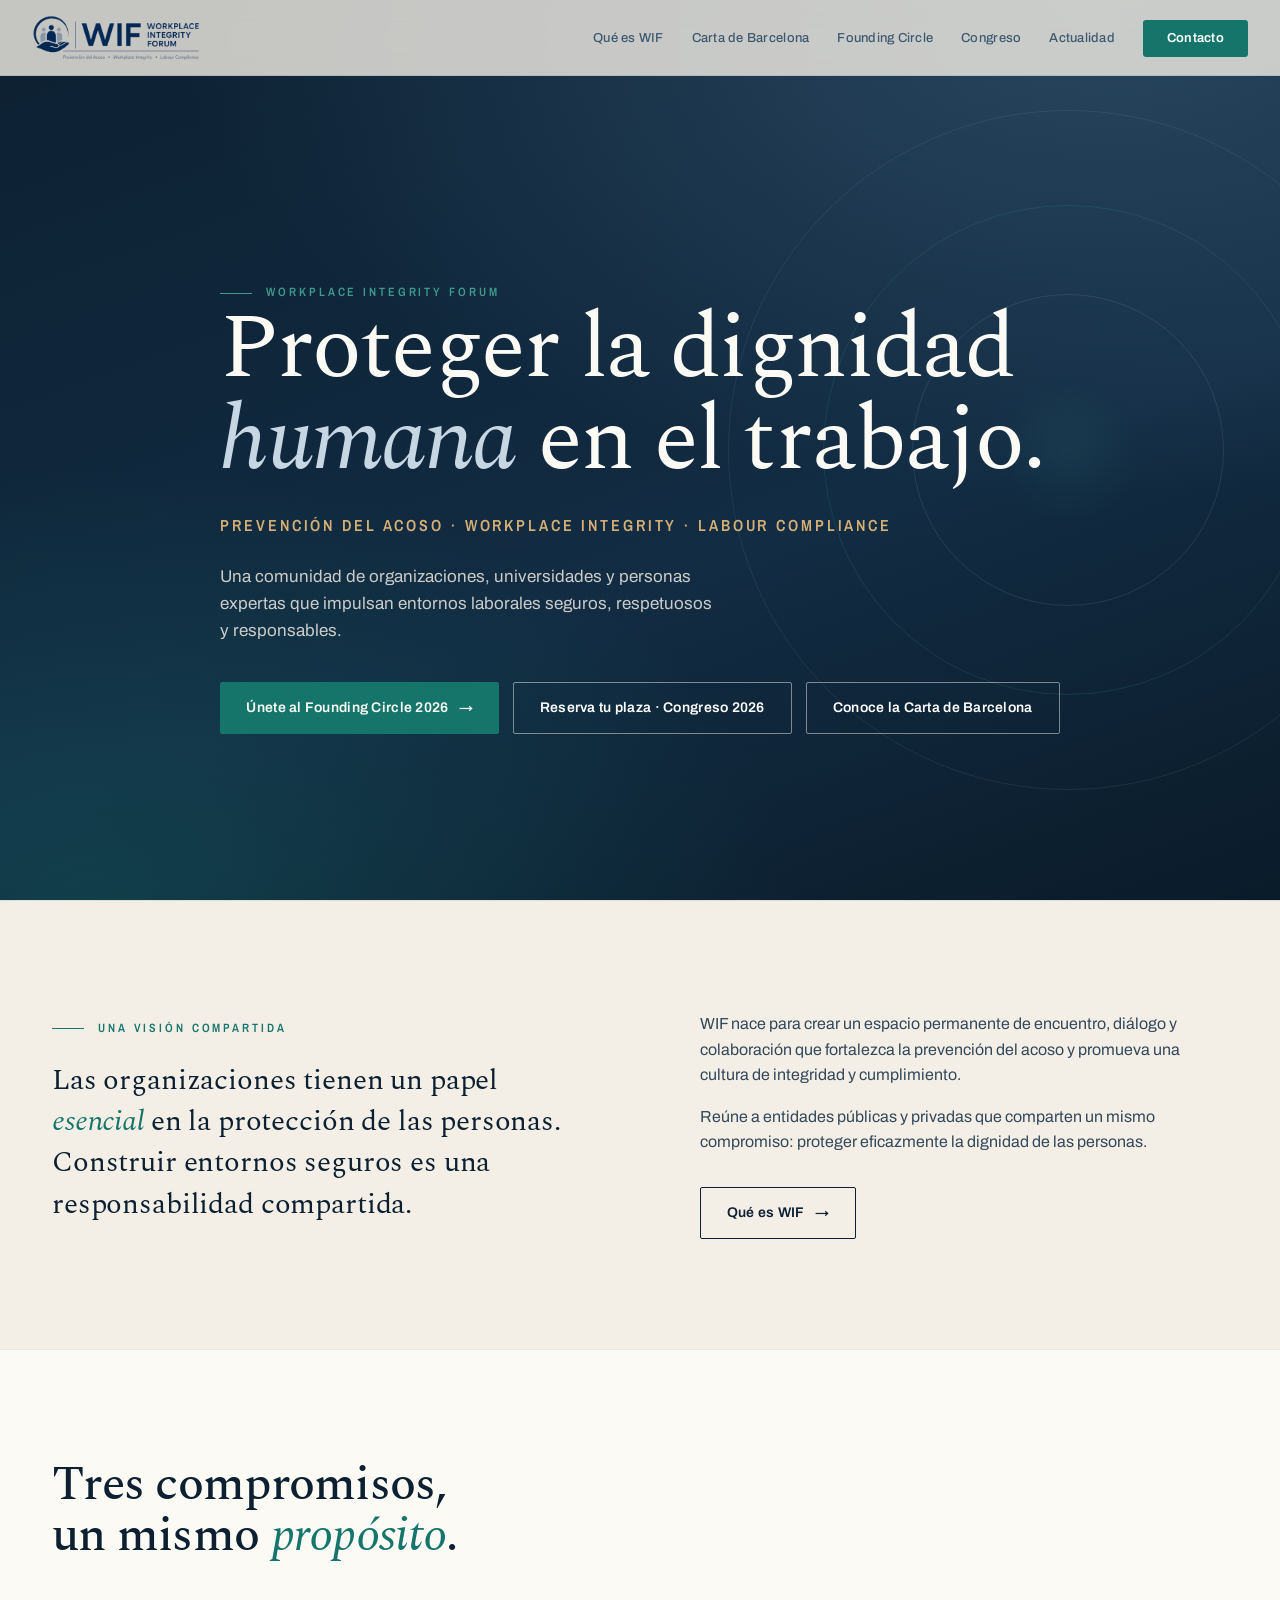
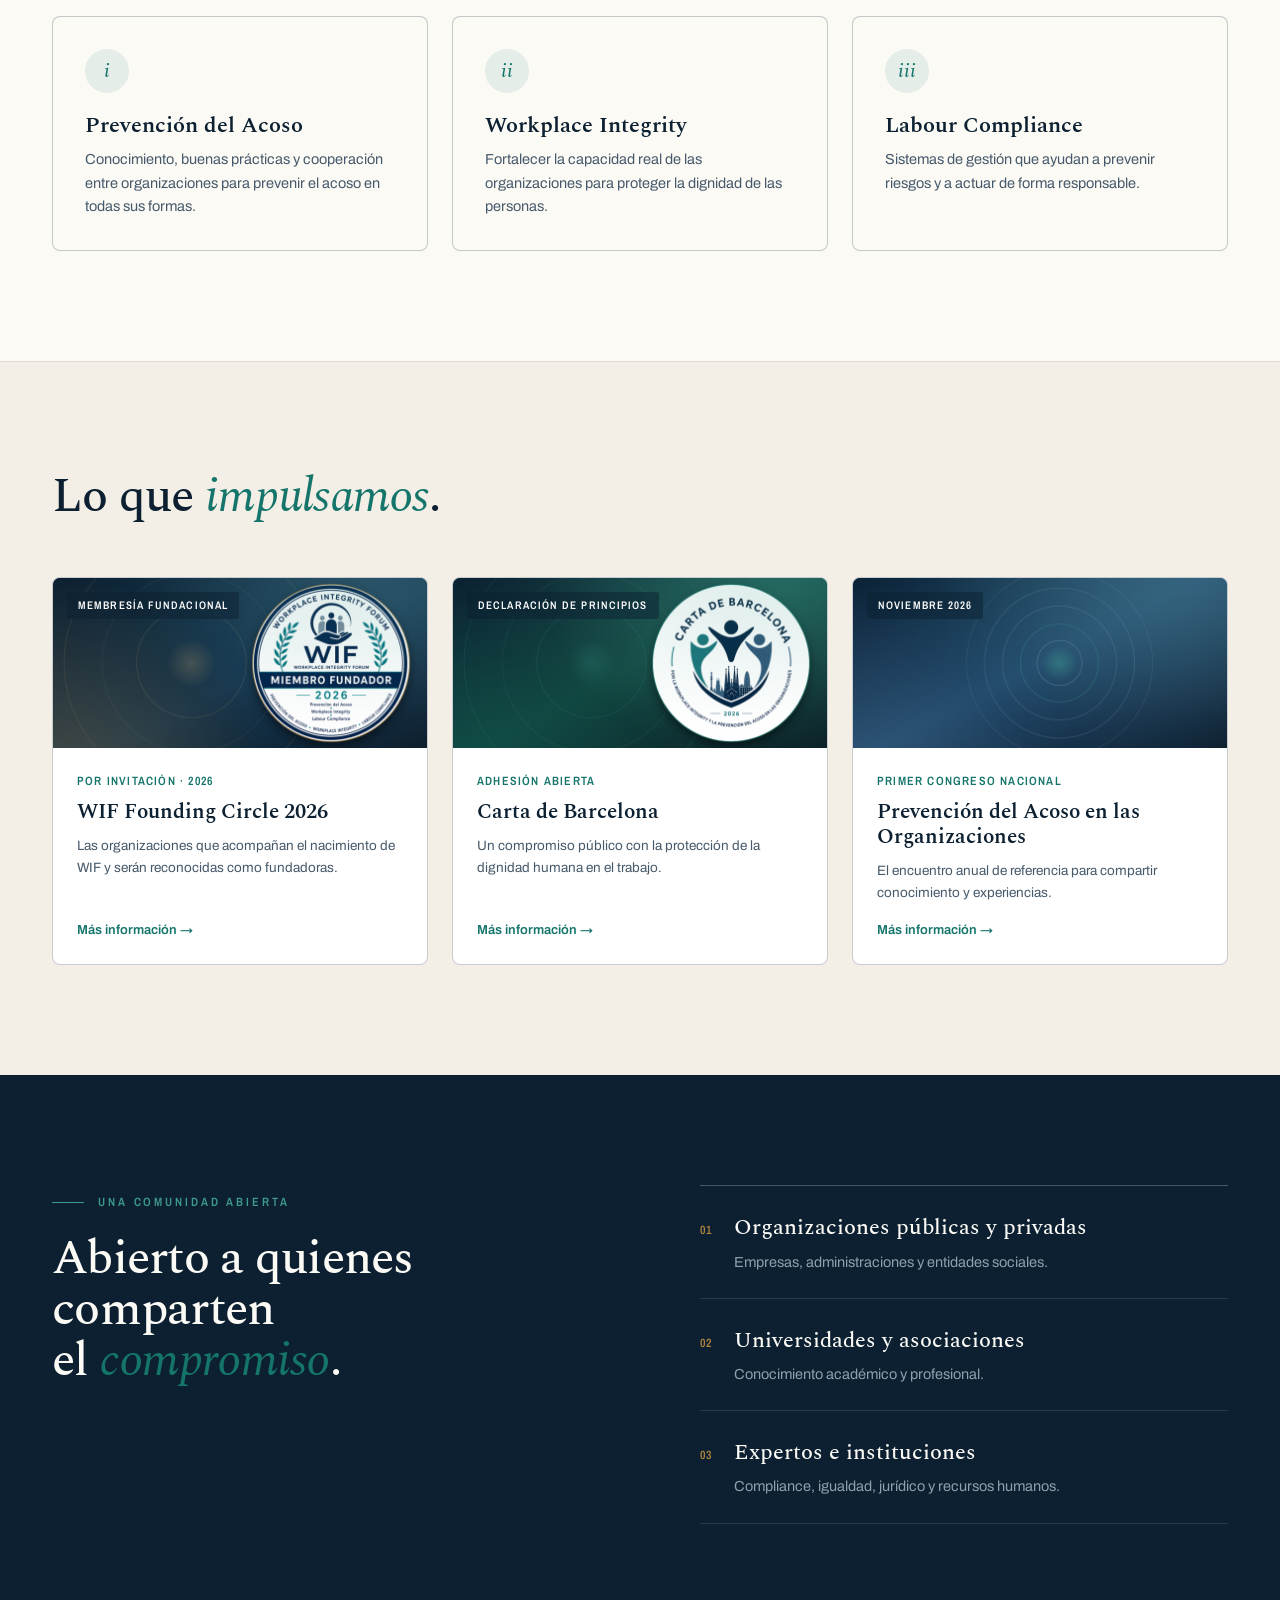
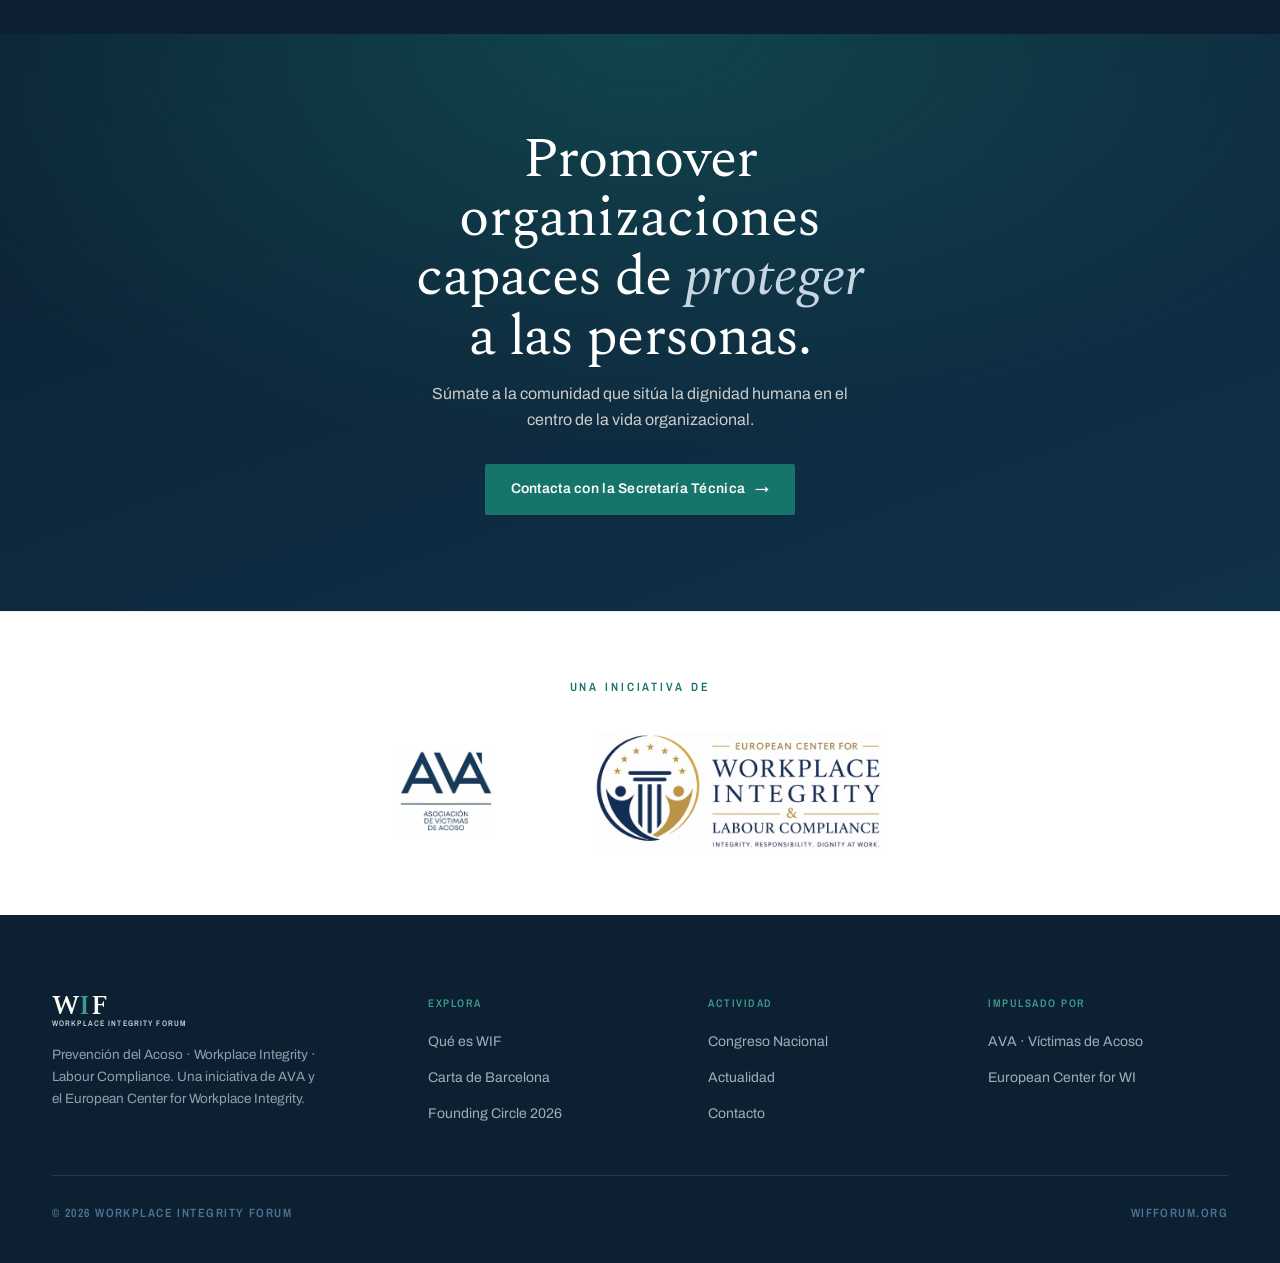
<file: index.html>
<!DOCTYPE html>
<html lang="es">
<head>
<meta charset="UTF-8">
<meta name="viewport" content="width=device-width, initial-scale=1.0">

<!-- ===== SEO ===== -->
<title>Workplace Integrity Forum (WIF) | Prevención del Acoso y dignidad en el trabajo</title>
<meta name="description" content="Workplace Integrity Forum (WIF) es una comunidad de organizaciones, universidades y personas expertas comprometidas con la prevención del acoso, la Workplace Integrity y el Labour Compliance.">
<meta name="keywords" content="Workplace Integrity, prevención del acoso, Labour Compliance, acoso laboral, dignidad en el trabajo, WIF, Carta de Barcelona, congreso prevención acoso">
<link rel="canonical" href="https://www.wifforum.org/">
<meta name="robots" content="index, follow">
<meta name="theme-color" content="#0C2031">

<!-- Open Graph -->
<meta property="og:type" content="website">
<meta property="og:site_name" content="Workplace Integrity Forum">
<meta property="og:locale" content="es_ES">
<meta property="og:title" content="Workplace Integrity Forum (WIF)">
<meta property="og:description" content="Comunidad comprometida con la prevención del acoso, la Workplace Integrity y el Labour Compliance.">
<meta property="og:url" content="https://www.wifforum.org/">
<meta property="og:image" content="https://www.wifforum.org/assets/img/og-image.jpg">
<meta name="twitter:card" content="summary_large_image">
<meta name="twitter:title" content="Workplace Integrity Forum (WIF)">
<meta name="twitter:description" content="Proteger la dignidad humana en el trabajo. Prevención del Acoso · Workplace Integrity · Labour Compliance.">
<meta name="twitter:image" content="https://www.wifforum.org/assets/img/og-image.jpg">

<link rel="icon" href="assets/img/favicon.png" type="image/png">
<link rel="preconnect" href="https://fonts.googleapis.com">
<link rel="preconnect" href="https://fonts.gstatic.com" crossorigin>
<link href="https://fonts.googleapis.com/css2?family=Spectral:ital,wght@0,300;0,400;0,500;0,600;0,700;1,400;1,500;1,600&family=Archivo:wght@400;500;600;700&family=Archivo+Narrow:wght@500;600;700&display=swap" rel="stylesheet">
<link rel="stylesheet" href="assets/css/styles.css">

<!-- Datos estructurados -->
<script type="application/ld+json">
{
  "@context": "https://schema.org",
  "@type": "Organization",
  "name": "Workplace Integrity Forum",
  "alternateName": "WIF",
  "url": "https://www.wifforum.org/",
  "logo": "https://www.wifforum.org/assets/img/wif-logo.svg",
  "description": "Comunidad de organizaciones, instituciones, universidades y personas expertas comprometidas con la prevención del acoso, la Workplace Integrity y el Labour Compliance.",
  "foundingDate": "2026",
  "areaServed": "ES",
  "knowsAbout": ["Prevención del acoso", "Workplace Integrity", "Labour Compliance", "Dignidad en el trabajo"],
  "sameAs": ["https://www.victimasacoso.com", "https://www.workplacecompliance.eu"]
}
</script>
</head>
<body>
<div class="scroll-progress"></div>

<!-- ===== LOGO ===== -->
<header class="site-header">
  <a class="lockup" href="index.html" aria-label="Workplace Integrity Forum — Inicio">
    <img class="logo-img" src="assets/img/wif-logo-trans.png" alt="Workplace Integrity Forum" width="172" height="47">
  </a>
  <button class="nav-toggle" aria-label="Abrir menú" aria-expanded="false"><span></span><span></span><span></span></button>
  <nav class="main-nav" aria-label="Navegación principal">
    <a href="que-es-wif.html">Qué es WIF</a>
    <a href="carta-de-barcelona.html">Carta de Barcelona</a>
    <a href="founding-circle.html">Founding Circle</a>
    <a href="congreso.html">Congreso</a>
    <a href="actualidad.html">Actualidad</a>
    <a class="nav-cta" href="contacto.html">Contacto</a>
  </nav>
</header>

<main>
  <!-- ===== HERO ===== -->
  <section class="page-hero tall">
    <div class="hero-arcs"><span></span><span></span><span></span><span></span></div>
    <div class="wrap">
      <p class="eyebrow light fade">Workplace Integrity Forum</p>
      <h1 class="fade" style="transition-delay:.05s">Proteger la dignidad<br><em>humana</em> en el trabajo.</h1>
      <p class="kicker fade" style="transition-delay:.1s">Prevención del Acoso · Workplace Integrity · Labour Compliance</p>
      <p class="intro fade" style="transition-delay:.16s">Una comunidad de organizaciones, universidades y personas expertas que impulsan entornos laborales seguros, respetuosos y responsables.</p>
      <div class="cta fade" style="transition-delay:.22s">
        <a class="btn btn-primary" href="founding-circle.html">Únete al Founding Circle 2026 <span class="arr">→</span></a>
        <a class="btn btn-ghost light" href="congreso.html">Reserva tu plaza · Congreso 2026</a>
        <a class="btn btn-ghost light" href="carta-de-barcelona.html">Conoce la Carta de Barcelona</a>
      </div>
    </div>
  </section>

  <!-- ===== INTRO / MISIÓN ===== -->
  <section class="block">
    <div class="wrap split top">
      <div class="fade">
        <p class="eyebrow" style="margin-bottom:22px;">Una visión compartida</p>
        <p class="lede">Las organizaciones tienen un papel <em>esencial</em> en la protección de las personas. Construir entornos seguros es una responsabilidad compartida.</p>
      </div>
      <div class="fade" style="transition-delay:.1s">
        <p class="body">WIF nace para crear un espacio permanente de encuentro, diálogo y colaboración que fortalezca la prevención del acoso y promueva una cultura de integridad y cumplimiento.</p>
        <p class="body">Reúne a entidades públicas y privadas que comparten un mismo compromiso: proteger eficazmente la dignidad de las personas.</p>
        <div class="btn-row mt-m"><a class="btn btn-ghost" href="que-es-wif.html">Qué es WIF <span class="arr">→</span></a></div>
      </div>
    </div>
  </section>

  <!-- ===== PILARES ===== -->
  <section class="block alt">
    <div class="wrap">
      <div class="sec-head">
        <div>
        <h2 class="sec-title fade">Tres compromisos, un mismo <em>propósito</em>.</h2></div>
      </div>
      <div class="grid g-3">
        <article class="card fade"><div class="ico">i</div><h4>Prevención del Acoso</h4><p>Conocimiento, buenas prácticas y cooperación entre organizaciones para prevenir el acoso en todas sus formas.</p></article>
        <article class="card fade" style="transition-delay:.08s"><div class="ico">ii</div><h4>Workplace Integrity</h4><p>Fortalecer la capacidad real de las organizaciones para proteger la dignidad de las personas.</p></article>
        <article class="card fade" style="transition-delay:.16s"><div class="ico">iii</div><h4>Labour Compliance</h4><p>Sistemas de gestión que ayudan a prevenir riesgos y a actuar de forma responsable.</p></article>
      </div>
    </div>
  </section>

  <!-- ===== INICIATIVAS ===== -->
  <section class="block">
    <div class="wrap">
      <div class="sec-head">
        <div>
        <h2 class="sec-title fade">Lo que <em>impulsamos</em>.</h2></div>
      </div>
      <div class="grid g-3">
        <a class="ncard fade" href="founding-circle.html">
          <div class="ph ph-navy"><img src="assets/img/card-founding-circle.png" alt="Sello WIF Miembro Fundador 2026" width="760" height="343" loading="lazy"><span class="tag">Membresía fundacional</span></div>
          <div class="cb"><span class="dt">Por invitación · 2026</span><h4>WIF Founding Circle 2026</h4><p>Las organizaciones que acompañan el nacimiento de WIF y serán reconocidas como fundadoras.</p><span class="more">Más información →</span></div>
        </a>
        <a class="ncard fade" href="carta-de-barcelona.html" style="transition-delay:.08s">
          <div class="ph ph-teal"><img src="assets/img/card-carta-de-barcelona.png" alt="Sello Carta de Barcelona 2026" width="760" height="343" loading="lazy"><span class="tag">Declaración de principios</span></div>
          <div class="cb"><span class="dt">Adhesión abierta</span><h4>Carta de Barcelona</h4><p>Un compromiso público con la protección de la dignidad humana en el trabajo.</p><span class="more">Más información →</span></div>
        </a>
        <a class="ncard fade" href="congreso.html" style="transition-delay:.16s">
          <div class="ph ph-steel"><img src="assets/img/card-congreso.png" alt="Prevención del Acoso en las Organizaciones" width="760" height="343" loading="lazy"><span class="tag">Noviembre 2026</span></div>
          <div class="cb"><span class="dt">Primer Congreso Nacional</span><h4>Prevención del Acoso en las Organizaciones</h4><p>El encuentro anual de referencia para compartir conocimiento y experiencias.</p><span class="more">Más información →</span></div>
        </a>
      </div>
    </div>
  </section>

  <!-- ===== COMUNIDAD ABIERTA ===== -->
  <section class="block ink">
    <div class="wrap split top">
      <div class="fade">
        <span class="eyebrow light" style="margin-bottom:22px;">Una comunidad abierta</span>
        <h2 class="sec-title">Abierto a quienes comparten el <em>compromiso</em>.</h2>
      </div>
      <div class="fade" style="transition-delay:.1s">
        <div class="pillars">
          <div class="pillar"><span class="k">01</span><div><h4>Organizaciones públicas y privadas</h4><p>Empresas, administraciones y entidades sociales.</p></div></div>
          <div class="pillar"><span class="k">02</span><div><h4>Universidades y asociaciones</h4><p>Conocimiento académico y profesional.</p></div></div>
          <div class="pillar"><span class="k">03</span><div><h4>Expertos e instituciones</h4><p>Compliance, igualdad, jurídico y recursos humanos.</p></div></div>
        </div>
      </div>
    </div>
  </section>

  <!-- ===== CTA ===== -->
  <section class="cta-band">
    <div class="wrap fade">
      <h2>Promover organizaciones capaces de <em>proteger</em> a las personas.</h2>
      <p>Súmate a la comunidad que sitúa la dignidad humana en el centro de la vida organizacional.</p>
      <div class="btn-row"><a class="btn btn-primary" href="contacto.html">Contacta con la Secretaría Técnica <span class="arr">→</span></a></div>
    </div>
  </section>
</main>

<!-- ===== FOOTER ===== -->
<!-- ===== INICIATIVA DE ===== -->
<section class="partners">
  <div class="wrap">
    <p class="partners-label">Una iniciativa de</p>
    <div class="partners-logos">
      <a href="https://www.victimasacoso.com" target="_blank" rel="noopener" aria-label="AVA · Asociación de Víctimas de Acoso">
        <img class="p-ava" src="assets/img/logo-ava.png" alt="AVA — Asociación de Víctimas de Acoso" width="405" height="354">
      </a>
      <a href="https://www.workplacecompliance.eu" target="_blank" rel="noopener" aria-label="European Center for Workplace Integrity &amp; Labour Compliance">
        <img class="p-ecc" src="assets/img/logo-european-center.png" alt="European Center for Workplace Integrity &amp; Labour Compliance" width="700" height="282">
      </a>
    </div>
  </div>
</section>

<footer class="site-footer">
  <div class="wrap">
    <div class="top">
      <div>
        <a class="lockup on-dark" href="index.html" aria-label="Workplace Integrity Forum">
          <span class="wm"><span class="wif">W<b>I</b>F</span><span class="full">Workplace Integrity Forum</span></span>
        </a>
        <p class="blurb">Prevención del Acoso · Workplace Integrity · Labour Compliance. Una iniciativa de AVA y el European Center for Workplace Integrity.</p>
      </div>
      <div><h5>Explora</h5><ul>
        <li><a href="que-es-wif.html">Qué es WIF</a></li>
        <li><a href="carta-de-barcelona.html">Carta de Barcelona</a></li>
        <li><a href="founding-circle.html">Founding Circle 2026</a></li>
      </ul></div>
      <div><h5>Actividad</h5><ul>
        <li><a href="congreso.html">Congreso Nacional</a></li>
        <li><a href="actualidad.html">Actualidad</a></li>
        <li><a href="contacto.html">Contacto</a></li>
      </ul></div>
      <div><h5>Impulsado por</h5><ul>
        <li><a href="https://www.victimasacoso.com" target="_blank" rel="noopener">AVA · Víctimas de Acoso</a></li>
        <li><a href="https://www.workplacecompliance.eu" target="_blank" rel="noopener">European Center for WI</a></li>
      </ul></div>
    </div>
    <div class="bottom">
      <span>© 2026 Workplace Integrity Forum</span>
      <span>WIFFORUM.ORG</span>
    </div>
  </div>
</footer>
<script src="assets/js/main.js"></script>
</body>
</html>
</file>
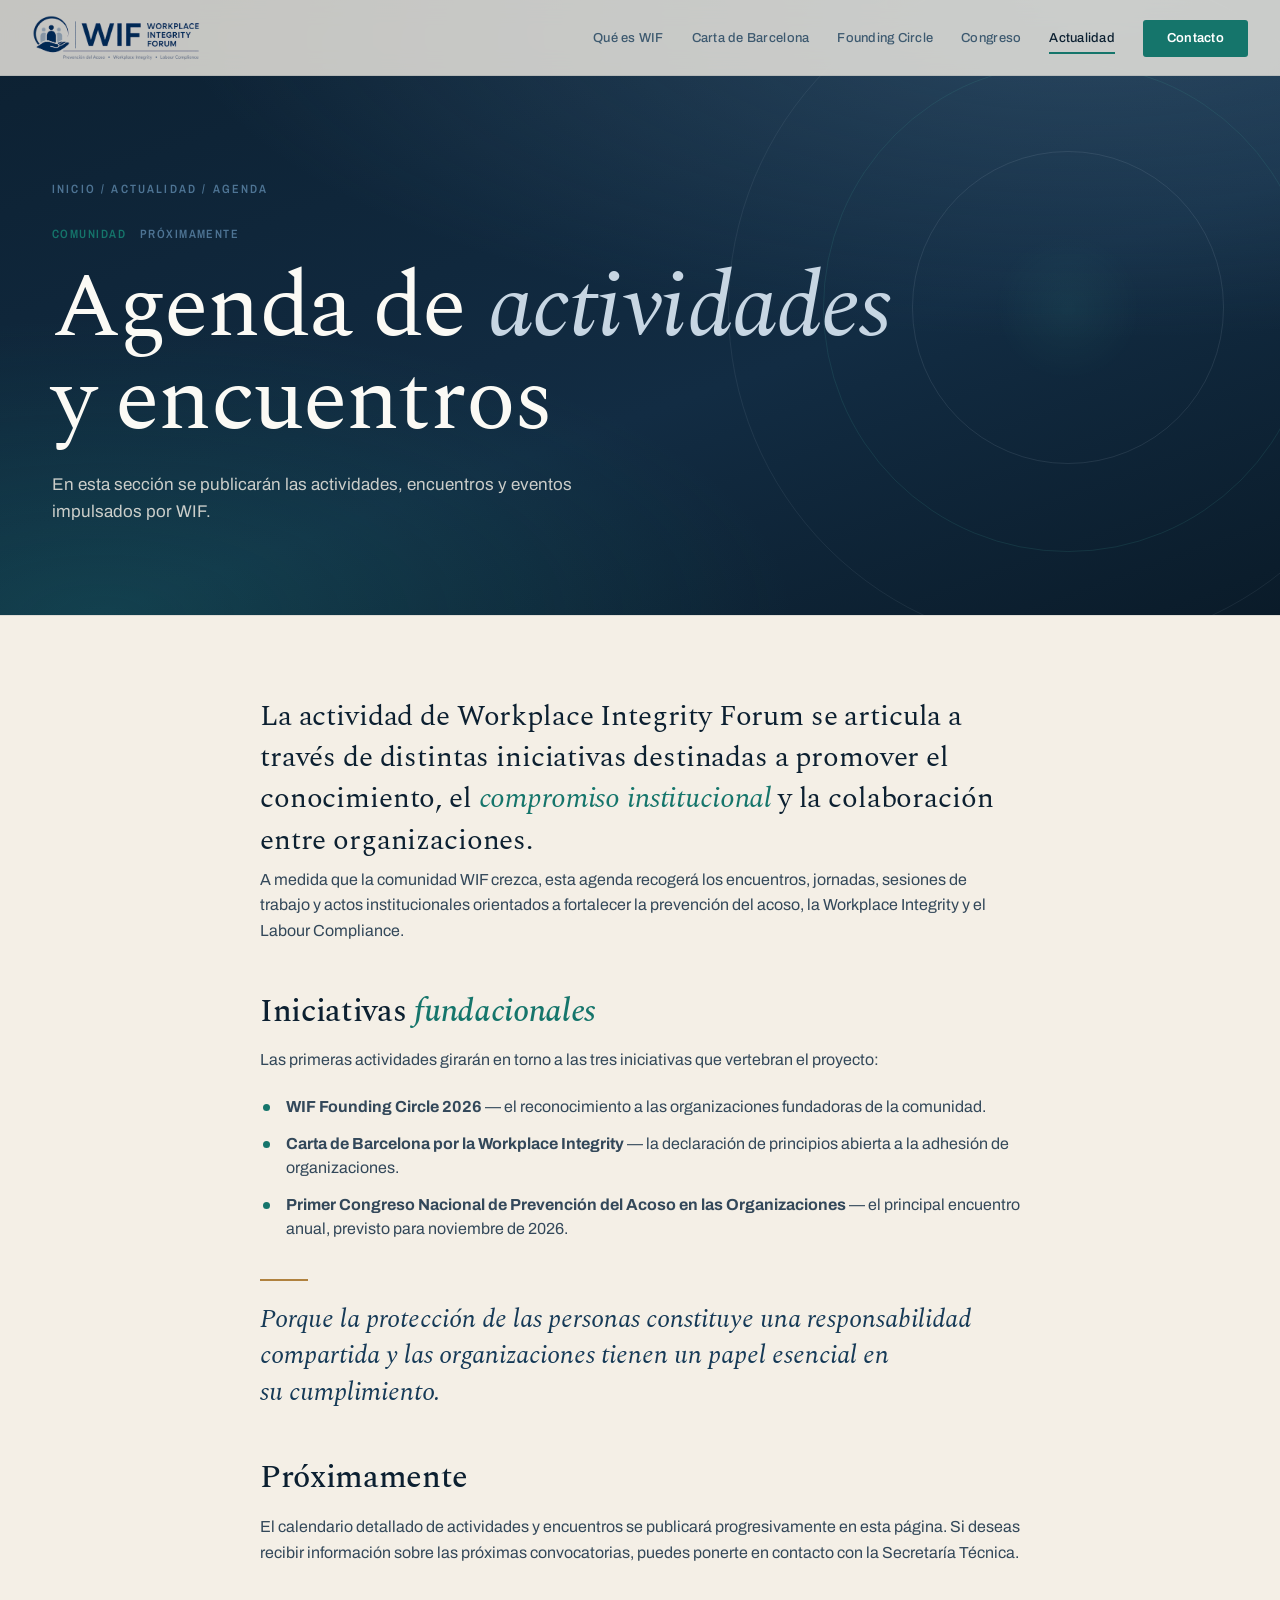
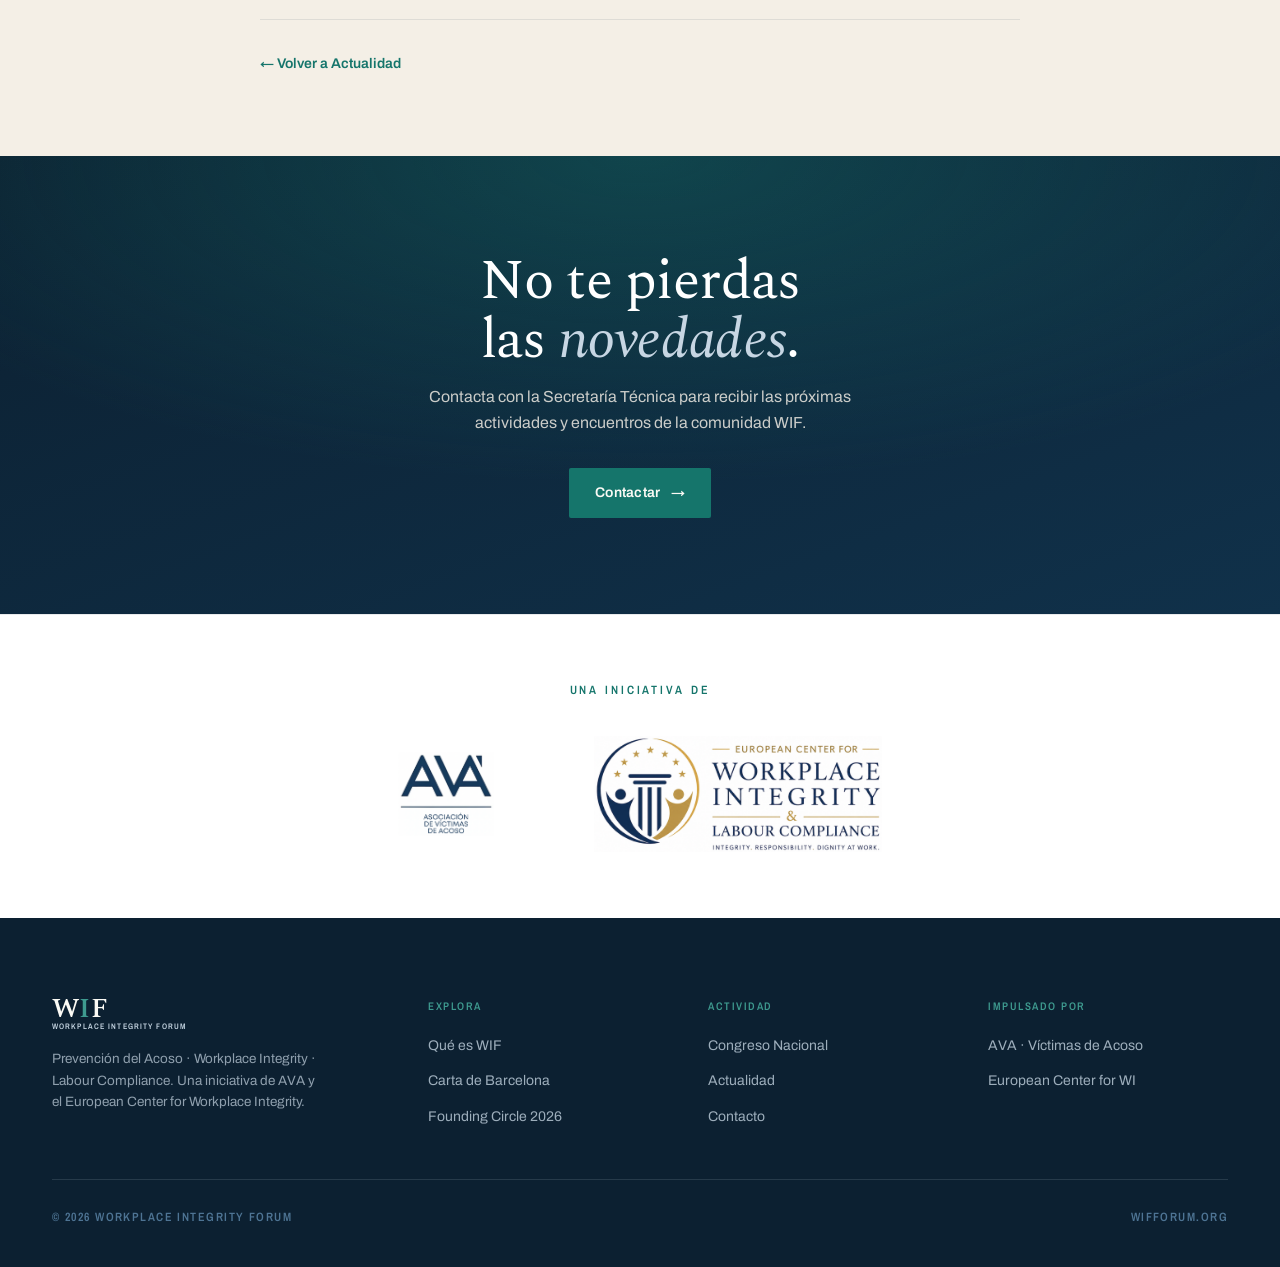
<file: actualidad-agenda.html>
<!DOCTYPE html>
<html lang="es">
<head>
<meta charset="UTF-8">
<meta name="viewport" content="width=device-width, initial-scale=1.0">
<title>Agenda de actividades y encuentros de WIF | WIF</title>
<meta name="description" content="En esta sección se publicarán las actividades, encuentros y eventos impulsados por Workplace Integrity Forum para fortalecer la prevención del acoso, la Workplace Integrity y el Labour Compliance.">
<link rel="canonical" href="https://www.wifforum.org/actualidad-agenda.html">
<meta name="robots" content="index, follow">
<meta name="theme-color" content="#0C2031">
<meta property="og:type" content="article">
<meta property="og:site_name" content="Workplace Integrity Forum">
<meta property="og:locale" content="es_ES">
<meta property="og:title" content="Agenda de actividades y encuentros de WIF">
<meta property="og:description" content="Actividades, encuentros y eventos impulsados por Workplace Integrity Forum.">
<meta property="og:url" content="https://www.wifforum.org/actualidad-agenda.html">
<meta property="og:image" content="https://www.wifforum.org/assets/img/og-image.jpg">
<meta name="twitter:card" content="summary_large_image">
<link rel="icon" href="assets/img/favicon.png" type="image/png">
<link rel="preconnect" href="https://fonts.googleapis.com">
<link rel="preconnect" href="https://fonts.gstatic.com" crossorigin>
<link href="https://fonts.googleapis.com/css2?family=Spectral:ital,wght@0,300;0,400;0,500;0,600;0,700;1,400;1,500;1,600&family=Archivo:wght@400;500;600;700&family=Archivo+Narrow:wght@500;600;700&display=swap" rel="stylesheet">
<link rel="stylesheet" href="assets/css/styles.css">
<script type="application/ld+json">
{"@context":"https://schema.org","@type":"WebPage","name":"Agenda de actividades y encuentros de WIF","url":"https://www.wifforum.org/actualidad-agenda.html","publisher":{"@type":"Organization","name":"Workplace Integrity Forum","alternateName":"WIF"}}
</script>
</head>
<body>
<div class="scroll-progress"></div>

<!-- ===== LOGO ===== -->
<header class="site-header">
  <a class="lockup" href="index.html" aria-label="Workplace Integrity Forum — Inicio">
    <img class="logo-img" src="assets/img/wif-logo-trans.png" alt="Workplace Integrity Forum" width="172" height="47">
  </a>
  <button class="nav-toggle" aria-label="Abrir menú" aria-expanded="false"><span></span><span></span><span></span></button>
  <nav class="main-nav" aria-label="Navegación principal">
    <a href="que-es-wif.html">Qué es WIF</a>
    <a href="carta-de-barcelona.html">Carta de Barcelona</a>
    <a href="founding-circle.html">Founding Circle</a>
    <a href="congreso.html">Congreso</a>
    <a href="actualidad.html" class="active">Actualidad</a>
    <a class="nav-cta" href="contacto.html">Contacto</a>
  </nav>
</header>

<main>
  <section class="page-hero">
    <div class="hero-arcs"><span></span><span></span><span></span><span></span></div>
    <div class="wrap">
      <p class="crumb fade"><a href="actualidad.html" style="color:inherit;text-decoration:none;">Inicio / Actualidad</a> / Agenda</p>
      <p class="article-meta fade" style="transition-delay:.04s"><span class="tag-chip">Comunidad</span><span>Próximamente</span></p>
      <h1 class="fade" style="transition-delay:.05s">Agenda de <em>actividades</em> y encuentros</h1>
      <p class="intro fade" style="transition-delay:.14s">En esta sección se publicarán las actividades, encuentros y eventos impulsados por WIF.</p>
    </div>
  </section>

  <section class="block tight">
    <div class="wrap">
      <div class="article">
        <p class="lede fade">La actividad de Workplace Integrity Forum se articula a través de distintas iniciativas destinadas a promover el conocimiento, el <em>compromiso institucional</em> y la colaboración entre organizaciones.</p>

        <p class="body fade">A medida que la comunidad WIF crezca, esta agenda recogerá los encuentros, jornadas, sesiones de trabajo y actos institucionales orientados a fortalecer la prevención del acoso, la Workplace Integrity y el Labour Compliance.</p>

        <h2 class="fade">Iniciativas <em>fundacionales</em></h2>
        <p class="body fade">Las primeras actividades girarán en torno a las tres iniciativas que vertebran el proyecto:</p>
        <ul class="dots fade">
          <li><strong>WIF Founding Circle 2026</strong> — el reconocimiento a las organizaciones fundadoras de la comunidad.</li>
          <li><strong>Carta de Barcelona por la Workplace Integrity</strong> — la declaración de principios abierta a la adhesión de organizaciones.</li>
          <li><strong>Primer Congreso Nacional de Prevención del Acoso en las Organizaciones</strong> — el principal encuentro anual, previsto para noviembre de 2026.</li>
        </ul>

        <p class="pull fade">Porque la protección de las personas constituye una responsabilidad compartida y las organizaciones tienen un papel esencial en su cumplimiento.</p>

        <h2 class="fade">Próximamente</h2>
        <p class="body fade">El calendario detallado de actividades y encuentros se publicará progresivamente en esta página. Si deseas recibir información sobre las próximas convocatorias, puedes ponerte en contacto con la Secretaría Técnica.</p>
      </div>

      <div class="article-foot fade">
        <a class="back-link" href="actualidad.html">← Volver a Actualidad</a>
      </div>
    </div>
  </section>

  <section class="cta-band">
    <div class="wrap fade">
      <h2>No te pierdas las <em>novedades</em>.</h2>
      <p>Contacta con la Secretaría Técnica para recibir las próximas actividades y encuentros de la comunidad WIF.</p>
      <div class="btn-row"><a class="btn btn-primary" href="contacto.html">Contactar <span class="arr">→</span></a></div>
    </div>
  </section>
</main>

<!-- ===== INICIATIVA DE ===== -->
<section class="partners">
  <div class="wrap">
    <p class="partners-label">Una iniciativa de</p>
    <div class="partners-logos">
      <a href="https://www.victimasacoso.com" target="_blank" rel="noopener" aria-label="AVA · Asociación de Víctimas de Acoso">
        <img class="p-ava" src="assets/img/logo-ava.png" alt="AVA — Asociación de Víctimas de Acoso" width="405" height="354">
      </a>
      <a href="https://www.workplacecompliance.eu" target="_blank" rel="noopener" aria-label="European Center for Workplace Integrity &amp; Labour Compliance">
        <img class="p-ecc" src="assets/img/logo-european-center.png" alt="European Center for Workplace Integrity &amp; Labour Compliance" width="700" height="282">
      </a>
    </div>
  </div>
</section>

<footer class="site-footer">
  <div class="wrap">
    <div class="top">
      <div>
        <a class="lockup on-dark" href="index.html" aria-label="Workplace Integrity Forum"><span class="wm"><span class="wif">W<b>I</b>F</span><span class="full">Workplace Integrity Forum</span></span></a>
        <p class="blurb">Prevención del Acoso · Workplace Integrity · Labour Compliance. Una iniciativa de AVA y el European Center for Workplace Integrity.</p>
      </div>
      <div><h5>Explora</h5><ul><li><a href="que-es-wif.html">Qué es WIF</a></li><li><a href="carta-de-barcelona.html">Carta de Barcelona</a></li><li><a href="founding-circle.html">Founding Circle 2026</a></li></ul></div>
      <div><h5>Actividad</h5><ul><li><a href="congreso.html">Congreso Nacional</a></li><li><a href="actualidad.html">Actualidad</a></li><li><a href="contacto.html">Contacto</a></li></ul></div>
      <div><h5>Impulsado por</h5><ul><li><a href="https://www.victimasacoso.com" target="_blank" rel="noopener">AVA · Víctimas de Acoso</a></li><li><a href="https://www.workplacecompliance.eu" target="_blank" rel="noopener">European Center for WI</a></li></ul></div>
    </div>
    <div class="bottom"><span>© 2026 Workplace Integrity Forum</span><span>WIFFORUM.ORG</span></div>
  </div>
</footer>
<script src="assets/js/main.js"></script>
</body>
</html>
</file>
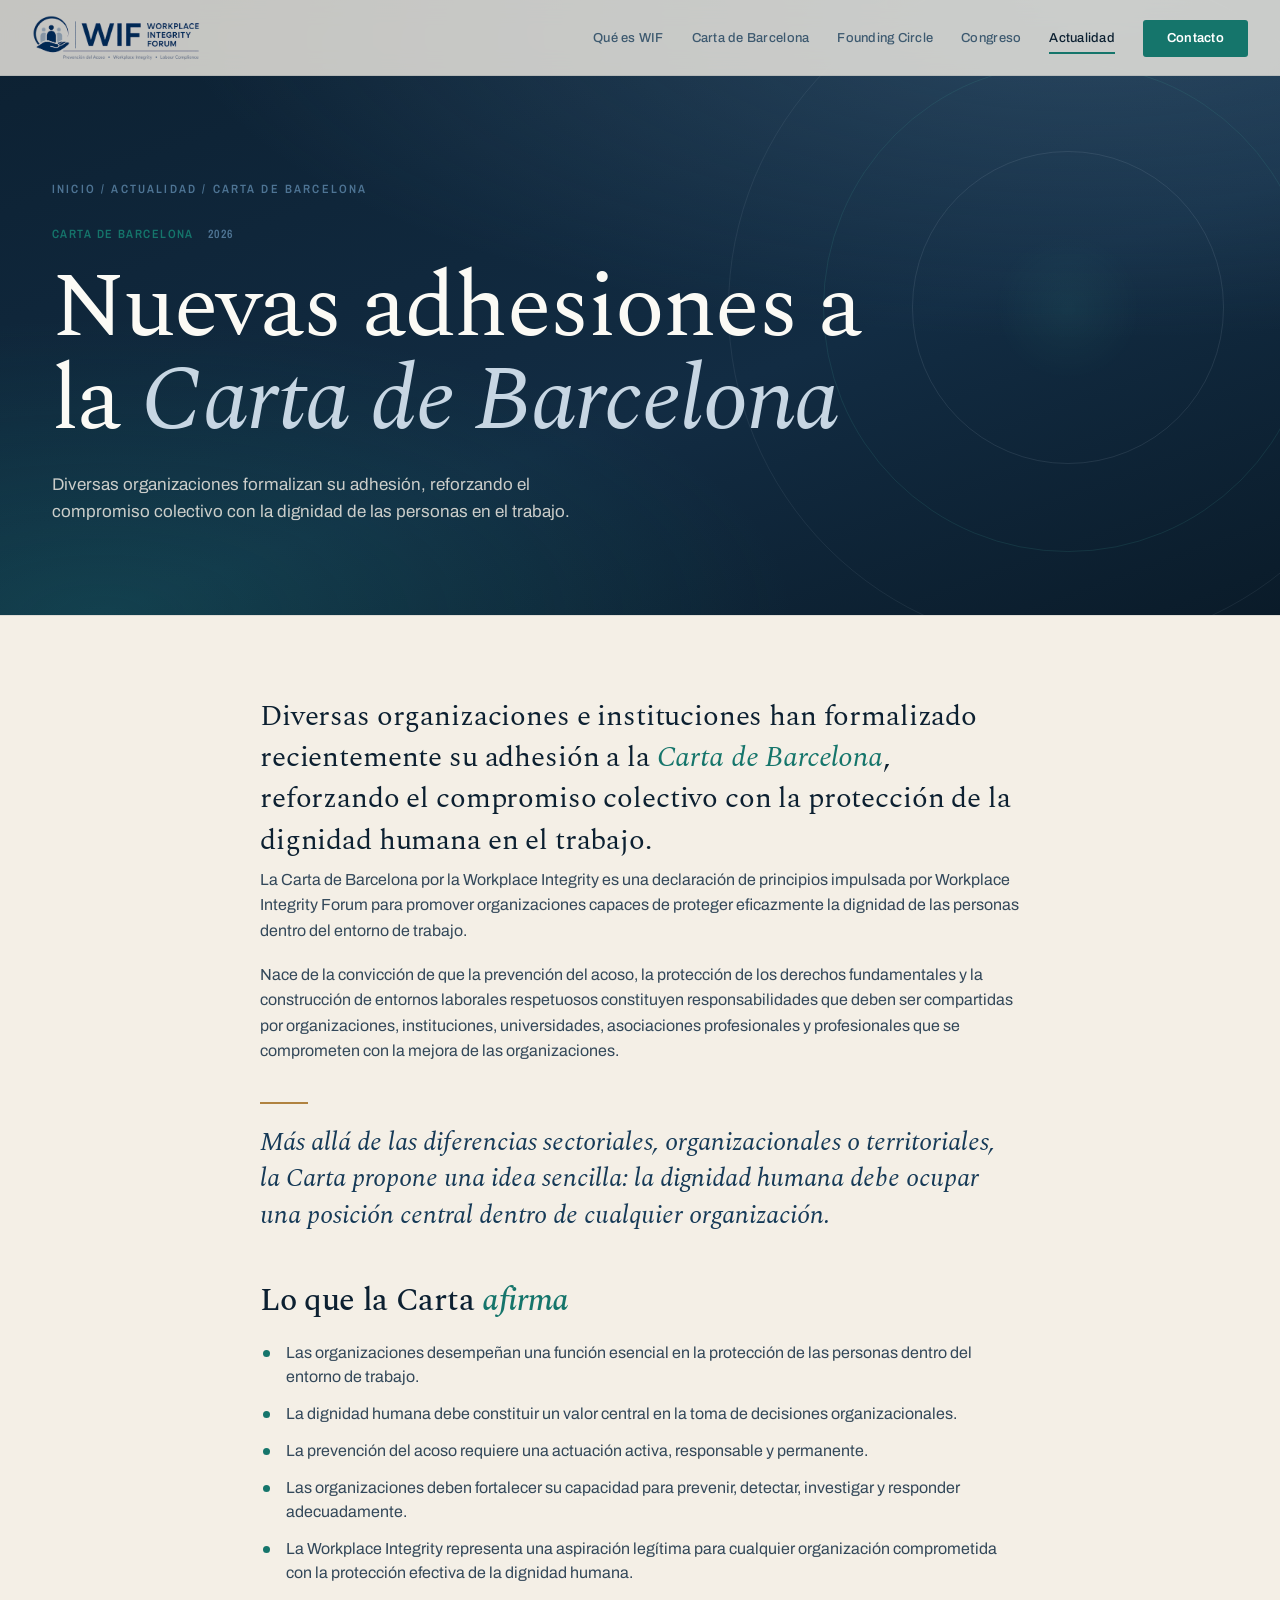
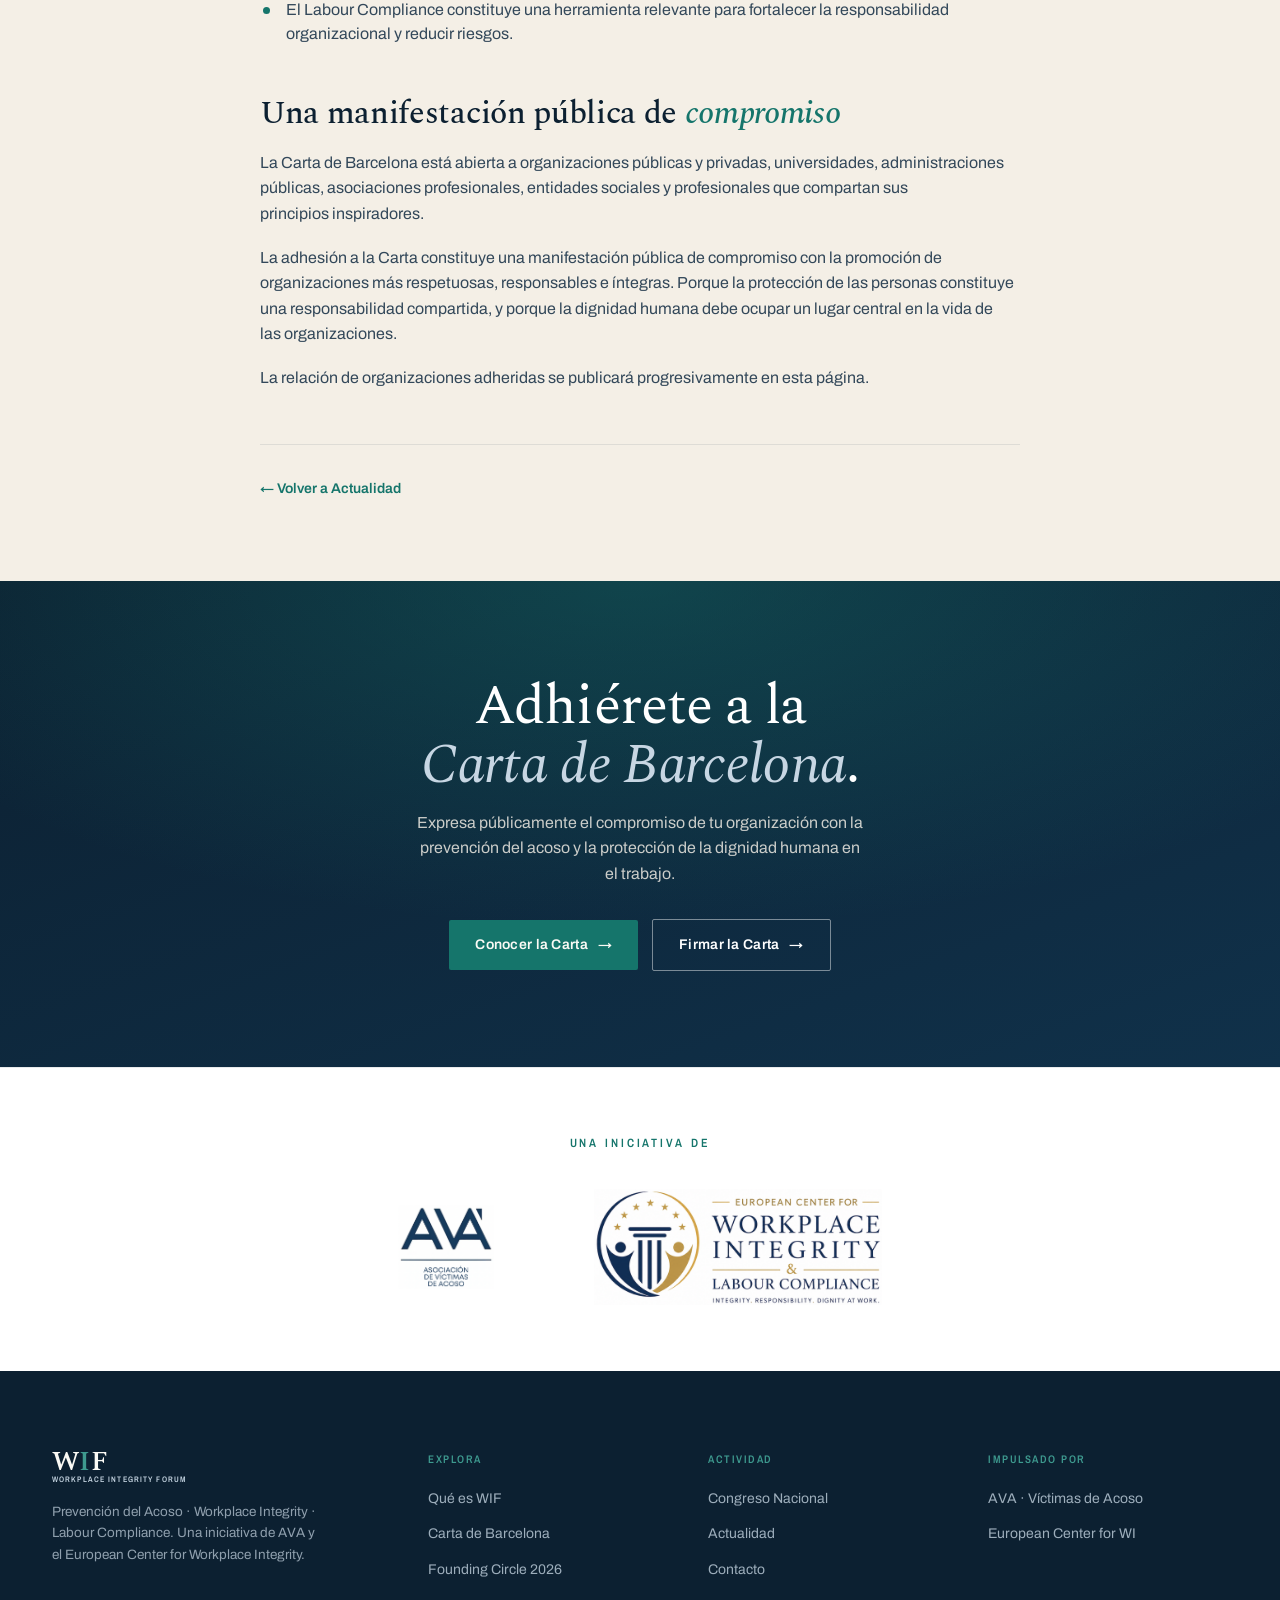
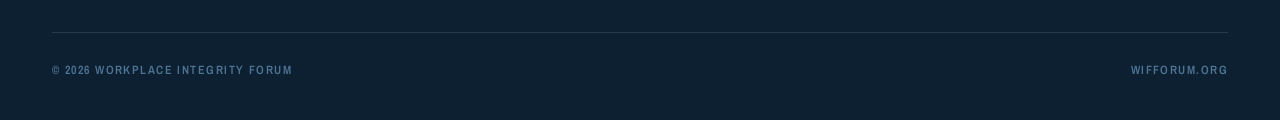
<file: actualidad-carta-barcelona.html>
<!DOCTYPE html>
<html lang="es">
<head>
<meta charset="UTF-8">
<meta name="viewport" content="width=device-width, initial-scale=1.0">
<title>Nuevas adhesiones a la Carta de Barcelona | WIF</title>
<meta name="description" content="Diversas organizaciones e instituciones formalizan su adhesión a la Carta de Barcelona por la Workplace Integrity, reforzando el compromiso colectivo con la dignidad humana en el trabajo.">
<link rel="canonical" href="https://www.wifforum.org/actualidad-carta-barcelona.html">
<meta name="robots" content="index, follow">
<meta name="theme-color" content="#0C2031">
<meta property="og:type" content="article">
<meta property="og:site_name" content="Workplace Integrity Forum">
<meta property="og:locale" content="es_ES">
<meta property="og:title" content="Nuevas adhesiones a la Carta de Barcelona">
<meta property="og:description" content="Diversas organizaciones formalizan su adhesión, reforzando el compromiso colectivo con la dignidad en el trabajo.">
<meta property="og:url" content="https://www.wifforum.org/actualidad-carta-barcelona.html">
<meta property="og:image" content="https://www.wifforum.org/assets/img/og-image.jpg">
<meta name="twitter:card" content="summary_large_image">
<link rel="icon" href="assets/img/favicon.png" type="image/png">
<link rel="preconnect" href="https://fonts.googleapis.com">
<link rel="preconnect" href="https://fonts.gstatic.com" crossorigin>
<link href="https://fonts.googleapis.com/css2?family=Spectral:ital,wght@0,300;0,400;0,500;0,600;0,700;1,400;1,500;1,600&family=Archivo:wght@400;500;600;700&family=Archivo+Narrow:wght@500;600;700&display=swap" rel="stylesheet">
<link rel="stylesheet" href="assets/css/styles.css">
<script type="application/ld+json">
{"@context":"https://schema.org","@type":"NewsArticle","headline":"Nuevas adhesiones a la Carta de Barcelona por la Workplace Integrity","datePublished":"2026-01-01","inLanguage":"es","mainEntityOfPage":"https://www.wifforum.org/actualidad-carta-barcelona.html","publisher":{"@type":"Organization","name":"Workplace Integrity Forum","alternateName":"WIF"}}
</script>
</head>
<body>
<div class="scroll-progress"></div>

<!-- ===== LOGO ===== -->
<header class="site-header">
  <a class="lockup" href="index.html" aria-label="Workplace Integrity Forum — Inicio">
    <img class="logo-img" src="assets/img/wif-logo-trans.png" alt="Workplace Integrity Forum" width="172" height="47">
  </a>
  <button class="nav-toggle" aria-label="Abrir menú" aria-expanded="false"><span></span><span></span><span></span></button>
  <nav class="main-nav" aria-label="Navegación principal">
    <a href="que-es-wif.html">Qué es WIF</a>
    <a href="carta-de-barcelona.html">Carta de Barcelona</a>
    <a href="founding-circle.html">Founding Circle</a>
    <a href="congreso.html">Congreso</a>
    <a href="actualidad.html" class="active">Actualidad</a>
    <a class="nav-cta" href="contacto.html">Contacto</a>
  </nav>
</header>

<main>
  <section class="page-hero">
    <div class="hero-arcs"><span></span><span></span><span></span><span></span></div>
    <div class="wrap">
      <p class="crumb fade"><a href="actualidad.html" style="color:inherit;text-decoration:none;">Inicio / Actualidad</a> / Carta de Barcelona</p>
      <p class="article-meta fade" style="transition-delay:.04s"><span class="tag-chip">Carta de Barcelona</span><span>2026</span></p>
      <h1 class="fade" style="transition-delay:.05s">Nuevas adhesiones a la <em>Carta de Barcelona</em></h1>
      <p class="intro fade" style="transition-delay:.14s">Diversas organizaciones formalizan su adhesión, reforzando el compromiso colectivo con la dignidad de las personas en el trabajo.</p>
    </div>
  </section>

  <section class="block tight">
    <div class="wrap">
      <div class="article">
        <p class="lede fade">Diversas organizaciones e instituciones han formalizado recientemente su adhesión a la <em>Carta de Barcelona</em>, reforzando el compromiso colectivo con la protección de la dignidad humana en el trabajo.</p>

        <p class="body fade">La Carta de Barcelona por la Workplace Integrity es una declaración de principios impulsada por Workplace Integrity Forum para promover organizaciones capaces de proteger eficazmente la dignidad de las personas dentro del entorno de trabajo.</p>

        <p class="body fade">Nace de la convicción de que la prevención del acoso, la protección de los derechos fundamentales y la construcción de entornos laborales respetuosos constituyen responsabilidades que deben ser compartidas por organizaciones, instituciones, universidades, asociaciones profesionales y profesionales que se comprometen con la mejora de las organizaciones.</p>

        <p class="pull fade">Más allá de las diferencias sectoriales, organizacionales o territoriales, la Carta propone una idea sencilla: la dignidad humana debe ocupar una posición central dentro de cualquier organización.</p>

        <h2 class="fade">Lo que la Carta <em>afirma</em></h2>
        <ul class="dots fade">
          <li>Las organizaciones desempeñan una función esencial en la protección de las personas dentro del entorno de trabajo.</li>
          <li>La dignidad humana debe constituir un valor central en la toma de decisiones organizacionales.</li>
          <li>La prevención del acoso requiere una actuación activa, responsable y permanente.</li>
          <li>Las organizaciones deben fortalecer su capacidad para prevenir, detectar, investigar y responder adecuadamente.</li>
          <li>La Workplace Integrity representa una aspiración legítima para cualquier organización comprometida con la protección efectiva de la dignidad humana.</li>
          <li>El Labour Compliance constituye una herramienta relevante para fortalecer la responsabilidad organizacional y reducir riesgos.</li>
        </ul>

        <h2 class="fade">Una manifestación pública de <em>compromiso</em></h2>
        <p class="body fade">La Carta de Barcelona está abierta a organizaciones públicas y privadas, universidades, administraciones públicas, asociaciones profesionales, entidades sociales y profesionales que compartan sus principios inspiradores.</p>
        <p class="body fade">La adhesión a la Carta constituye una manifestación pública de compromiso con la promoción de organizaciones más respetuosas, responsables e íntegras. Porque la protección de las personas constituye una responsabilidad compartida, y porque la dignidad humana debe ocupar un lugar central en la vida de las organizaciones.</p>

        <p class="body fade">La relación de organizaciones adheridas se publicará progresivamente en esta página.</p>
      </div>

      <div class="article-foot fade">
        <a class="back-link" href="actualidad.html">← Volver a Actualidad</a>
      </div>
    </div>
  </section>

  <section class="cta-band">
    <div class="wrap fade">
      <h2>Adhiérete a la <em>Carta de Barcelona</em>.</h2>
      <p>Expresa públicamente el compromiso de tu organización con la prevención del acoso y la protección de la dignidad humana en el trabajo.</p>
      <div class="btn-row"><a class="btn btn-primary" href="carta-de-barcelona.html">Conocer la Carta <span class="arr">→</span></a><a class="btn btn-ghost light" href="contacto.html">Firmar la Carta <span class="arr">→</span></a></div>
    </div>
  </section>
</main>

<!-- ===== INICIATIVA DE ===== -->
<section class="partners">
  <div class="wrap">
    <p class="partners-label">Una iniciativa de</p>
    <div class="partners-logos">
      <a href="https://www.victimasacoso.com" target="_blank" rel="noopener" aria-label="AVA · Asociación de Víctimas de Acoso">
        <img class="p-ava" src="assets/img/logo-ava.png" alt="AVA — Asociación de Víctimas de Acoso" width="405" height="354">
      </a>
      <a href="https://www.workplacecompliance.eu" target="_blank" rel="noopener" aria-label="European Center for Workplace Integrity &amp; Labour Compliance">
        <img class="p-ecc" src="assets/img/logo-european-center.png" alt="European Center for Workplace Integrity &amp; Labour Compliance" width="700" height="282">
      </a>
    </div>
  </div>
</section>

<footer class="site-footer">
  <div class="wrap">
    <div class="top">
      <div>
        <a class="lockup on-dark" href="index.html" aria-label="Workplace Integrity Forum"><span class="wm"><span class="wif">W<b>I</b>F</span><span class="full">Workplace Integrity Forum</span></span></a>
        <p class="blurb">Prevención del Acoso · Workplace Integrity · Labour Compliance. Una iniciativa de AVA y el European Center for Workplace Integrity.</p>
      </div>
      <div><h5>Explora</h5><ul><li><a href="que-es-wif.html">Qué es WIF</a></li><li><a href="carta-de-barcelona.html">Carta de Barcelona</a></li><li><a href="founding-circle.html">Founding Circle 2026</a></li></ul></div>
      <div><h5>Actividad</h5><ul><li><a href="congreso.html">Congreso Nacional</a></li><li><a href="actualidad.html">Actualidad</a></li><li><a href="contacto.html">Contacto</a></li></ul></div>
      <div><h5>Impulsado por</h5><ul><li><a href="https://www.victimasacoso.com" target="_blank" rel="noopener">AVA · Víctimas de Acoso</a></li><li><a href="https://www.workplacecompliance.eu" target="_blank" rel="noopener">European Center for WI</a></li></ul></div>
    </div>
    <div class="bottom"><span>© 2026 Workplace Integrity Forum</span><span>WIFFORUM.ORG</span></div>
  </div>
</footer>
<script src="assets/js/main.js"></script>
</body>
</html>
</file>
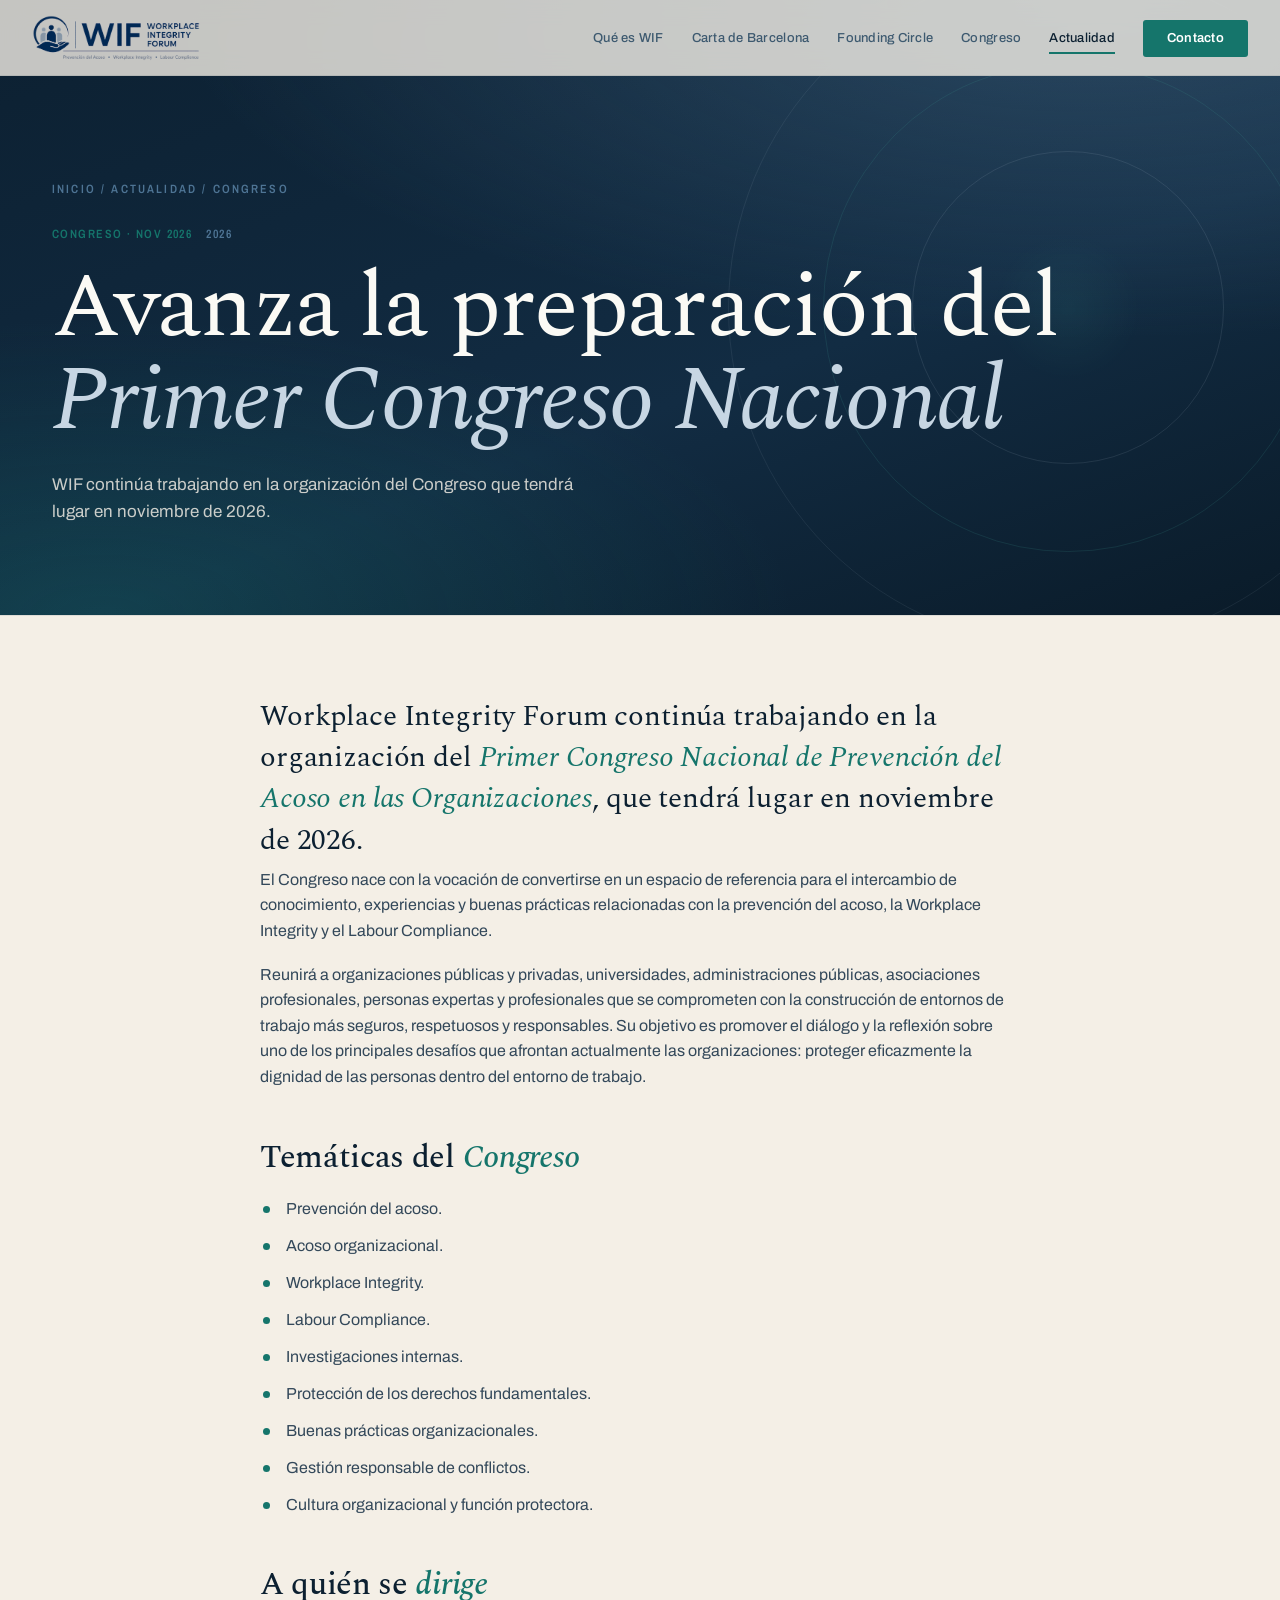
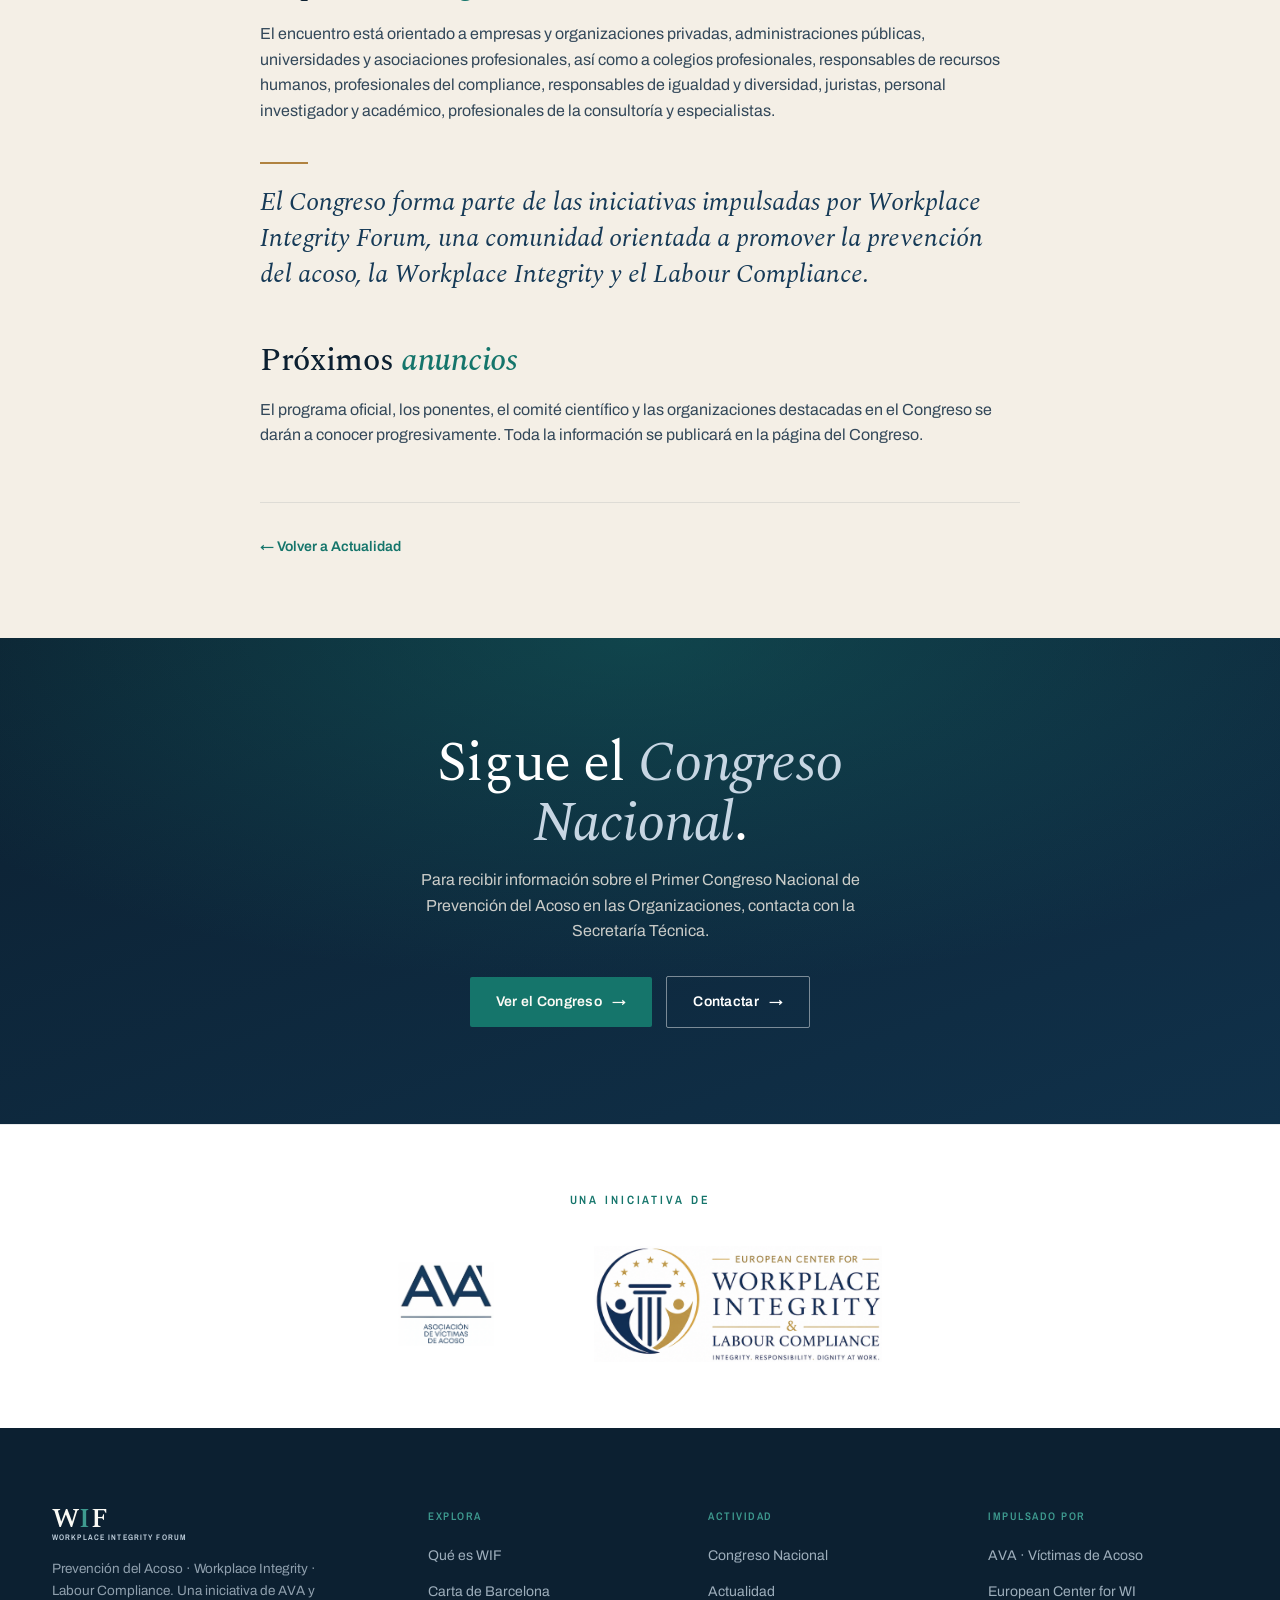
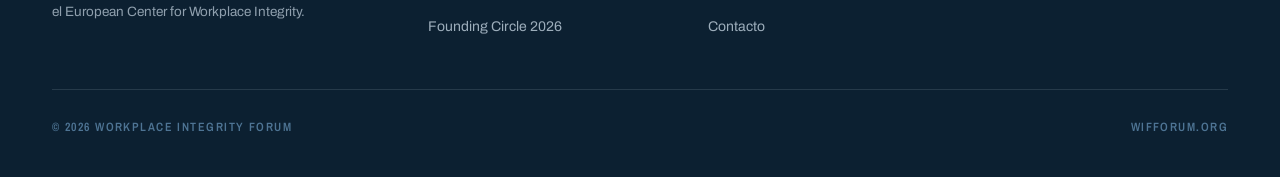
<file: actualidad-congreso.html>
<!DOCTYPE html>
<html lang="es">
<head>
<meta charset="UTF-8">
<meta name="viewport" content="width=device-width, initial-scale=1.0">
<title>Avanza la preparación del Primer Congreso Nacional | WIF</title>
<meta name="description" content="Workplace Integrity Forum continúa trabajando en la organización del Primer Congreso Nacional de Prevención del Acoso en las Organizaciones, que tendrá lugar en noviembre de 2026.">
<link rel="canonical" href="https://www.wifforum.org/actualidad-congreso.html">
<meta name="robots" content="index, follow">
<meta name="theme-color" content="#0C2031">
<meta property="og:type" content="article">
<meta property="og:site_name" content="Workplace Integrity Forum">
<meta property="og:locale" content="es_ES">
<meta property="og:title" content="Avanza la preparación del Primer Congreso Nacional">
<meta property="og:description" content="WIF continúa trabajando en la organización del Congreso que tendrá lugar en noviembre de 2026.">
<meta property="og:url" content="https://www.wifforum.org/actualidad-congreso.html">
<meta property="og:image" content="https://www.wifforum.org/assets/img/og-image.jpg">
<meta name="twitter:card" content="summary_large_image">
<link rel="icon" href="assets/img/favicon.png" type="image/png">
<link rel="preconnect" href="https://fonts.googleapis.com">
<link rel="preconnect" href="https://fonts.gstatic.com" crossorigin>
<link href="https://fonts.googleapis.com/css2?family=Spectral:ital,wght@0,300;0,400;0,500;0,600;0,700;1,400;1,500;1,600&family=Archivo:wght@400;500;600;700&family=Archivo+Narrow:wght@500;600;700&display=swap" rel="stylesheet">
<link rel="stylesheet" href="assets/css/styles.css">
<script type="application/ld+json">
{"@context":"https://schema.org","@type":"NewsArticle","headline":"Avanza la preparación del Primer Congreso Nacional de Prevención del Acoso en las Organizaciones","datePublished":"2026-01-01","inLanguage":"es","mainEntityOfPage":"https://www.wifforum.org/actualidad-congreso.html","publisher":{"@type":"Organization","name":"Workplace Integrity Forum","alternateName":"WIF"}}
</script>
</head>
<body>
<div class="scroll-progress"></div>

<!-- ===== LOGO ===== -->
<header class="site-header">
  <a class="lockup" href="index.html" aria-label="Workplace Integrity Forum — Inicio">
    <img class="logo-img" src="assets/img/wif-logo-trans.png" alt="Workplace Integrity Forum" width="172" height="47">
  </a>
  <button class="nav-toggle" aria-label="Abrir menú" aria-expanded="false"><span></span><span></span><span></span></button>
  <nav class="main-nav" aria-label="Navegación principal">
    <a href="que-es-wif.html">Qué es WIF</a>
    <a href="carta-de-barcelona.html">Carta de Barcelona</a>
    <a href="founding-circle.html">Founding Circle</a>
    <a href="congreso.html">Congreso</a>
    <a href="actualidad.html" class="active">Actualidad</a>
    <a class="nav-cta" href="contacto.html">Contacto</a>
  </nav>
</header>

<main>
  <section class="page-hero">
    <div class="hero-arcs"><span></span><span></span><span></span><span></span></div>
    <div class="wrap">
      <p class="crumb fade"><a href="actualidad.html" style="color:inherit;text-decoration:none;">Inicio / Actualidad</a> / Congreso</p>
      <p class="article-meta fade" style="transition-delay:.04s"><span class="tag-chip">Congreso · Nov 2026</span><span>2026</span></p>
      <h1 class="fade" style="transition-delay:.05s">Avanza la preparación del <em>Primer Congreso Nacional</em></h1>
      <p class="intro fade" style="transition-delay:.14s">WIF continúa trabajando en la organización del Congreso que tendrá lugar en noviembre de 2026.</p>
    </div>
  </section>

  <section class="block tight">
    <div class="wrap">
      <div class="article">
        <p class="lede fade">Workplace Integrity Forum continúa trabajando en la organización del <em>Primer Congreso Nacional de Prevención del Acoso en las Organizaciones</em>, que tendrá lugar en noviembre de 2026.</p>

        <p class="body fade">El Congreso nace con la vocación de convertirse en un espacio de referencia para el intercambio de conocimiento, experiencias y buenas prácticas relacionadas con la prevención del acoso, la Workplace Integrity y el Labour Compliance.</p>

        <p class="body fade">Reunirá a organizaciones públicas y privadas, universidades, administraciones públicas, asociaciones profesionales, personas expertas y profesionales que se comprometen con la construcción de entornos de trabajo más seguros, respetuosos y responsables. Su objetivo es promover el diálogo y la reflexión sobre uno de los principales desafíos que afrontan actualmente las organizaciones: proteger eficazmente la dignidad de las personas dentro del entorno de trabajo.</p>

        <h2 class="fade">Temáticas del <em>Congreso</em></h2>
        <ul class="dots fade">
          <li>Prevención del acoso.</li>
          <li>Acoso organizacional.</li>
          <li>Workplace Integrity.</li>
          <li>Labour Compliance.</li>
          <li>Investigaciones internas.</li>
          <li>Protección de los derechos fundamentales.</li>
          <li>Buenas prácticas organizacionales.</li>
          <li>Gestión responsable de conflictos.</li>
          <li>Cultura organizacional y función protectora.</li>
        </ul>

        <h2 class="fade">A quién se <em>dirige</em></h2>
        <p class="body fade">El encuentro está orientado a empresas y organizaciones privadas, administraciones públicas, universidades y asociaciones profesionales, así como a colegios profesionales, responsables de recursos humanos, profesionales del compliance, responsables de igualdad y diversidad, juristas, personal investigador y académico, profesionales de la consultoría y especialistas.</p>

        <p class="pull fade">El Congreso forma parte de las iniciativas impulsadas por Workplace Integrity Forum, una comunidad orientada a promover la prevención del acoso, la Workplace Integrity y el Labour Compliance.</p>

        <h2 class="fade">Próximos <em>anuncios</em></h2>
        <p class="body fade">El programa oficial, los ponentes, el comité científico y las organizaciones destacadas en el Congreso se darán a conocer progresivamente. Toda la información se publicará en la página del Congreso.</p>
      </div>

      <div class="article-foot fade">
        <a class="back-link" href="actualidad.html">← Volver a Actualidad</a>
      </div>
    </div>
  </section>

  <section class="cta-band">
    <div class="wrap fade">
      <h2>Sigue el <em>Congreso Nacional</em>.</h2>
      <p>Para recibir información sobre el Primer Congreso Nacional de Prevención del Acoso en las Organizaciones, contacta con la Secretaría Técnica.</p>
      <div class="btn-row"><a class="btn btn-primary" href="congreso.html">Ver el Congreso <span class="arr">→</span></a><a class="btn btn-ghost light" href="contacto.html">Contactar <span class="arr">→</span></a></div>
    </div>
  </section>
</main>

<!-- ===== INICIATIVA DE ===== -->
<section class="partners">
  <div class="wrap">
    <p class="partners-label">Una iniciativa de</p>
    <div class="partners-logos">
      <a href="https://www.victimasacoso.com" target="_blank" rel="noopener" aria-label="AVA · Asociación de Víctimas de Acoso">
        <img class="p-ava" src="assets/img/logo-ava.png" alt="AVA — Asociación de Víctimas de Acoso" width="405" height="354">
      </a>
      <a href="https://www.workplacecompliance.eu" target="_blank" rel="noopener" aria-label="European Center for Workplace Integrity &amp; Labour Compliance">
        <img class="p-ecc" src="assets/img/logo-european-center.png" alt="European Center for Workplace Integrity &amp; Labour Compliance" width="700" height="282">
      </a>
    </div>
  </div>
</section>

<footer class="site-footer">
  <div class="wrap">
    <div class="top">
      <div>
        <a class="lockup on-dark" href="index.html" aria-label="Workplace Integrity Forum"><span class="wm"><span class="wif">W<b>I</b>F</span><span class="full">Workplace Integrity Forum</span></span></a>
        <p class="blurb">Prevención del Acoso · Workplace Integrity · Labour Compliance. Una iniciativa de AVA y el European Center for Workplace Integrity.</p>
      </div>
      <div><h5>Explora</h5><ul><li><a href="que-es-wif.html">Qué es WIF</a></li><li><a href="carta-de-barcelona.html">Carta de Barcelona</a></li><li><a href="founding-circle.html">Founding Circle 2026</a></li></ul></div>
      <div><h5>Actividad</h5><ul><li><a href="congreso.html">Congreso Nacional</a></li><li><a href="actualidad.html">Actualidad</a></li><li><a href="contacto.html">Contacto</a></li></ul></div>
      <div><h5>Impulsado por</h5><ul><li><a href="https://www.victimasacoso.com" target="_blank" rel="noopener">AVA · Víctimas de Acoso</a></li><li><a href="https://www.workplacecompliance.eu" target="_blank" rel="noopener">European Center for WI</a></li></ul></div>
    </div>
    <div class="bottom"><span>© 2026 Workplace Integrity Forum</span><span>WIFFORUM.ORG</span></div>
  </div>
</footer>
<script src="assets/js/main.js"></script>
</body>
</html>
</file>
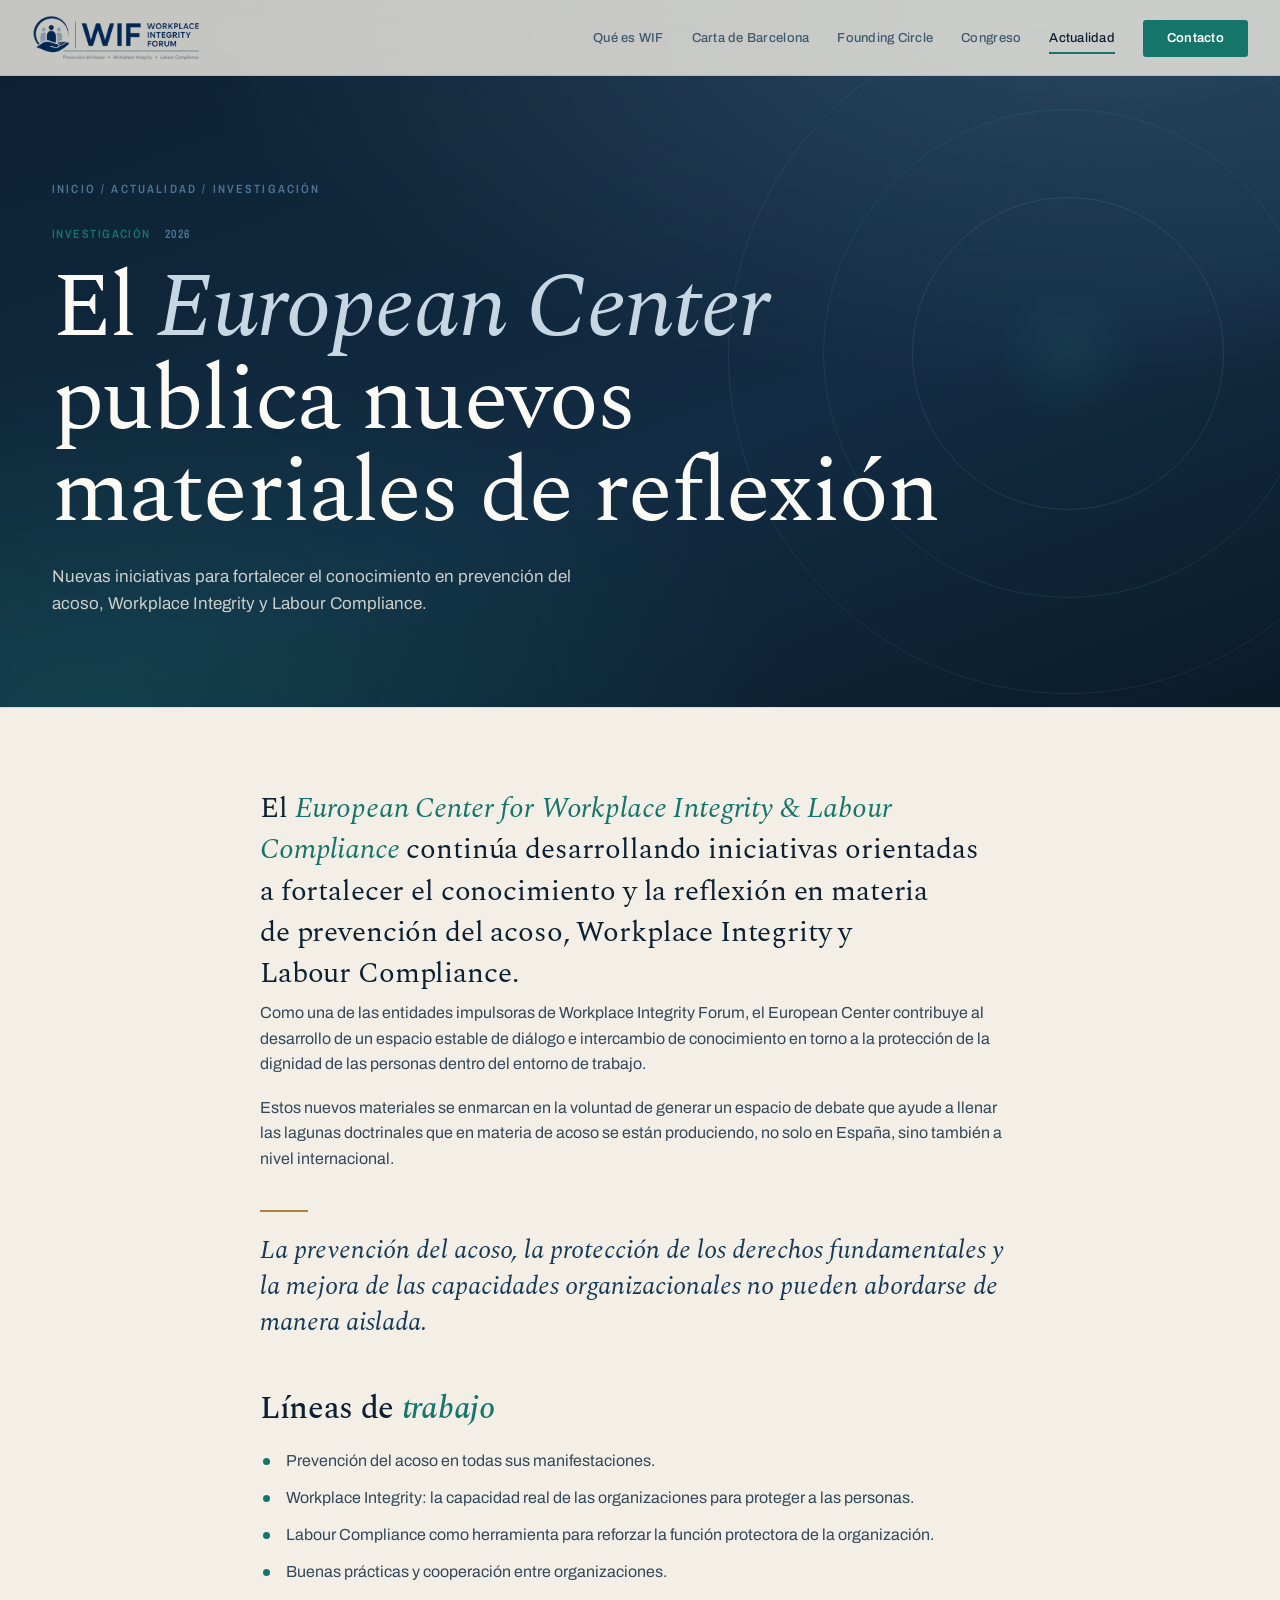
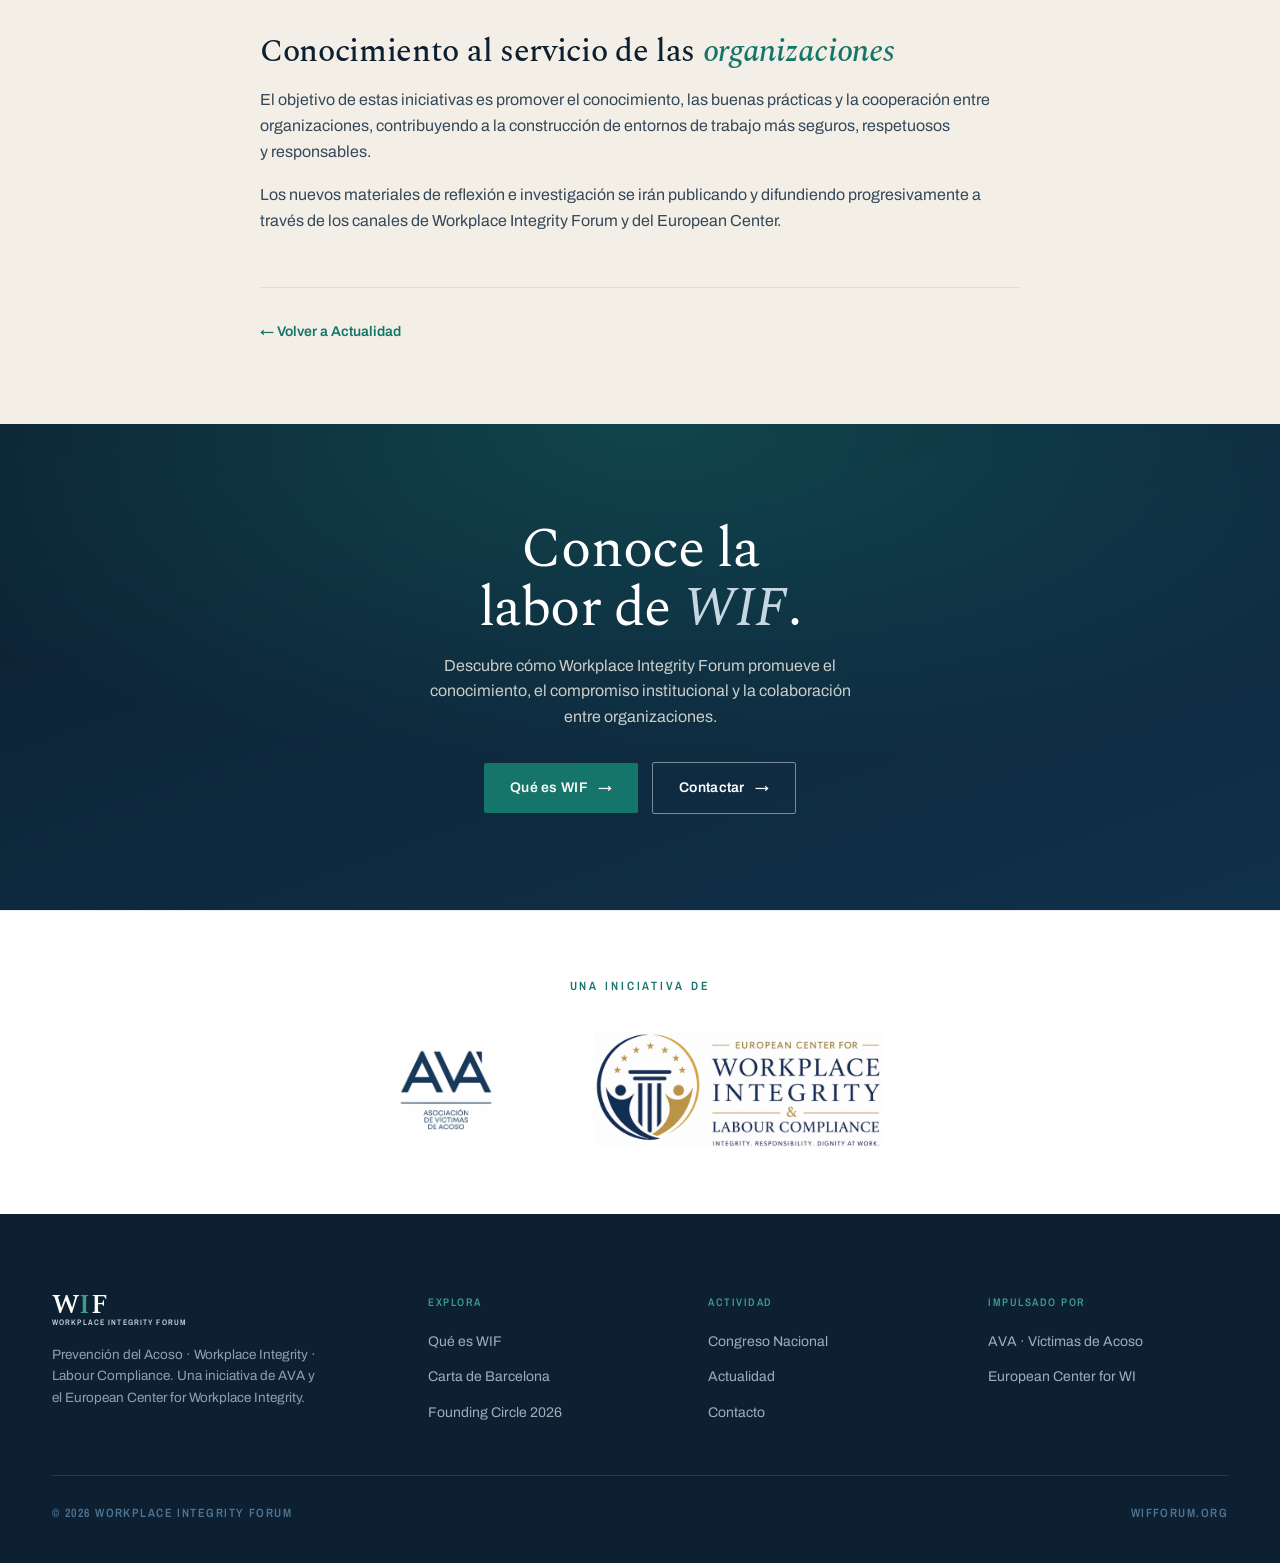
<file: actualidad-european-center.html>
<!DOCTYPE html>
<html lang="es">
<head>
<meta charset="UTF-8">
<meta name="viewport" content="width=device-width, initial-scale=1.0">
<title>El European Center publica nuevos materiales de reflexión | WIF</title>
<meta name="description" content="El European Center for Workplace Integrity & Labour Compliance continúa desarrollando iniciativas orientadas a fortalecer el conocimiento y la reflexión en materia de prevención del acoso, Workplace Integrity y Labour Compliance.">
<link rel="canonical" href="https://www.wifforum.org/actualidad-european-center.html">
<meta name="robots" content="index, follow">
<meta name="theme-color" content="#0C2031">
<meta property="og:type" content="article">
<meta property="og:site_name" content="Workplace Integrity Forum">
<meta property="og:locale" content="es_ES">
<meta property="og:title" content="El European Center publica nuevos materiales de reflexión">
<meta property="og:description" content="Nuevas iniciativas para fortalecer el conocimiento en prevención del acoso, Workplace Integrity y Labour Compliance.">
<meta property="og:url" content="https://www.wifforum.org/actualidad-european-center.html">
<meta property="og:image" content="https://www.wifforum.org/assets/img/og-image.jpg">
<meta name="twitter:card" content="summary_large_image">
<link rel="icon" href="assets/img/favicon.png" type="image/png">
<link rel="preconnect" href="https://fonts.googleapis.com">
<link rel="preconnect" href="https://fonts.gstatic.com" crossorigin>
<link href="https://fonts.googleapis.com/css2?family=Spectral:ital,wght@0,300;0,400;0,500;0,600;0,700;1,400;1,500;1,600&family=Archivo:wght@400;500;600;700&family=Archivo+Narrow:wght@500;600;700&display=swap" rel="stylesheet">
<link rel="stylesheet" href="assets/css/styles.css">
<script type="application/ld+json">
{"@context":"https://schema.org","@type":"NewsArticle","headline":"El European Center publica nuevos materiales de reflexión e investigación","datePublished":"2026-01-01","inLanguage":"es","mainEntityOfPage":"https://www.wifforum.org/actualidad-european-center.html","publisher":{"@type":"Organization","name":"Workplace Integrity Forum","alternateName":"WIF"}}
</script>
</head>
<body>
<div class="scroll-progress"></div>

<!-- ===== LOGO ===== -->
<header class="site-header">
  <a class="lockup" href="index.html" aria-label="Workplace Integrity Forum — Inicio">
    <img class="logo-img" src="assets/img/wif-logo-trans.png" alt="Workplace Integrity Forum" width="172" height="47">
  </a>
  <button class="nav-toggle" aria-label="Abrir menú" aria-expanded="false"><span></span><span></span><span></span></button>
  <nav class="main-nav" aria-label="Navegación principal">
    <a href="que-es-wif.html">Qué es WIF</a>
    <a href="carta-de-barcelona.html">Carta de Barcelona</a>
    <a href="founding-circle.html">Founding Circle</a>
    <a href="congreso.html">Congreso</a>
    <a href="actualidad.html" class="active">Actualidad</a>
    <a class="nav-cta" href="contacto.html">Contacto</a>
  </nav>
</header>

<main>
  <section class="page-hero">
    <div class="hero-arcs"><span></span><span></span><span></span><span></span></div>
    <div class="wrap">
      <p class="crumb fade"><a href="actualidad.html" style="color:inherit;text-decoration:none;">Inicio / Actualidad</a> / Investigación</p>
      <p class="article-meta fade" style="transition-delay:.04s"><span class="tag-chip">Investigación</span><span>2026</span></p>
      <h1 class="fade" style="transition-delay:.05s">El <em>European Center</em> publica nuevos materiales de reflexión</h1>
      <p class="intro fade" style="transition-delay:.14s">Nuevas iniciativas para fortalecer el conocimiento en prevención del acoso, Workplace Integrity y Labour Compliance.</p>
    </div>
  </section>

  <section class="block tight">
    <div class="wrap">
      <div class="article">
        <p class="lede fade">El <em>European Center for Workplace Integrity &amp; Labour Compliance</em> continúa desarrollando iniciativas orientadas a fortalecer el conocimiento y la reflexión en materia de prevención del acoso, Workplace Integrity y Labour Compliance.</p>

        <p class="body fade">Como una de las entidades impulsoras de Workplace Integrity Forum, el European Center contribuye al desarrollo de un espacio estable de diálogo e intercambio de conocimiento en torno a la protección de la dignidad de las personas dentro del entorno de trabajo.</p>

        <p class="body fade">Estos nuevos materiales se enmarcan en la voluntad de generar un espacio de debate que ayude a llenar las lagunas doctrinales que en materia de acoso se están produciendo, no solo en España, sino también a nivel internacional.</p>

        <p class="pull fade">La prevención del acoso, la protección de los derechos fundamentales y la mejora de las capacidades organizacionales no pueden abordarse de manera aislada.</p>

        <h2 class="fade">Líneas de <em>trabajo</em></h2>
        <ul class="dots fade">
          <li>Prevención del acoso en todas sus manifestaciones.</li>
          <li>Workplace Integrity: la capacidad real de las organizaciones para proteger a las personas.</li>
          <li>Labour Compliance como herramienta para reforzar la función protectora de la organización.</li>
          <li>Buenas prácticas y cooperación entre organizaciones.</li>
        </ul>

        <h2 class="fade">Conocimiento al servicio de las <em>organizaciones</em></h2>
        <p class="body fade">El objetivo de estas iniciativas es promover el conocimiento, las buenas prácticas y la cooperación entre organizaciones, contribuyendo a la construcción de entornos de trabajo más seguros, respetuosos y responsables.</p>
        <p class="body fade">Los nuevos materiales de reflexión e investigación se irán publicando y difundiendo progresivamente a través de los canales de Workplace Integrity Forum y del European Center.</p>
      </div>

      <div class="article-foot fade">
        <a class="back-link" href="actualidad.html">← Volver a Actualidad</a>
      </div>
    </div>
  </section>

  <section class="cta-band">
    <div class="wrap fade">
      <h2>Conoce la labor de <em>WIF</em>.</h2>
      <p>Descubre cómo Workplace Integrity Forum promueve el conocimiento, el compromiso institucional y la colaboración entre organizaciones.</p>
      <div class="btn-row"><a class="btn btn-primary" href="que-es-wif.html">Qué es WIF <span class="arr">→</span></a><a class="btn btn-ghost light" href="contacto.html">Contactar <span class="arr">→</span></a></div>
    </div>
  </section>
</main>

<!-- ===== INICIATIVA DE ===== -->
<section class="partners">
  <div class="wrap">
    <p class="partners-label">Una iniciativa de</p>
    <div class="partners-logos">
      <a href="https://www.victimasacoso.com" target="_blank" rel="noopener" aria-label="AVA · Asociación de Víctimas de Acoso">
        <img class="p-ava" src="assets/img/logo-ava.png" alt="AVA — Asociación de Víctimas de Acoso" width="405" height="354">
      </a>
      <a href="https://www.workplacecompliance.eu" target="_blank" rel="noopener" aria-label="European Center for Workplace Integrity &amp; Labour Compliance">
        <img class="p-ecc" src="assets/img/logo-european-center.png" alt="European Center for Workplace Integrity &amp; Labour Compliance" width="700" height="282">
      </a>
    </div>
  </div>
</section>

<footer class="site-footer">
  <div class="wrap">
    <div class="top">
      <div>
        <a class="lockup on-dark" href="index.html" aria-label="Workplace Integrity Forum"><span class="wm"><span class="wif">W<b>I</b>F</span><span class="full">Workplace Integrity Forum</span></span></a>
        <p class="blurb">Prevención del Acoso · Workplace Integrity · Labour Compliance. Una iniciativa de AVA y el European Center for Workplace Integrity.</p>
      </div>
      <div><h5>Explora</h5><ul><li><a href="que-es-wif.html">Qué es WIF</a></li><li><a href="carta-de-barcelona.html">Carta de Barcelona</a></li><li><a href="founding-circle.html">Founding Circle 2026</a></li></ul></div>
      <div><h5>Actividad</h5><ul><li><a href="congreso.html">Congreso Nacional</a></li><li><a href="actualidad.html">Actualidad</a></li><li><a href="contacto.html">Contacto</a></li></ul></div>
      <div><h5>Impulsado por</h5><ul><li><a href="https://www.victimasacoso.com" target="_blank" rel="noopener">AVA · Víctimas de Acoso</a></li><li><a href="https://www.workplacecompliance.eu" target="_blank" rel="noopener">European Center for WI</a></li></ul></div>
    </div>
    <div class="bottom"><span>© 2026 Workplace Integrity Forum</span><span>WIFFORUM.ORG</span></div>
  </div>
</footer>
<script src="assets/js/main.js"></script>
</body>
</html>
</file>
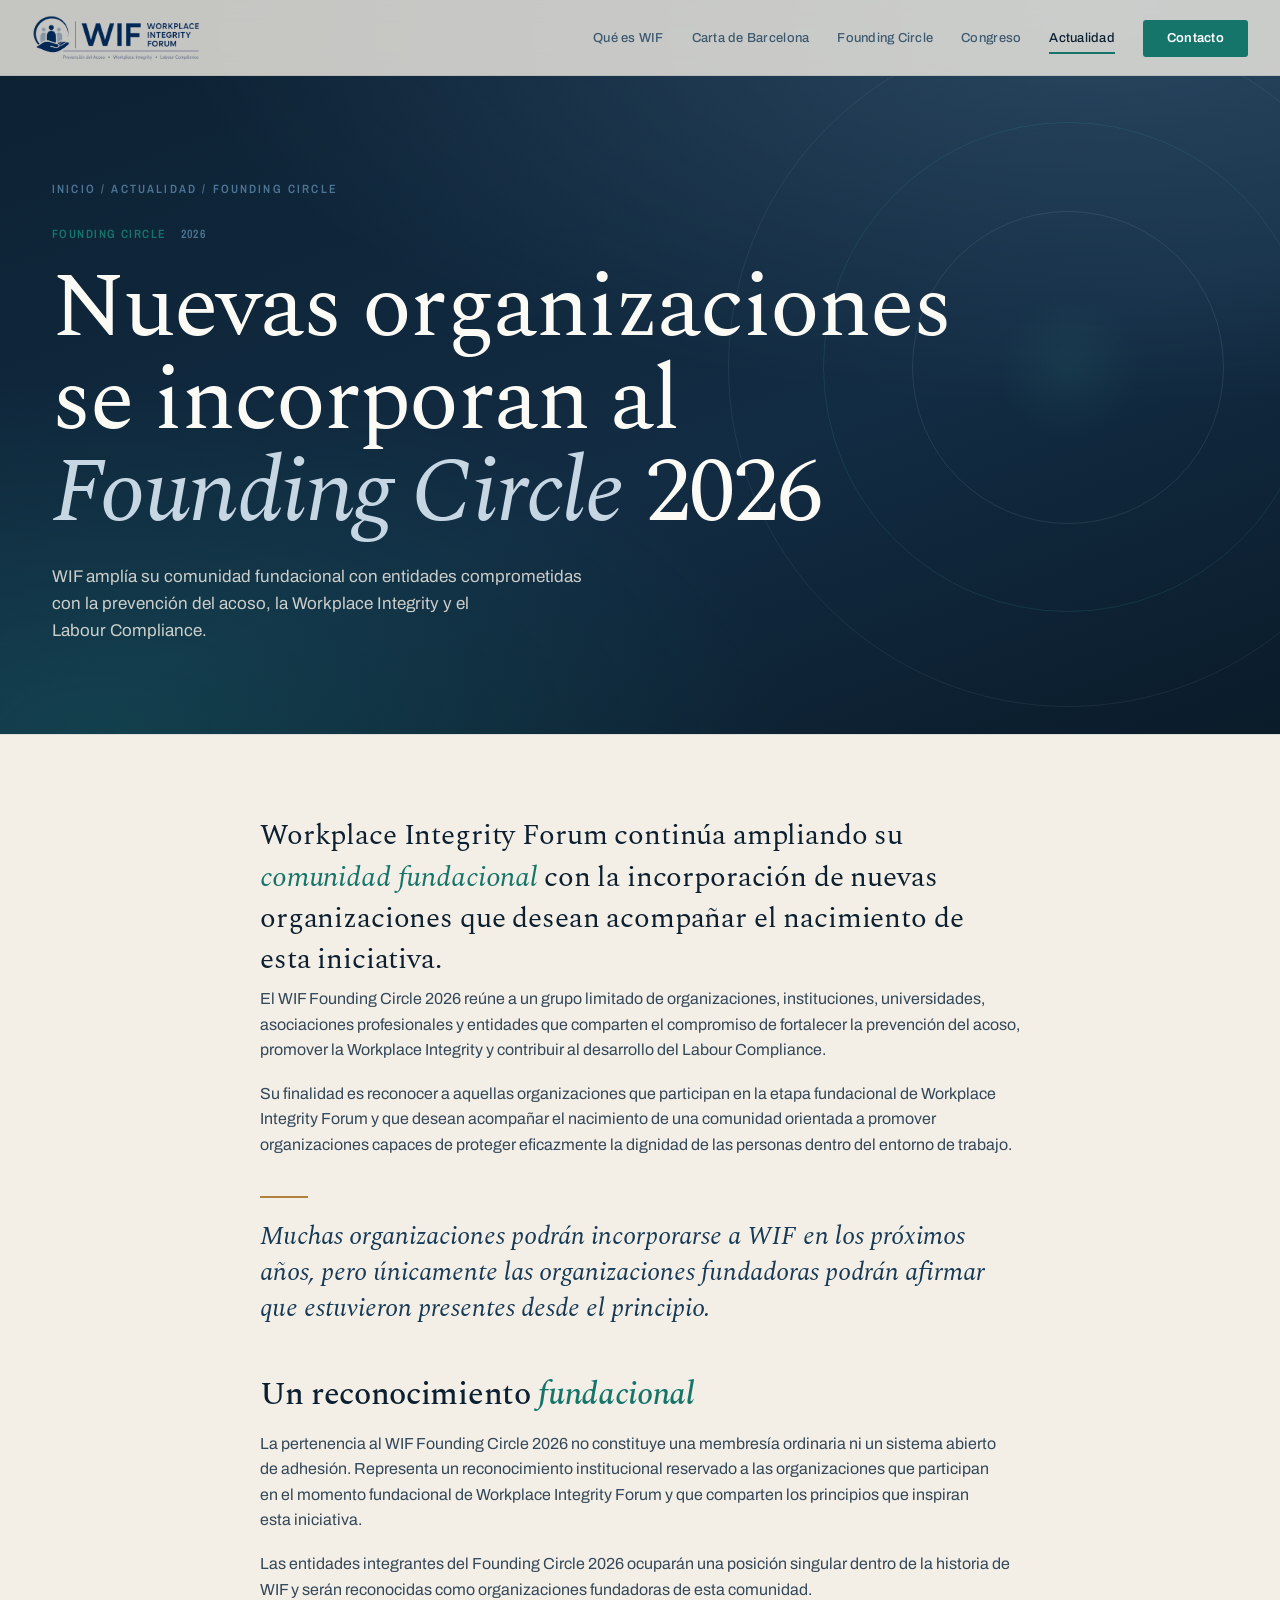
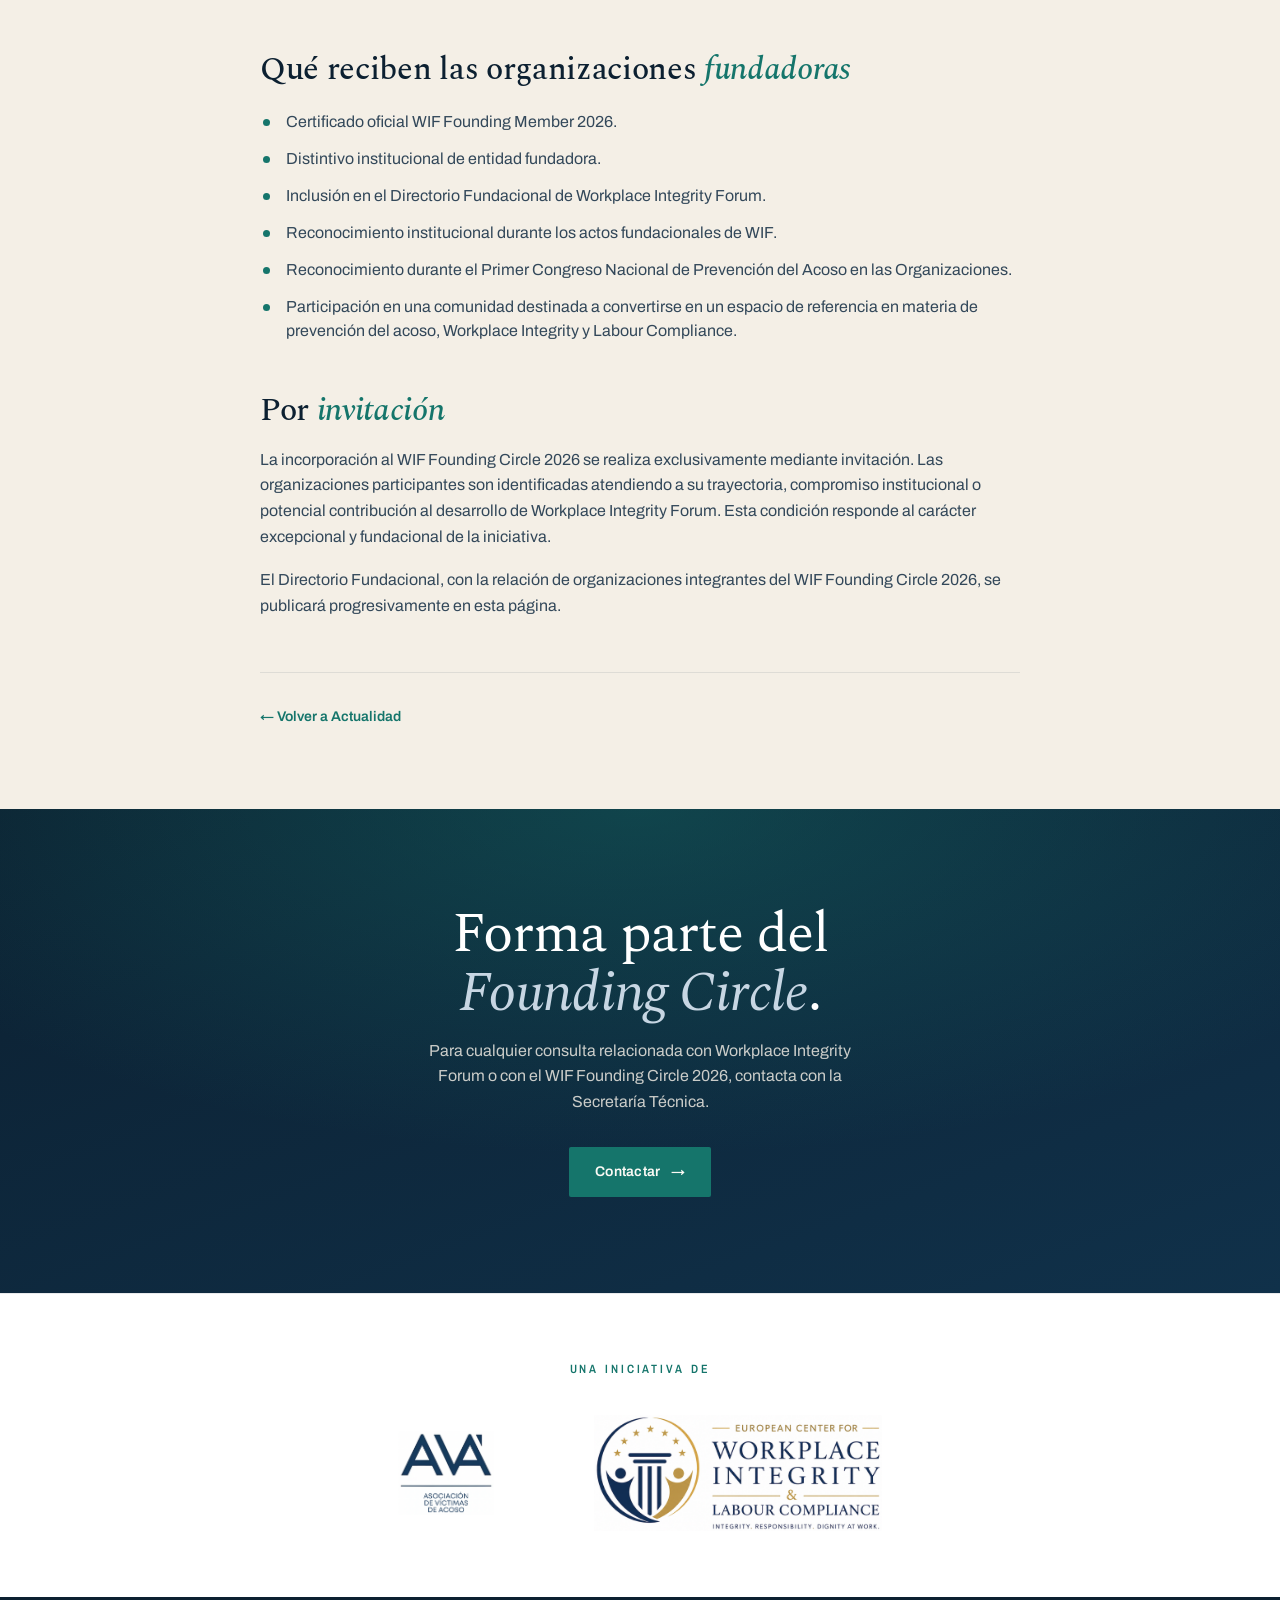
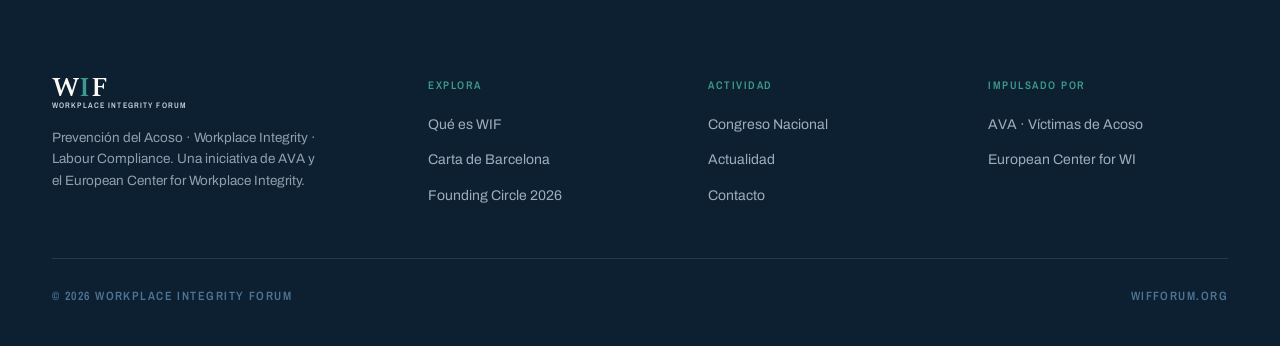
<file: actualidad-founding-circle.html>
<!DOCTYPE html>
<html lang="es">
<head>
<meta charset="UTF-8">
<meta name="viewport" content="width=device-width, initial-scale=1.0">
<title>Nuevas organizaciones se incorporan al WIF Founding Circle 2026 | WIF</title>
<meta name="description" content="Workplace Integrity Forum amplía su comunidad fundacional con la incorporación de nuevas organizaciones comprometidas con la prevención del acoso, la Workplace Integrity y el Labour Compliance.">
<link rel="canonical" href="https://www.wifforum.org/actualidad-founding-circle.html">
<meta name="robots" content="index, follow">
<meta name="theme-color" content="#0C2031">
<meta property="og:type" content="article">
<meta property="og:site_name" content="Workplace Integrity Forum">
<meta property="og:locale" content="es_ES">
<meta property="og:title" content="Nuevas organizaciones se incorporan al WIF Founding Circle 2026">
<meta property="og:description" content="WIF amplía su comunidad fundacional con entidades comprometidas con la prevención del acoso.">
<meta property="og:url" content="https://www.wifforum.org/actualidad-founding-circle.html">
<meta property="og:image" content="https://www.wifforum.org/assets/img/og-image.jpg">
<meta name="twitter:card" content="summary_large_image">
<link rel="icon" href="assets/img/favicon.png" type="image/png">
<link rel="preconnect" href="https://fonts.googleapis.com">
<link rel="preconnect" href="https://fonts.gstatic.com" crossorigin>
<link href="https://fonts.googleapis.com/css2?family=Spectral:ital,wght@0,300;0,400;0,500;0,600;0,700;1,400;1,500;1,600&family=Archivo:wght@400;500;600;700&family=Archivo+Narrow:wght@500;600;700&display=swap" rel="stylesheet">
<link rel="stylesheet" href="assets/css/styles.css">
<script type="application/ld+json">
{"@context":"https://schema.org","@type":"NewsArticle","headline":"Nuevas organizaciones fundadoras se incorporan al WIF Founding Circle 2026","datePublished":"2026-01-01","inLanguage":"es","mainEntityOfPage":"https://www.wifforum.org/actualidad-founding-circle.html","publisher":{"@type":"Organization","name":"Workplace Integrity Forum","alternateName":"WIF"}}
</script>
</head>
<body>
<div class="scroll-progress"></div>

<!-- ===== LOGO ===== -->
<header class="site-header">
  <a class="lockup" href="index.html" aria-label="Workplace Integrity Forum — Inicio">
    <img class="logo-img" src="assets/img/wif-logo-trans.png" alt="Workplace Integrity Forum" width="172" height="47">
  </a>
  <button class="nav-toggle" aria-label="Abrir menú" aria-expanded="false"><span></span><span></span><span></span></button>
  <nav class="main-nav" aria-label="Navegación principal">
    <a href="que-es-wif.html">Qué es WIF</a>
    <a href="carta-de-barcelona.html">Carta de Barcelona</a>
    <a href="founding-circle.html">Founding Circle</a>
    <a href="congreso.html">Congreso</a>
    <a href="actualidad.html" class="active">Actualidad</a>
    <a class="nav-cta" href="contacto.html">Contacto</a>
  </nav>
</header>

<main>
  <section class="page-hero">
    <div class="hero-arcs"><span></span><span></span><span></span><span></span></div>
    <div class="wrap">
      <p class="crumb fade"><a href="actualidad.html" style="color:inherit;text-decoration:none;">Inicio / Actualidad</a> / Founding Circle</p>
      <p class="article-meta fade" style="transition-delay:.04s"><span class="tag-chip">Founding Circle</span><span>2026</span></p>
      <h1 class="fade" style="transition-delay:.05s">Nuevas organizaciones se incorporan al <em>Founding Circle</em> 2026</h1>
      <p class="intro fade" style="transition-delay:.14s">WIF amplía su comunidad fundacional con entidades comprometidas con la prevención del acoso, la Workplace Integrity y el Labour Compliance.</p>
    </div>
  </section>

  <section class="block tight">
    <div class="wrap">
      <div class="article">
        <p class="lede fade">Workplace Integrity Forum continúa ampliando su <em>comunidad fundacional</em> con la incorporación de nuevas organizaciones que desean acompañar el nacimiento de esta iniciativa.</p>

        <p class="body fade">El WIF Founding Circle 2026 reúne a un grupo limitado de organizaciones, instituciones, universidades, asociaciones profesionales y entidades que comparten el compromiso de fortalecer la prevención del acoso, promover la Workplace Integrity y contribuir al desarrollo del Labour Compliance.</p>

        <p class="body fade">Su finalidad es reconocer a aquellas organizaciones que participan en la etapa fundacional de Workplace Integrity Forum y que desean acompañar el nacimiento de una comunidad orientada a promover organizaciones capaces de proteger eficazmente la dignidad de las personas dentro del entorno de trabajo.</p>

        <p class="pull fade">Muchas organizaciones podrán incorporarse a WIF en los próximos años, pero únicamente las organizaciones fundadoras podrán afirmar que estuvieron presentes desde el principio.</p>

        <h2 class="fade">Un reconocimiento <em>fundacional</em></h2>
        <p class="body fade">La pertenencia al WIF Founding Circle 2026 no constituye una membresía ordinaria ni un sistema abierto de adhesión. Representa un reconocimiento institucional reservado a las organizaciones que participan en el momento fundacional de Workplace Integrity Forum y que comparten los principios que inspiran esta iniciativa.</p>
        <p class="body fade">Las entidades integrantes del Founding Circle 2026 ocuparán una posición singular dentro de la historia de WIF y serán reconocidas como organizaciones fundadoras de esta comunidad.</p>

        <h2 class="fade">Qué reciben las organizaciones <em>fundadoras</em></h2>
        <ul class="dots fade">
          <li>Certificado oficial WIF Founding Member 2026.</li>
          <li>Distintivo institucional de entidad fundadora.</li>
          <li>Inclusión en el Directorio Fundacional de Workplace Integrity Forum.</li>
          <li>Reconocimiento institucional durante los actos fundacionales de WIF.</li>
          <li>Reconocimiento durante el Primer Congreso Nacional de Prevención del Acoso en las Organizaciones.</li>
          <li>Participación en una comunidad destinada a convertirse en un espacio de referencia en materia de prevención del acoso, Workplace Integrity y Labour Compliance.</li>
        </ul>

        <h2 class="fade">Por <em>invitación</em></h2>
        <p class="body fade">La incorporación al WIF Founding Circle 2026 se realiza exclusivamente mediante invitación. Las organizaciones participantes son identificadas atendiendo a su trayectoria, compromiso institucional o potencial contribución al desarrollo de Workplace Integrity Forum. Esta condición responde al carácter excepcional y fundacional de la iniciativa.</p>

        <p class="body fade">El Directorio Fundacional, con la relación de organizaciones integrantes del WIF Founding Circle 2026, se publicará progresivamente en esta página.</p>
      </div>

      <div class="article-foot fade">
        <a class="back-link" href="actualidad.html">← Volver a Actualidad</a>
      </div>
    </div>
  </section>

  <section class="cta-band">
    <div class="wrap fade">
      <h2>Forma parte del <em>Founding Circle</em>.</h2>
      <p>Para cualquier consulta relacionada con Workplace Integrity Forum o con el WIF Founding Circle 2026, contacta con la Secretaría Técnica.</p>
      <div class="btn-row"><a class="btn btn-primary" href="contacto.html">Contactar <span class="arr">→</span></a></div>
    </div>
  </section>
</main>

<!-- ===== INICIATIVA DE ===== -->
<section class="partners">
  <div class="wrap">
    <p class="partners-label">Una iniciativa de</p>
    <div class="partners-logos">
      <a href="https://www.victimasacoso.com" target="_blank" rel="noopener" aria-label="AVA · Asociación de Víctimas de Acoso">
        <img class="p-ava" src="assets/img/logo-ava.png" alt="AVA — Asociación de Víctimas de Acoso" width="405" height="354">
      </a>
      <a href="https://www.workplacecompliance.eu" target="_blank" rel="noopener" aria-label="European Center for Workplace Integrity &amp; Labour Compliance">
        <img class="p-ecc" src="assets/img/logo-european-center.png" alt="European Center for Workplace Integrity &amp; Labour Compliance" width="700" height="282">
      </a>
    </div>
  </div>
</section>

<footer class="site-footer">
  <div class="wrap">
    <div class="top">
      <div>
        <a class="lockup on-dark" href="index.html" aria-label="Workplace Integrity Forum"><span class="wm"><span class="wif">W<b>I</b>F</span><span class="full">Workplace Integrity Forum</span></span></a>
        <p class="blurb">Prevención del Acoso · Workplace Integrity · Labour Compliance. Una iniciativa de AVA y el European Center for Workplace Integrity.</p>
      </div>
      <div><h5>Explora</h5><ul><li><a href="que-es-wif.html">Qué es WIF</a></li><li><a href="carta-de-barcelona.html">Carta de Barcelona</a></li><li><a href="founding-circle.html">Founding Circle 2026</a></li></ul></div>
      <div><h5>Actividad</h5><ul><li><a href="congreso.html">Congreso Nacional</a></li><li><a href="actualidad.html">Actualidad</a></li><li><a href="contacto.html">Contacto</a></li></ul></div>
      <div><h5>Impulsado por</h5><ul><li><a href="https://www.victimasacoso.com" target="_blank" rel="noopener">AVA · Víctimas de Acoso</a></li><li><a href="https://www.workplacecompliance.eu" target="_blank" rel="noopener">European Center for WI</a></li></ul></div>
    </div>
    <div class="bottom"><span>© 2026 Workplace Integrity Forum</span><span>WIFFORUM.ORG</span></div>
  </div>
</footer>
<script src="assets/js/main.js"></script>
</body>
</html>
</file>
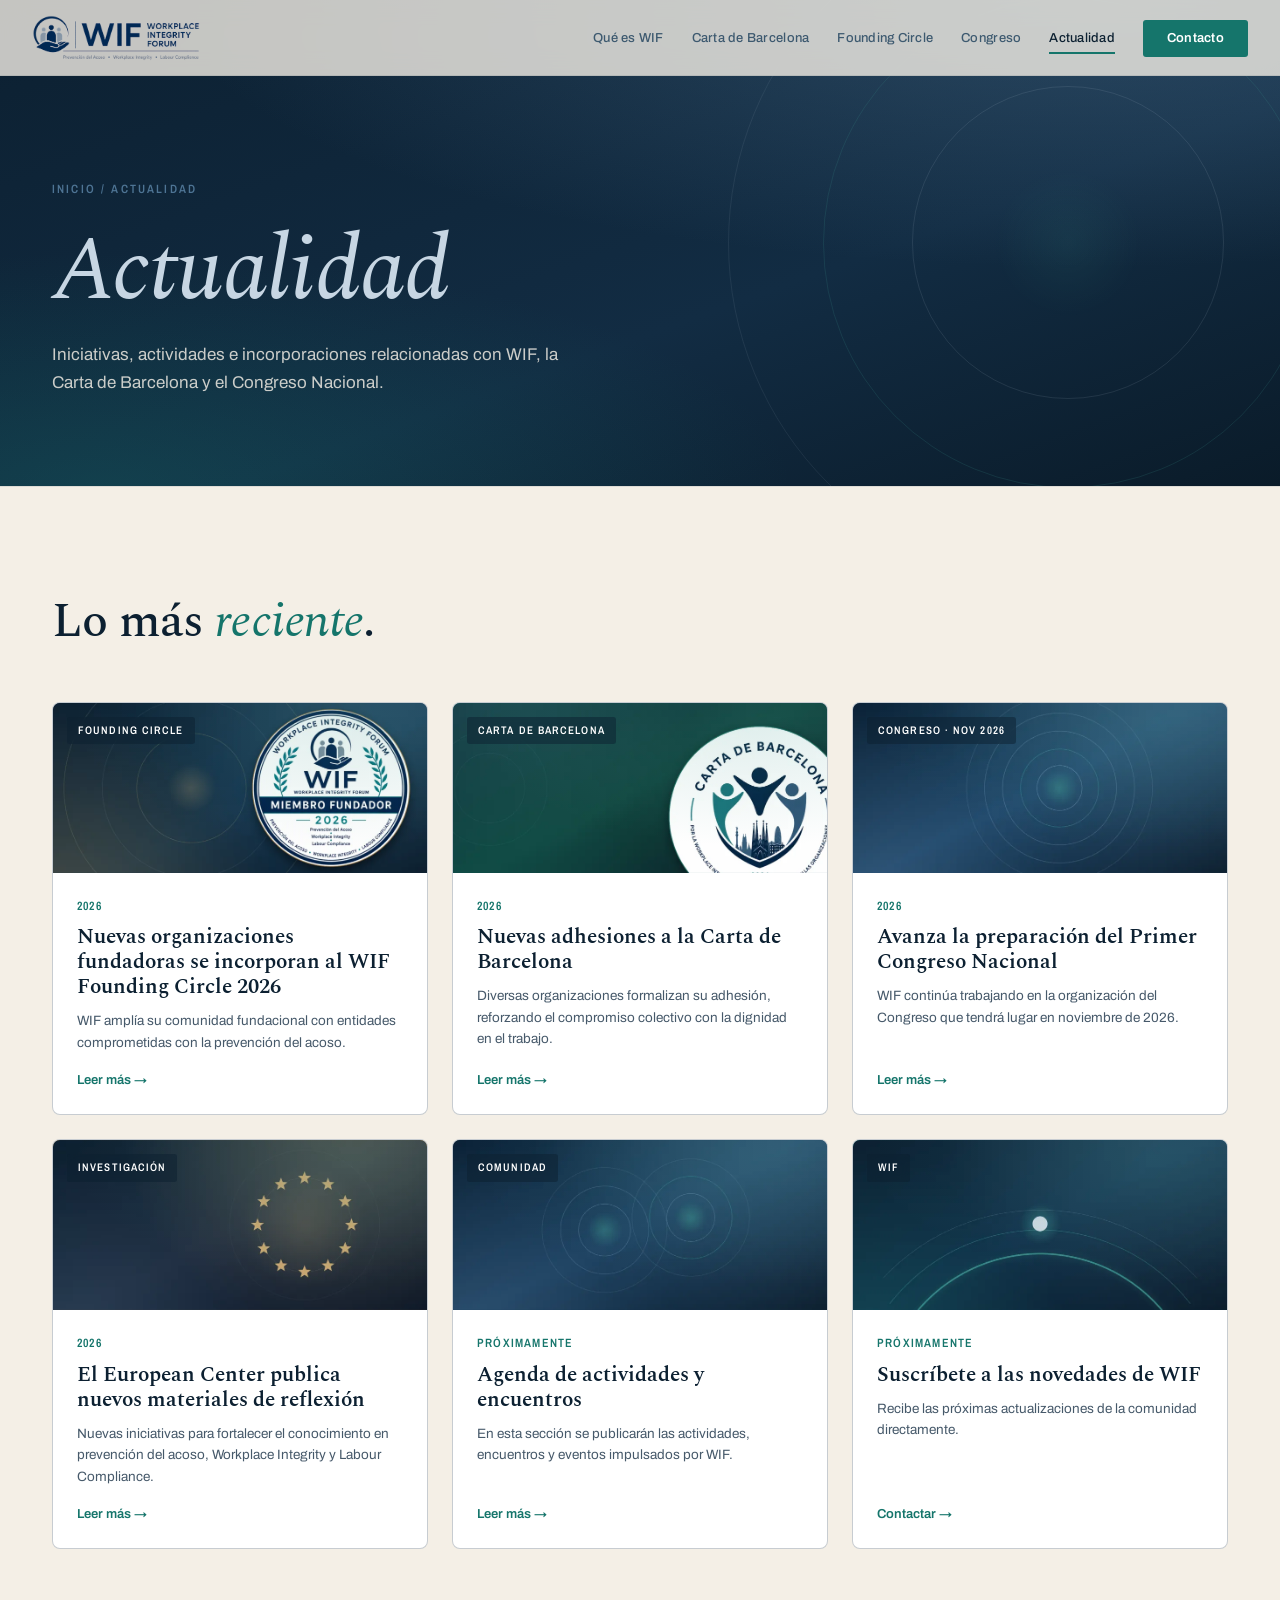
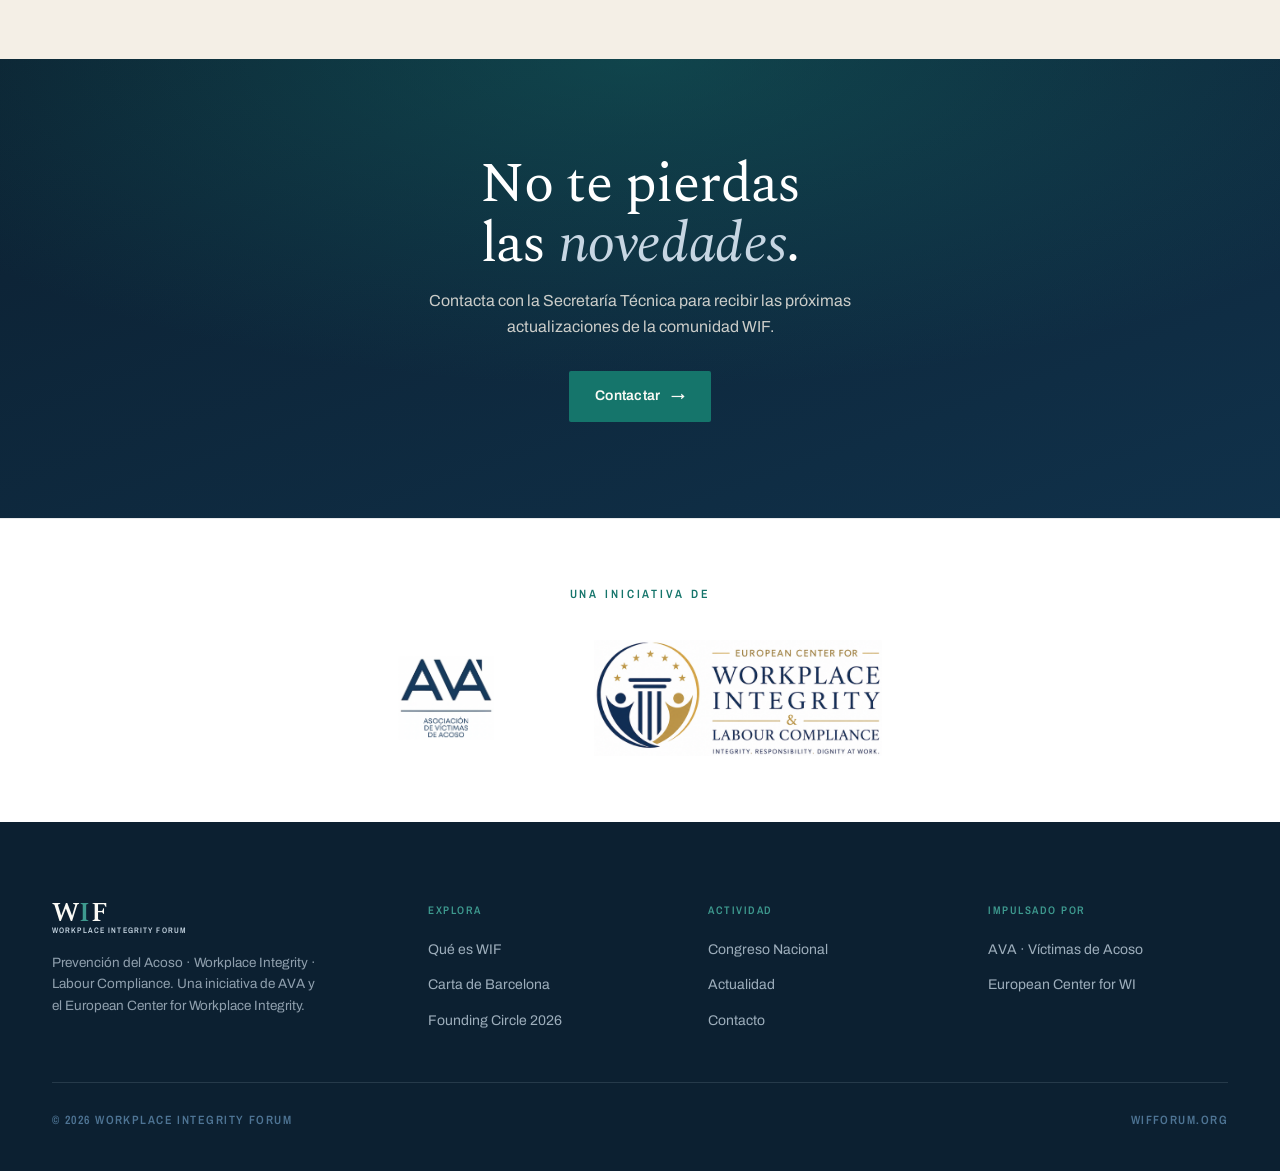
<file: actualidad.html>
<!DOCTYPE html>
<html lang="es">
<head>
<meta charset="UTF-8">
<meta name="viewport" content="width=device-width, initial-scale=1.0">
<title>Actualidad | Workplace Integrity Forum</title>
<meta name="description" content="Últimas noticias e iniciativas de Workplace Integrity Forum: incorporaciones al Founding Circle 2026, adhesiones a la Carta de Barcelona y preparación del Congreso Nacional.">
<link rel="canonical" href="https://www.wifforum.org/actualidad.html">
<meta name="robots" content="index, follow">
<meta name="theme-color" content="#0C2031">
<meta property="og:type" content="website">
<meta property="og:site_name" content="Workplace Integrity Forum">
<meta property="og:locale" content="es_ES">
<meta property="og:title" content="Actualidad — Workplace Integrity Forum">
<meta property="og:description" content="Noticias, iniciativas y acontecimientos de WIF, la Carta de Barcelona y el Congreso Nacional.">
<meta property="og:url" content="https://www.wifforum.org/actualidad.html">
<meta property="og:image" content="https://www.wifforum.org/assets/img/og-image.jpg">
<meta name="twitter:card" content="summary_large_image">
<link rel="icon" href="assets/img/favicon.png" type="image/png">
<link rel="preconnect" href="https://fonts.googleapis.com">
<link rel="preconnect" href="https://fonts.gstatic.com" crossorigin>
<link href="https://fonts.googleapis.com/css2?family=Spectral:ital,wght@0,300;0,400;0,500;0,600;0,700;1,400;1,500;1,600&family=Archivo:wght@400;500;600;700&family=Archivo+Narrow:wght@500;600;700&display=swap" rel="stylesheet">
<link rel="stylesheet" href="assets/css/styles.css">
<script type="application/ld+json">
{"@context":"https://schema.org","@type":"CollectionPage","name":"Actualidad — Workplace Integrity Forum","url":"https://www.wifforum.org/actualidad.html","publisher":{"@type":"Organization","name":"Workplace Integrity Forum","alternateName":"WIF"}}
</script>
</head>
<body>
<div class="scroll-progress"></div>

<!-- ===== LOGO ===== -->
<header class="site-header">
  <a class="lockup" href="index.html" aria-label="Workplace Integrity Forum — Inicio">
    <img class="logo-img" src="assets/img/wif-logo-trans.png" alt="Workplace Integrity Forum" width="172" height="47">
  </a>
  <button class="nav-toggle" aria-label="Abrir menú" aria-expanded="false"><span></span><span></span><span></span></button>
  <nav class="main-nav" aria-label="Navegación principal">
    <a href="que-es-wif.html">Qué es WIF</a>
    <a href="carta-de-barcelona.html">Carta de Barcelona</a>
    <a href="founding-circle.html">Founding Circle</a>
    <a href="congreso.html">Congreso</a>
    <a href="actualidad.html" class="active">Actualidad</a>
    <a class="nav-cta" href="contacto.html">Contacto</a>
  </nav>
</header>

<main>
  <section class="page-hero">
    <div class="hero-arcs"><span></span><span></span><span></span><span></span></div>
    <div class="wrap">
      <p class="crumb fade">Inicio / Actualidad</p>
      <h1 class="fade" style="transition-delay:.05s"><em>Actualidad</em></h1>
      <p class="intro fade" style="transition-delay:.12s">Iniciativas, actividades e incorporaciones relacionadas con WIF, la Carta de Barcelona y el Congreso Nacional.</p>
    </div>
  </section>

  <section class="block">
    <div class="wrap">
      <div class="sec-head"><div><h2 class="sec-title fade">Lo más <em>reciente</em>.</h2></div></div>
      <div class="grid g-3">
        <a class="ncard fade" href="actualidad-founding-circle.html">
          <div class="ph ph-navy"><img src="assets/img/act-founding-circle.webp" alt="Sello Miembro Fundador 2026 del Workplace Integrity Forum" width="860" height="389" loading="lazy" decoding="async"><span class="tag">Founding Circle</span></div>
          <div class="cb"><span class="dt">2026</span><h4>Nuevas organizaciones fundadoras se incorporan al WIF Founding Circle 2026</h4><p>WIF amplía su comunidad fundacional con entidades comprometidas con la prevención del acoso.</p><span class="more">Leer más →</span></div>
        </a>
        <a class="ncard fade" href="actualidad-carta-barcelona.html" style="transition-delay:.08s">
          <div class="ph ph-teal"><img src="assets/img/act-carta-barcelona.webp" alt="Emblema de la Carta de Barcelona" width="860" height="389" loading="lazy" decoding="async"><span class="tag">Carta de Barcelona</span></div>
          <div class="cb"><span class="dt">2026</span><h4>Nuevas adhesiones a la Carta de Barcelona</h4><p>Diversas organizaciones formalizan su adhesión, reforzando el compromiso colectivo con la dignidad en el trabajo.</p><span class="more">Leer más →</span></div>
        </a>
        <a class="ncard fade" href="actualidad-congreso.html" style="transition-delay:.16s">
          <div class="ph ph-steel"><img src="assets/img/act-congreso.webp" alt="Composición gráfica del Primer Congreso Nacional de WIF" width="860" height="389" loading="lazy" decoding="async"><span class="tag">Congreso · Nov 2026</span></div>
          <div class="cb"><span class="dt">2026</span><h4>Avanza la preparación del Primer Congreso Nacional</h4><p>WIF continúa trabajando en la organización del Congreso que tendrá lugar en noviembre de 2026.</p><span class="more">Leer más →</span></div>
        </a>
        <a class="ncard fade" href="actualidad-european-center.html">
          <div class="ph ph-brass"><img src="assets/img/act-european-center.webp" alt="Estrellas europeas que representan al European Center for Workplace Integrity" width="860" height="389" loading="lazy" decoding="async"><span class="tag">Investigación</span></div>
          <div class="cb"><span class="dt">2026</span><h4>El European Center publica nuevos materiales de reflexión</h4><p>Nuevas iniciativas para fortalecer el conocimiento en prevención del acoso, Workplace Integrity y Labour Compliance.</p><span class="more">Leer más →</span></div>
        </a>
        <a class="ncard fade" href="actualidad-agenda.html" style="transition-delay:.08s">
          <div class="ph ph-navy"><img src="assets/img/act-agenda.webp" alt="Gráfico de ondas que representa la agenda de actividades y encuentros de WIF" width="860" height="389" loading="lazy" decoding="async"><span class="tag">Comunidad</span></div>
          <div class="cb"><span class="dt">Próximamente</span><h4>Agenda de actividades y encuentros</h4><p>En esta sección se publicarán las actividades, encuentros y eventos impulsados por WIF.</p><span class="more">Leer más →</span></div>
        </a>
        <a class="ncard fade" href="contacto.html" style="transition-delay:.16s">
          <div class="ph ph-teal"><img src="assets/img/act-wif.webp" alt="Gráfico de ondas para suscribirse a las novedades de WIF" width="860" height="389" loading="lazy" decoding="async"><span class="tag">WIF</span></div>
          <div class="cb"><span class="dt">Próximamente</span><h4>Suscríbete a las novedades de WIF</h4><p>Recibe las próximas actualizaciones de la comunidad directamente.</p><span class="more">Contactar →</span></div>
        </a>
      </div>
    </div>
  </section>

  <section class="cta-band">
    <div class="wrap fade">
      <h2>No te pierdas las <em>novedades</em>.</h2>
      <p>Contacta con la Secretaría Técnica para recibir las próximas actualizaciones de la comunidad WIF.</p>
      <div class="btn-row"><a class="btn btn-primary" href="contacto.html">Contactar <span class="arr">→</span></a></div>
    </div>
  </section>
</main>

<!-- ===== INICIATIVA DE ===== -->
<section class="partners">
  <div class="wrap">
    <p class="partners-label">Una iniciativa de</p>
    <div class="partners-logos">
      <a href="https://www.victimasacoso.com" target="_blank" rel="noopener" aria-label="AVA · Asociación de Víctimas de Acoso">
        <img class="p-ava" src="assets/img/logo-ava.png" alt="AVA — Asociación de Víctimas de Acoso" width="405" height="354">
      </a>
      <a href="https://www.workplacecompliance.eu" target="_blank" rel="noopener" aria-label="European Center for Workplace Integrity &amp; Labour Compliance">
        <img class="p-ecc" src="assets/img/logo-european-center.png" alt="European Center for Workplace Integrity &amp; Labour Compliance" width="700" height="282">
      </a>
    </div>
  </div>
</section>

<footer class="site-footer">
  <div class="wrap">
    <div class="top">
      <div>
        <a class="lockup on-dark" href="index.html" aria-label="Workplace Integrity Forum"><span class="wm"><span class="wif">W<b>I</b>F</span><span class="full">Workplace Integrity Forum</span></span></a>
        <p class="blurb">Prevención del Acoso · Workplace Integrity · Labour Compliance. Una iniciativa de AVA y el European Center for Workplace Integrity.</p>
      </div>
      <div><h5>Explora</h5><ul><li><a href="que-es-wif.html">Qué es WIF</a></li><li><a href="carta-de-barcelona.html">Carta de Barcelona</a></li><li><a href="founding-circle.html">Founding Circle 2026</a></li></ul></div>
      <div><h5>Actividad</h5><ul><li><a href="congreso.html">Congreso Nacional</a></li><li><a href="actualidad.html">Actualidad</a></li><li><a href="contacto.html">Contacto</a></li></ul></div>
      <div><h5>Impulsado por</h5><ul><li><a href="https://www.victimasacoso.com" target="_blank" rel="noopener">AVA · Víctimas de Acoso</a></li><li><a href="https://www.workplacecompliance.eu" target="_blank" rel="noopener">European Center for WI</a></li></ul></div>
    </div>
    <div class="bottom"><span>© 2026 Workplace Integrity Forum</span><span>WIFFORUM.ORG</span></div>
  </div>
</footer>
<script src="assets/js/main.js"></script>
</body>
</html>
</file>
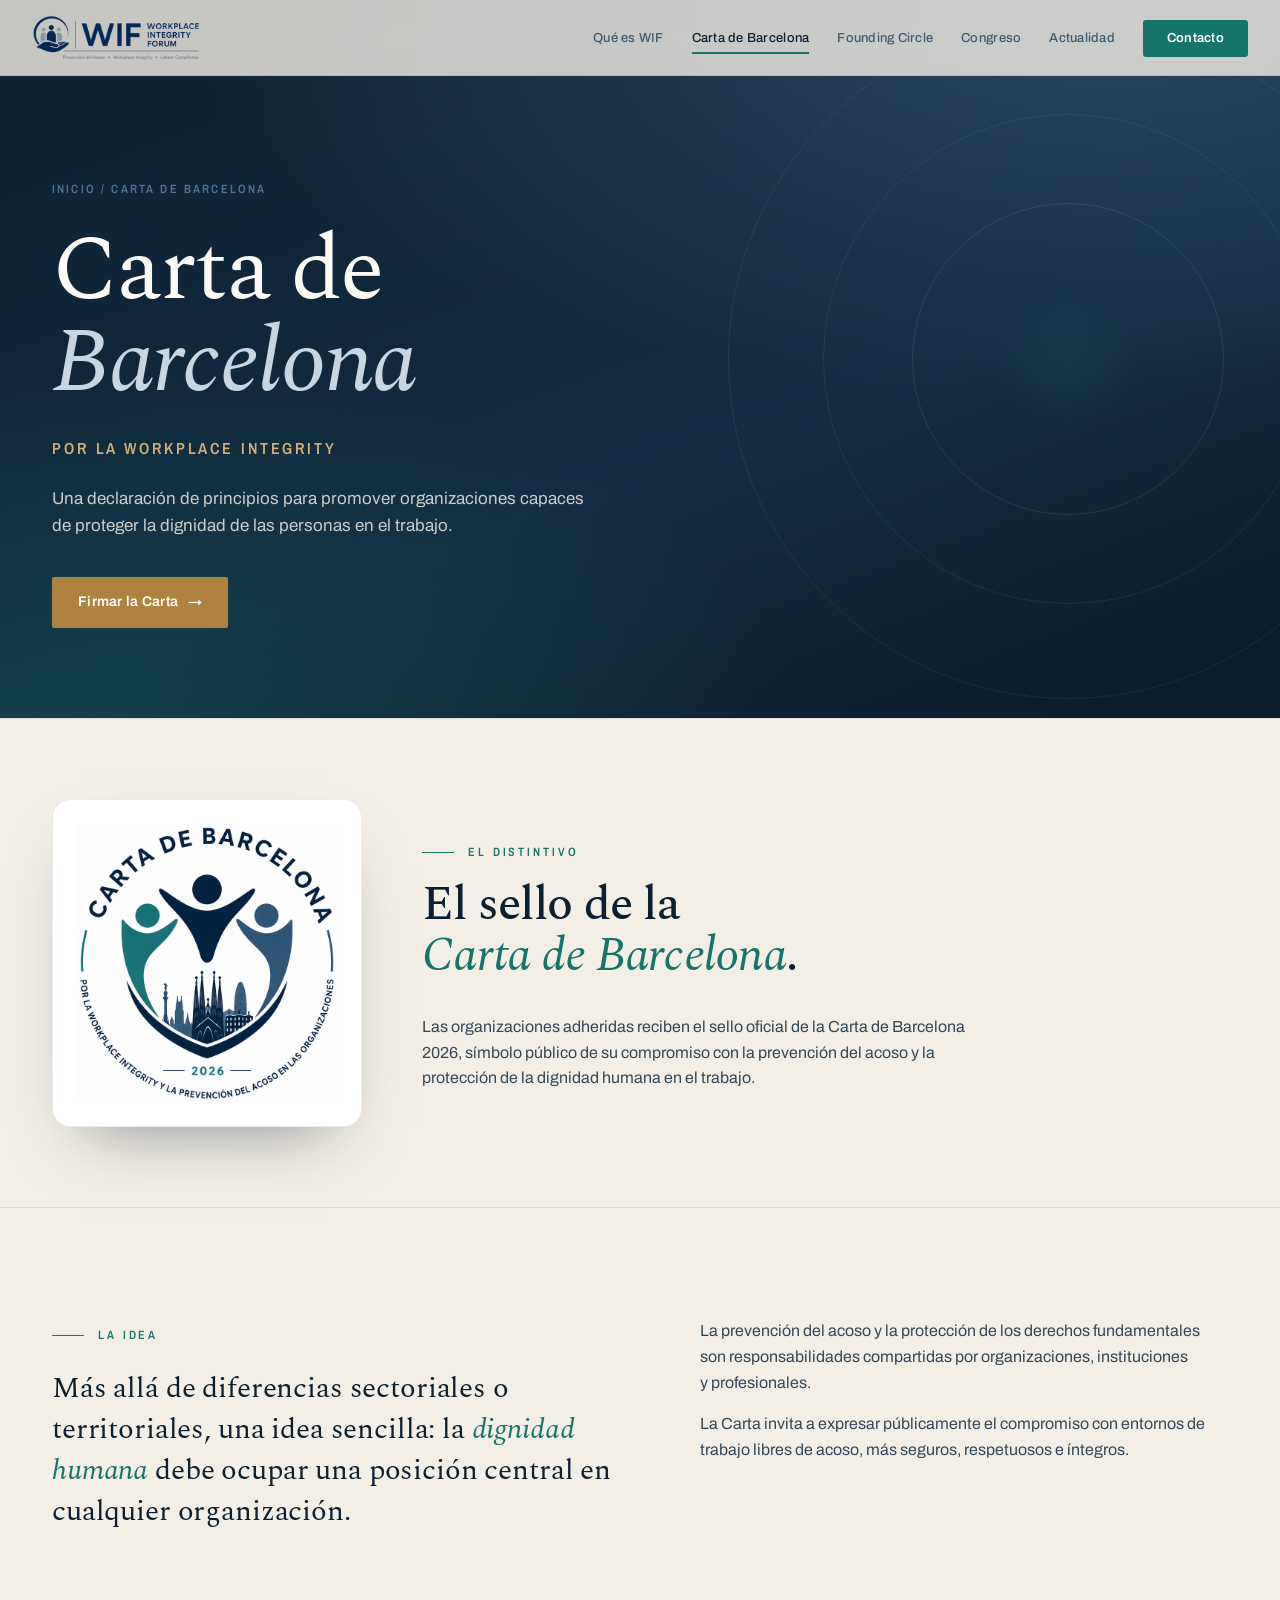
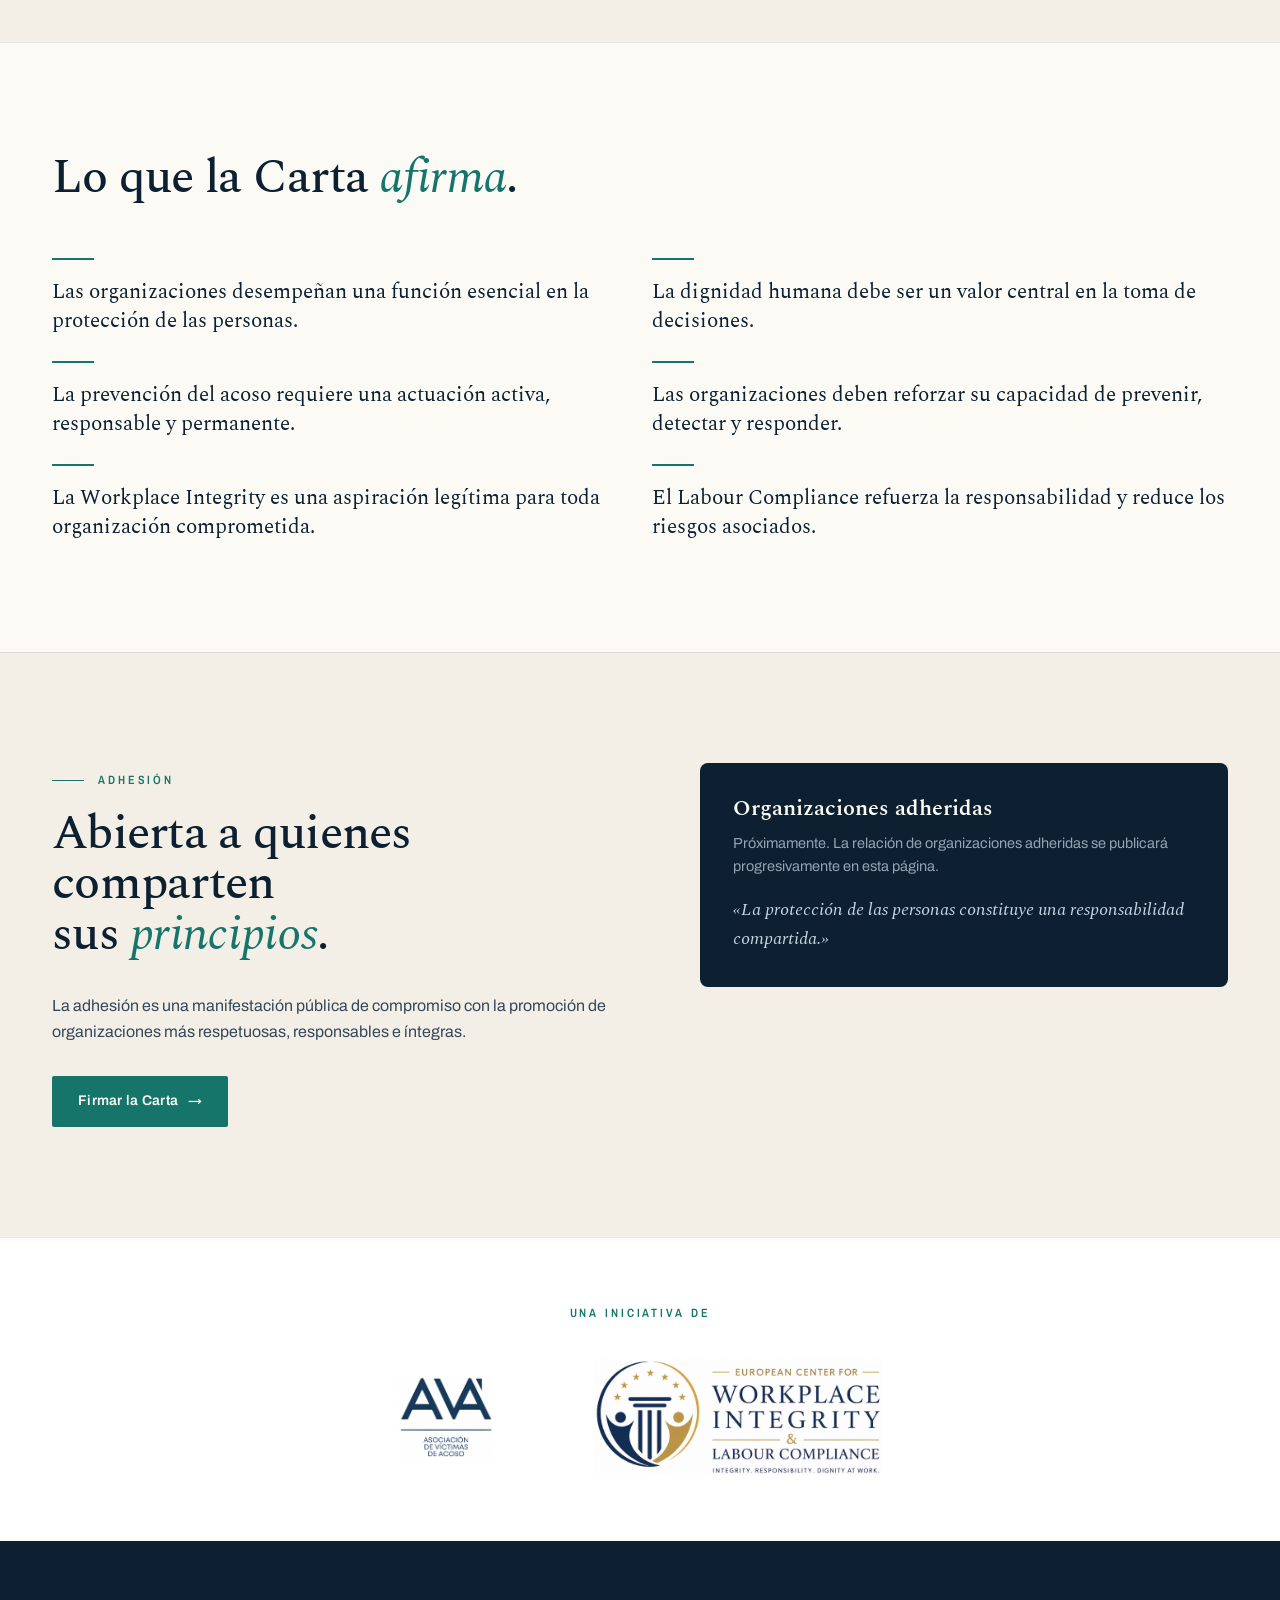
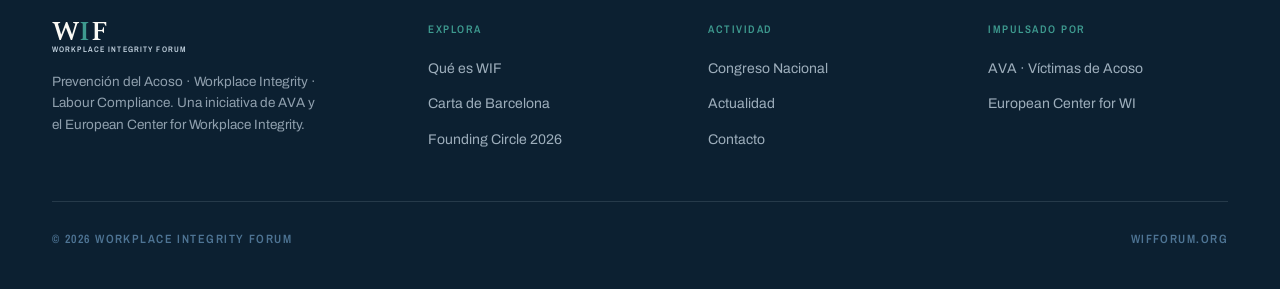
<file: carta-de-barcelona.html>
<!DOCTYPE html>
<html lang="es">
<head>
<meta charset="UTF-8">
<meta name="viewport" content="width=device-width, initial-scale=1.0">
<title>Carta de Barcelona por la Workplace Integrity | WIF</title>
<meta name="description" content="La Carta de Barcelona es una declaración de principios impulsada por Workplace Integrity Forum para promover organizaciones capaces de proteger la dignidad de las personas en el trabajo.">
<link rel="canonical" href="https://www.wifforum.org/carta-de-barcelona.html">
<meta name="robots" content="index, follow">
<meta name="theme-color" content="#0C2031">
<meta property="og:type" content="website">
<meta property="og:site_name" content="Workplace Integrity Forum">
<meta property="og:locale" content="es_ES">
<meta property="og:title" content="Carta de Barcelona por la Workplace Integrity">
<meta property="og:description" content="Declaración de principios por la protección de la dignidad humana en el trabajo. Abierta a la adhesión de organizaciones.">
<meta property="og:url" content="https://www.wifforum.org/carta-de-barcelona.html">
<meta property="og:image" content="https://www.wifforum.org/assets/img/og-image.jpg">
<meta name="twitter:card" content="summary_large_image">
<link rel="icon" href="assets/img/favicon.png" type="image/png">
<link rel="preconnect" href="https://fonts.googleapis.com">
<link rel="preconnect" href="https://fonts.gstatic.com" crossorigin>
<link href="https://fonts.googleapis.com/css2?family=Spectral:ital,wght@0,300;0,400;0,500;0,600;0,700;1,400;1,500;1,600&family=Archivo:wght@400;500;600;700&family=Archivo+Narrow:wght@500;600;700&display=swap" rel="stylesheet">
<link rel="stylesheet" href="assets/css/styles.css">
<script type="application/ld+json">
{"@context":"https://schema.org","@type":"WebPage","name":"Carta de Barcelona por la Workplace Integrity","url":"https://www.wifforum.org/carta-de-barcelona.html","publisher":{"@type":"Organization","name":"Workplace Integrity Forum","alternateName":"WIF"}}
</script>
</head>
<body>
<div class="scroll-progress"></div>

<!-- ===== LOGO ===== -->
<header class="site-header">
  <a class="lockup" href="index.html" aria-label="Workplace Integrity Forum — Inicio">
    <img class="logo-img" src="assets/img/wif-logo-trans.png" alt="Workplace Integrity Forum" width="172" height="47">
  </a>
  <button class="nav-toggle" aria-label="Abrir menú" aria-expanded="false"><span></span><span></span><span></span></button>
  <nav class="main-nav" aria-label="Navegación principal">
    <a href="que-es-wif.html">Qué es WIF</a>
    <a href="carta-de-barcelona.html" class="active">Carta de Barcelona</a>
    <a href="founding-circle.html">Founding Circle</a>
    <a href="congreso.html">Congreso</a>
    <a href="actualidad.html">Actualidad</a>
    <a class="nav-cta" href="contacto.html">Contacto</a>
  </nav>
</header>

<main>
  <section class="page-hero">
    <div class="hero-arcs"><span></span><span></span><span></span><span></span></div>
    <div class="wrap">
      <p class="crumb fade">Inicio / Carta de Barcelona</p>
      <h1 class="fade" style="transition-delay:.05s">Carta de<br><em>Barcelona</em></h1>
      <p class="kicker fade" style="transition-delay:.1s">Por la Workplace Integrity</p>
      <p class="intro fade" style="transition-delay:.16s">Una declaración de principios para promover organizaciones capaces de proteger la dignidad de las personas en el trabajo.</p>
      <div class="cta fade" style="transition-delay:.22s"><a class="btn btn-brass" href="contacto.html">Firmar la Carta <span class="arr">→</span></a></div>
    </div>
  </section>

  <section class="block tight seal-feature">
    <div class="wrap">
      <figure class="seal-card fade">
        <img src="assets/img/carta-barcelona-sello.png" alt="Sello oficial de la Carta de Barcelona 2026" width="700" height="750">
      </figure>
      <div class="fade" style="transition-delay:.08s">
        <span class="eyebrow" style="margin-bottom:18px;">El distintivo</span>
        <h2 class="sec-title">El sello de la <em>Carta de Barcelona</em>.</h2>
        <p class="body mt-m">Las organizaciones adheridas reciben el sello oficial de la Carta de Barcelona 2026, símbolo público de su compromiso con la prevención del acoso y la protección de la dignidad humana en el trabajo.</p>
      </div>
    </div>
  </section>

  <section class="block">
    <div class="wrap split top">
      <div class="fade">
        <span class="eyebrow" style="margin-bottom:22px;">La idea</span>
        <p class="lede">Más allá de diferencias sectoriales o territoriales, una idea sencilla: la <em>dignidad humana</em> debe ocupar una posición central en cualquier organización.</p>
      </div>
      <div class="fade" style="transition-delay:.1s">
        <p class="body">La prevención del acoso y la protección de los derechos fundamentales son responsabilidades compartidas por organizaciones, instituciones y profesionales.</p>
        <p class="body">La Carta invita a expresar públicamente el compromiso con entornos de trabajo libres de acoso, más seguros, respetuosos e íntegros.</p>
      </div>
    </div>
  </section>

  <section class="block alt">
    <div class="wrap">
      <div class="sec-head"><div><h2 class="sec-title fade">Lo que la Carta <em>afirma</em>.</h2></div></div>
      <div class="grid g-2">
        <div class="principle fade"><p>Las organizaciones desempeñan una función esencial en la protección de las personas.</p></div>
        <div class="principle fade" style="transition-delay:.06s"><p>La dignidad humana debe ser un valor central en la toma de decisiones.</p></div>
        <div class="principle fade"><p>La prevención del acoso requiere una actuación activa, responsable y permanente.</p></div>
        <div class="principle fade" style="transition-delay:.06s"><p>Las organizaciones deben reforzar su capacidad de prevenir, detectar y responder.</p></div>
        <div class="principle fade"><p>La Workplace Integrity es una aspiración legítima para toda organización comprometida.</p></div>
        <div class="principle fade" style="transition-delay:.06s"><p>El Labour Compliance refuerza la responsabilidad y reduce los riesgos asociados.</p></div>
      </div>
    </div>
  </section>

  <section class="block">
    <div class="wrap split top">
      <div class="fade">
        <span class="eyebrow" style="margin-bottom:18px;">Adhesión</span>
        <h2 class="sec-title">Abierta a quienes comparten sus <em>principios</em>.</h2>
        <p class="body mt-m">La adhesión es una manifestación pública de compromiso con la promoción de organizaciones más respetuosas, responsables e íntegras.</p>
        <div class="btn-row mt-m"><a class="btn btn-primary" href="contacto.html">Firmar la Carta <span class="arr">→</span></a></div>
      </div>
      <div class="fade" style="transition-delay:.1s">
        <div class="card dark">
          <h4>Organizaciones adheridas</h4>
          <p>Próximamente. La relación de organizaciones adheridas se publicará progresivamente en esta página.</p>
          <p class="mt-s" style="font-family:var(--serif);font-style:italic;color:var(--mist);font-size:18px;">«La protección de las personas constituye una responsabilidad compartida.»</p>
        </div>
      </div>
    </div>
  </section>
</main>

<!-- ===== INICIATIVA DE ===== -->
<section class="partners">
  <div class="wrap">
    <p class="partners-label">Una iniciativa de</p>
    <div class="partners-logos">
      <a href="https://www.victimasacoso.com" target="_blank" rel="noopener" aria-label="AVA · Asociación de Víctimas de Acoso">
        <img class="p-ava" src="assets/img/logo-ava.png" alt="AVA — Asociación de Víctimas de Acoso" width="405" height="354">
      </a>
      <a href="https://www.workplacecompliance.eu" target="_blank" rel="noopener" aria-label="European Center for Workplace Integrity &amp; Labour Compliance">
        <img class="p-ecc" src="assets/img/logo-european-center.png" alt="European Center for Workplace Integrity &amp; Labour Compliance" width="700" height="282">
      </a>
    </div>
  </div>
</section>

<footer class="site-footer">
  <div class="wrap">
    <div class="top">
      <div>
        <a class="lockup on-dark" href="index.html" aria-label="Workplace Integrity Forum"><span class="wm"><span class="wif">W<b>I</b>F</span><span class="full">Workplace Integrity Forum</span></span></a>
        <p class="blurb">Prevención del Acoso · Workplace Integrity · Labour Compliance. Una iniciativa de AVA y el European Center for Workplace Integrity.</p>
      </div>
      <div><h5>Explora</h5><ul><li><a href="que-es-wif.html">Qué es WIF</a></li><li><a href="carta-de-barcelona.html">Carta de Barcelona</a></li><li><a href="founding-circle.html">Founding Circle 2026</a></li></ul></div>
      <div><h5>Actividad</h5><ul><li><a href="congreso.html">Congreso Nacional</a></li><li><a href="actualidad.html">Actualidad</a></li><li><a href="contacto.html">Contacto</a></li></ul></div>
      <div><h5>Impulsado por</h5><ul><li><a href="https://www.victimasacoso.com" target="_blank" rel="noopener">AVA · Víctimas de Acoso</a></li><li><a href="https://www.workplacecompliance.eu" target="_blank" rel="noopener">European Center for WI</a></li></ul></div>
    </div>
    <div class="bottom"><span>© 2026 Workplace Integrity Forum</span><span>WIFFORUM.ORG</span></div>
  </div>
</footer>
<script src="assets/js/main.js"></script>
</body>
</html>
</file>
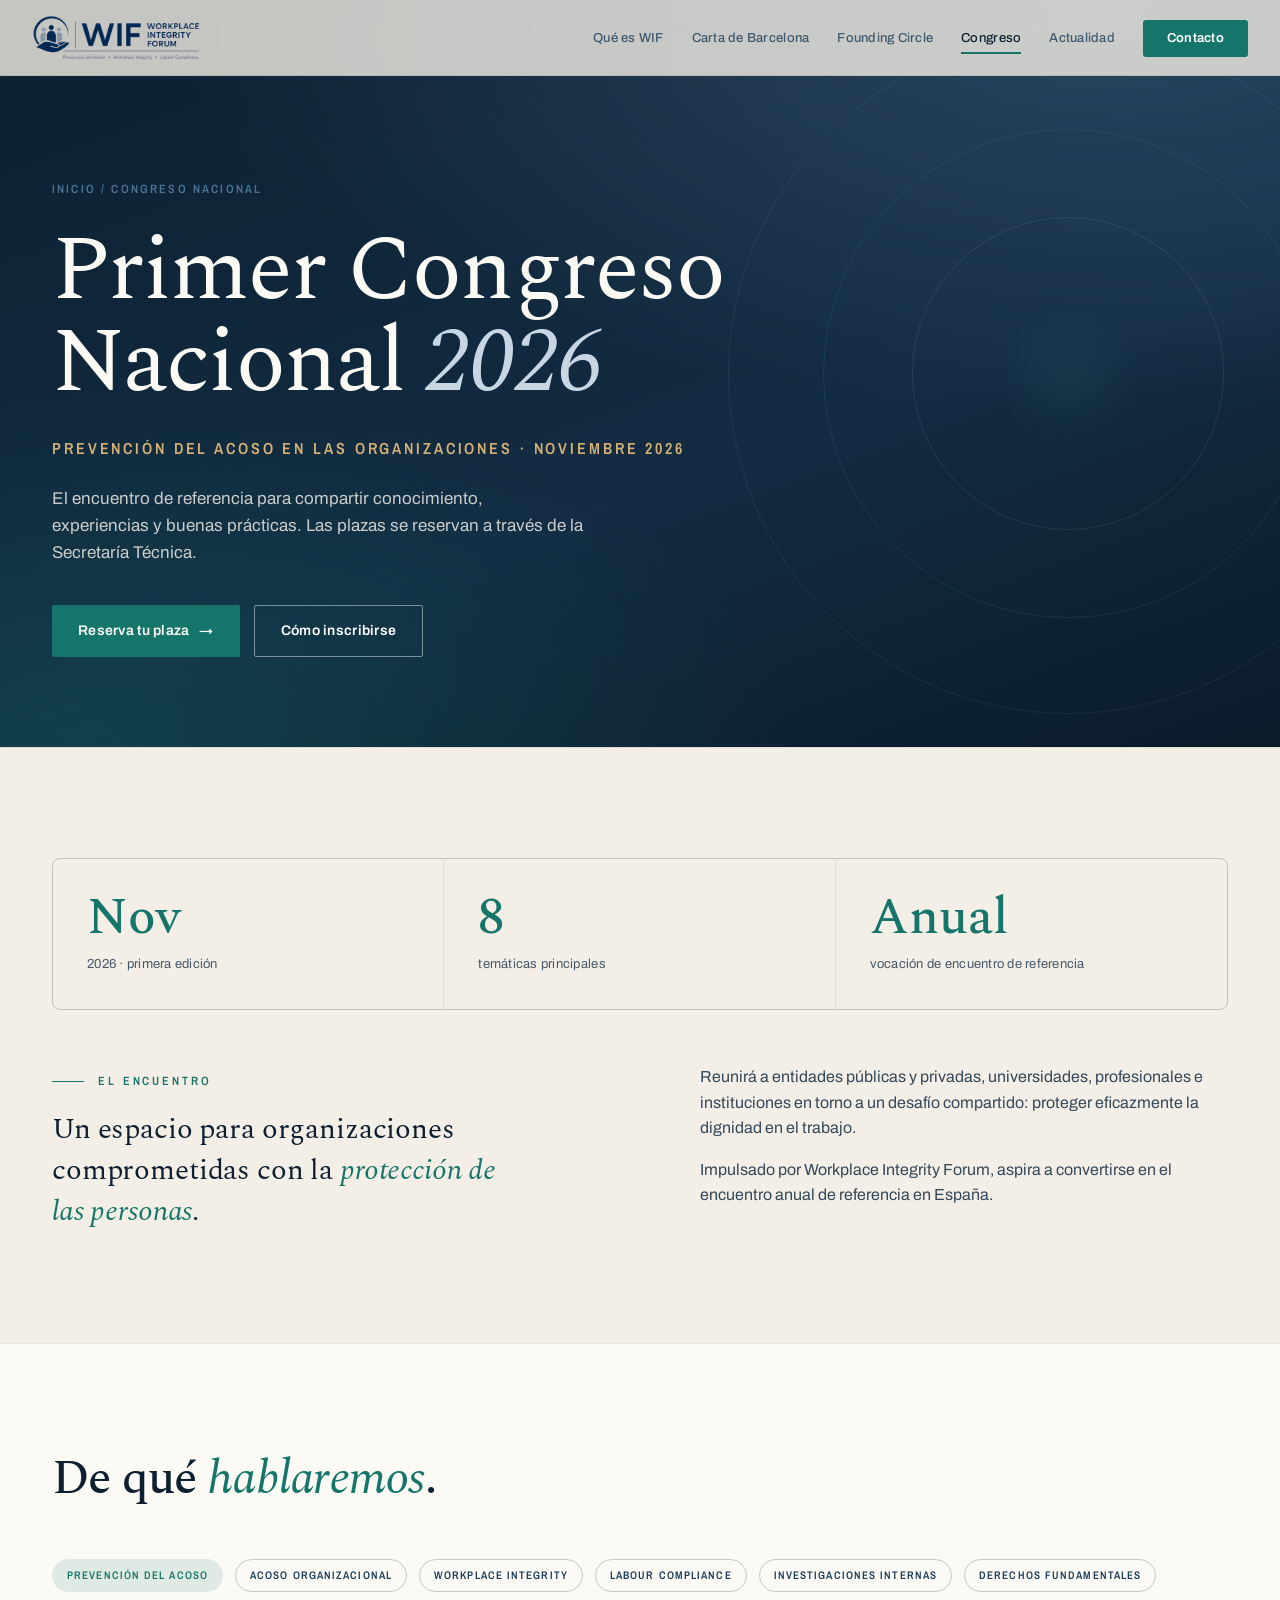
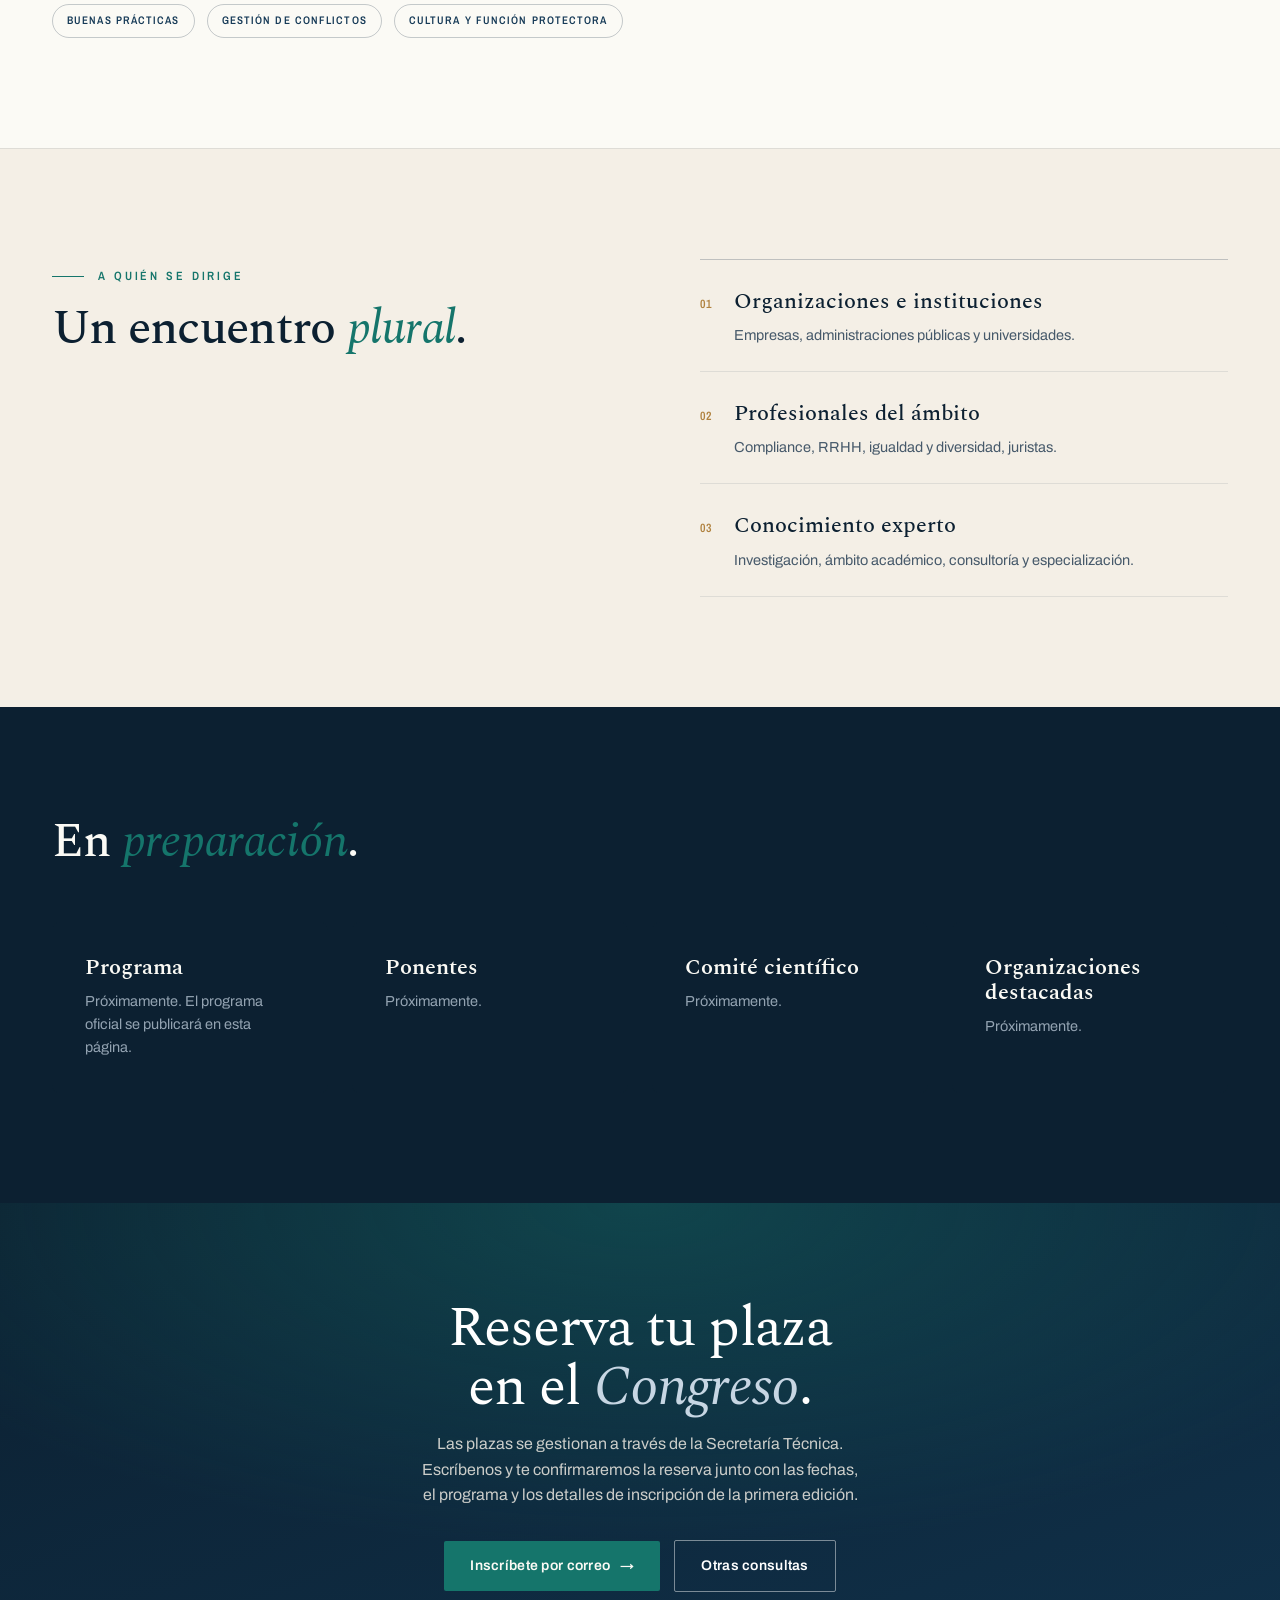
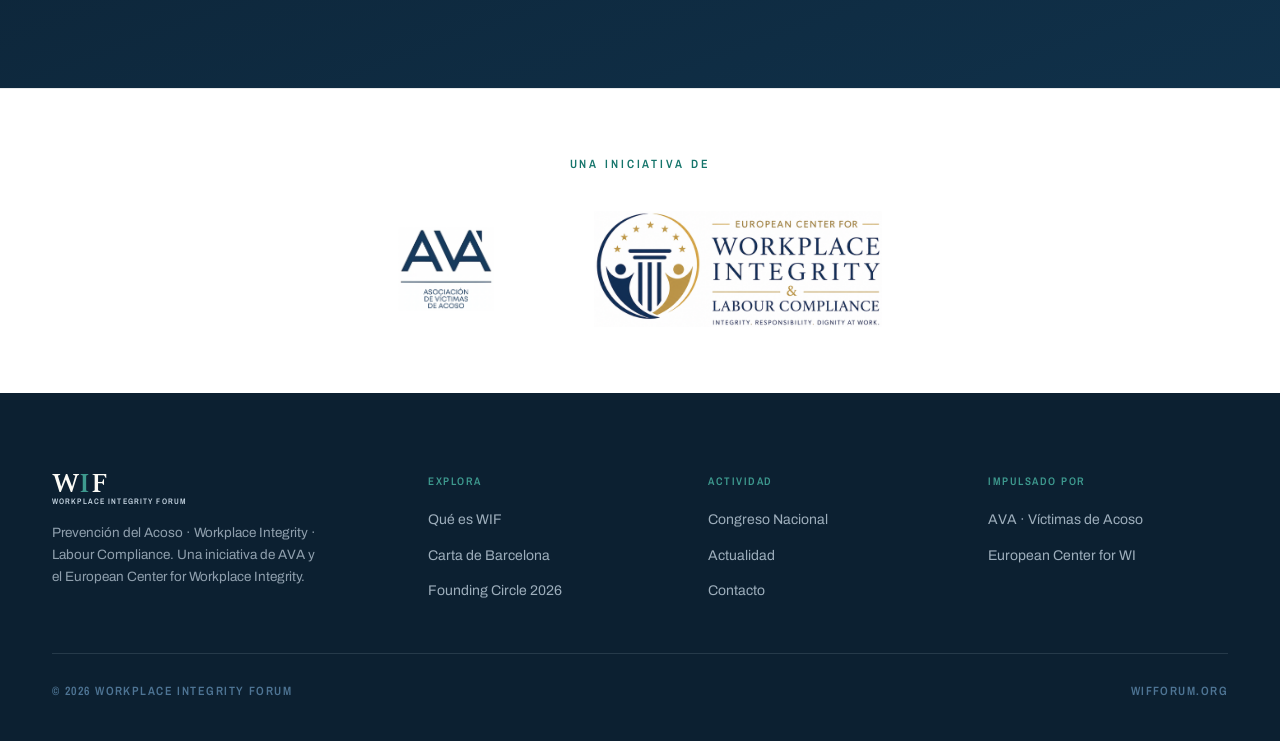
<file: congreso.html>
<!DOCTYPE html>
<html lang="es">
<head>
<meta charset="UTF-8">
<meta name="viewport" content="width=device-width, initial-scale=1.0">
<title>Primer Congreso Nacional de Prevención del Acoso | WIF · Nov 2026</title>
<meta name="description" content="Primer Congreso Nacional de Prevención del Acoso en las Organizaciones, noviembre de 2026. Impulsado por Workplace Integrity Forum: temáticas, ponentes y comité científico.">
<link rel="canonical" href="https://www.wifforum.org/congreso.html">
<meta name="robots" content="index, follow">
<meta name="theme-color" content="#0C2031">
<meta property="og:type" content="website">
<meta property="og:site_name" content="Workplace Integrity Forum">
<meta property="og:locale" content="es_ES">
<meta property="og:title" content="Primer Congreso Nacional de Prevención del Acoso">
<meta property="og:description" content="Noviembre 2026. El encuentro de referencia para compartir conocimiento y buenas prácticas en prevención del acoso.">
<meta property="og:url" content="https://www.wifforum.org/congreso.html">
<meta property="og:image" content="https://www.wifforum.org/assets/img/og-image.jpg">
<meta name="twitter:card" content="summary_large_image">
<link rel="icon" href="assets/img/favicon.png" type="image/png">
<link rel="preconnect" href="https://fonts.googleapis.com">
<link rel="preconnect" href="https://fonts.gstatic.com" crossorigin>
<link href="https://fonts.googleapis.com/css2?family=Spectral:ital,wght@0,300;0,400;0,500;0,600;0,700;1,400;1,500;1,600&family=Archivo:wght@400;500;600;700&family=Archivo+Narrow:wght@500;600;700&display=swap" rel="stylesheet">
<link rel="stylesheet" href="assets/css/styles.css">
<script type="application/ld+json">
{"@context":"https://schema.org","@type":"Event","name":"Primer Congreso Nacional de Prevención del Acoso en las Organizaciones","startDate":"2026-11","eventAttendanceMode":"https://schema.org/OfflineEventAttendanceMode","eventStatus":"https://schema.org/EventScheduled","location":{"@type":"Country","name":"España"},"organizer":{"@type":"Organization","name":"Workplace Integrity Forum","url":"https://www.wifforum.org/"},"description":"Encuentro anual de referencia para compartir conocimiento, experiencias y buenas prácticas en prevención del acoso, Workplace Integrity y Labour Compliance."}
</script>
</head>
<body>
<div class="scroll-progress"></div>

<!-- ===== LOGO ===== -->
<header class="site-header">
  <a class="lockup" href="index.html" aria-label="Workplace Integrity Forum — Inicio">
    <img class="logo-img" src="assets/img/wif-logo-trans.png" alt="Workplace Integrity Forum" width="172" height="47">
  </a>
  <button class="nav-toggle" aria-label="Abrir menú" aria-expanded="false"><span></span><span></span><span></span></button>
  <nav class="main-nav" aria-label="Navegación principal">
    <a href="que-es-wif.html">Qué es WIF</a>
    <a href="carta-de-barcelona.html">Carta de Barcelona</a>
    <a href="founding-circle.html">Founding Circle</a>
    <a href="congreso.html" class="active">Congreso</a>
    <a href="actualidad.html">Actualidad</a>
    <a class="nav-cta" href="contacto.html">Contacto</a>
  </nav>
</header>

<main>
  <section class="page-hero">
    <div class="hero-arcs"><span></span><span></span><span></span><span></span></div>
    <div class="wrap">
      <p class="crumb fade">Inicio / Congreso Nacional</p>
      <h1 class="fade" style="transition-delay:.05s">Primer Congreso<br>Nacional <em>2026</em></h1>
      <p class="kicker fade" style="transition-delay:.1s">Prevención del Acoso en las Organizaciones · Noviembre 2026</p>
      <p class="intro fade" style="transition-delay:.16s">El encuentro de referencia para compartir conocimiento, experiencias y buenas prácticas. Las plazas se reservan a través de la Secretaría Técnica.</p>
      <div class="cta fade" style="transition-delay:.22s"><a class="btn btn-primary" href="mailto:info@wifforum.org?subject=Inscripci%C3%B3n%20Congreso%20Nacional%202026">Reserva tu plaza <span class="arr">→</span></a><a class="btn btn-ghost light" href="#inscripcion">Cómo inscribirse</a></div>
    </div>
  </section>

  <section class="block">
    <div class="wrap">
      <div class="facts fade">
        <div class="fact"><div class="n">Nov</div><div class="l">2026 · primera edición</div></div>
        <div class="fact"><div class="n">8</div><div class="l">temáticas principales</div></div>
        <div class="fact"><div class="n">Anual</div><div class="l">vocación de encuentro de referencia</div></div>
      </div>
      <div class="split top mt-l">
        <div class="fade"><span class="eyebrow" style="margin-bottom:18px;">El encuentro</span><p class="lede">Un espacio para organizaciones comprometidas con la <em>protección de las personas</em>.</p></div>
        <div class="fade" style="transition-delay:.1s"><p class="body">Reunirá a entidades públicas y privadas, universidades, profesionales e instituciones en torno a un desafío compartido: proteger eficazmente la dignidad en el trabajo.</p><p class="body">Impulsado por Workplace Integrity Forum, aspira a convertirse en el encuentro anual de referencia en España.</p></div>
      </div>
    </div>
  </section>

  <section class="block alt">
    <div class="wrap">
      <div class="sec-head"><div><h2 class="sec-title fade">De qué <em>hablaremos</em>.</h2></div></div>
      <div class="chips fade" style="gap:12px;">
        <span class="chip teal">Prevención del acoso</span><span class="chip">Acoso organizacional</span>
        <span class="chip">Workplace Integrity</span><span class="chip">Labour Compliance</span>
        <span class="chip">Investigaciones internas</span><span class="chip">Derechos fundamentales</span>
        <span class="chip">Buenas prácticas</span><span class="chip">Gestión de conflictos</span>
        <span class="chip">Cultura y función protectora</span>
      </div>
    </div>
  </section>

  <section class="block">
    <div class="wrap split top">
      <div class="fade">
        <span class="eyebrow" style="margin-bottom:18px;">A quién se dirige</span>
        <h2 class="sec-title">Un encuentro <em>plural</em>.</h2>
      </div>
      <div class="fade" style="transition-delay:.1s">
        <div class="pillars">
          <div class="pillar"><span class="k">01</span><div><h4>Organizaciones e instituciones</h4><p>Empresas, administraciones públicas y universidades.</p></div></div>
          <div class="pillar"><span class="k">02</span><div><h4>Profesionales del ámbito</h4><p>Compliance, RRHH, igualdad y diversidad, juristas.</p></div></div>
          <div class="pillar"><span class="k">03</span><div><h4>Conocimiento experto</h4><p>Investigación, ámbito académico, consultoría y especialización.</p></div></div>
        </div>
      </div>
    </div>
  </section>

  <section class="block ink">
    <div class="wrap">
      <div class="sec-head"><div><h2 class="sec-title fade">En <em>preparación</em>.</h2></div></div>
      <div class="grid g-4">
        <div class="card dark fade"><h4>Programa</h4><p>Próximamente. El programa oficial se publicará en esta página.</p></div>
        <div class="card dark fade" style="transition-delay:.06s"><h4>Ponentes</h4><p>Próximamente.</p></div>
        <div class="card dark fade" style="transition-delay:.12s"><h4>Comité científico</h4><p>Próximamente.</p></div>
        <div class="card dark fade" style="transition-delay:.18s"><h4>Organizaciones destacadas</h4><p>Próximamente.</p></div>
      </div>
    </div>
  </section>

  <section class="cta-band" id="inscripcion">
    <div class="wrap fade">
      <h2>Reserva tu plaza en el <em>Congreso</em>.</h2>
      <p>Las plazas se gestionan a través de la Secretaría Técnica. Escríbenos y te confirmaremos la reserva junto con las fechas, el programa y los detalles de inscripción de la primera edición.</p>
      <div class="btn-row"><a class="btn btn-primary" href="mailto:info@wifforum.org?subject=Inscripci%C3%B3n%20Congreso%20Nacional%202026">Inscríbete por correo <span class="arr">→</span></a><a class="btn btn-ghost light" href="contacto.html">Otras consultas</a></div>
    </div>
  </section>
</main>

<!-- ===== INICIATIVA DE ===== -->
<section class="partners">
  <div class="wrap">
    <p class="partners-label">Una iniciativa de</p>
    <div class="partners-logos">
      <a href="https://www.victimasacoso.com" target="_blank" rel="noopener" aria-label="AVA · Asociación de Víctimas de Acoso">
        <img class="p-ava" src="assets/img/logo-ava.png" alt="AVA — Asociación de Víctimas de Acoso" width="405" height="354">
      </a>
      <a href="https://www.workplacecompliance.eu" target="_blank" rel="noopener" aria-label="European Center for Workplace Integrity &amp; Labour Compliance">
        <img class="p-ecc" src="assets/img/logo-european-center.png" alt="European Center for Workplace Integrity &amp; Labour Compliance" width="700" height="282">
      </a>
    </div>
  </div>
</section>

<footer class="site-footer">
  <div class="wrap">
    <div class="top">
      <div>
        <a class="lockup on-dark" href="index.html" aria-label="Workplace Integrity Forum"><span class="wm"><span class="wif">W<b>I</b>F</span><span class="full">Workplace Integrity Forum</span></span></a>
        <p class="blurb">Prevención del Acoso · Workplace Integrity · Labour Compliance. Una iniciativa de AVA y el European Center for Workplace Integrity.</p>
      </div>
      <div><h5>Explora</h5><ul><li><a href="que-es-wif.html">Qué es WIF</a></li><li><a href="carta-de-barcelona.html">Carta de Barcelona</a></li><li><a href="founding-circle.html">Founding Circle 2026</a></li></ul></div>
      <div><h5>Actividad</h5><ul><li><a href="congreso.html">Congreso Nacional</a></li><li><a href="actualidad.html">Actualidad</a></li><li><a href="contacto.html">Contacto</a></li></ul></div>
      <div><h5>Impulsado por</h5><ul><li><a href="https://www.victimasacoso.com" target="_blank" rel="noopener">AVA · Víctimas de Acoso</a></li><li><a href="https://www.workplacecompliance.eu" target="_blank" rel="noopener">European Center for WI</a></li></ul></div>
    </div>
    <div class="bottom"><span>© 2026 Workplace Integrity Forum</span><span>WIFFORUM.ORG</span></div>
  </div>
</footer>
<script src="assets/js/main.js"></script>
</body>
</html>
</file>
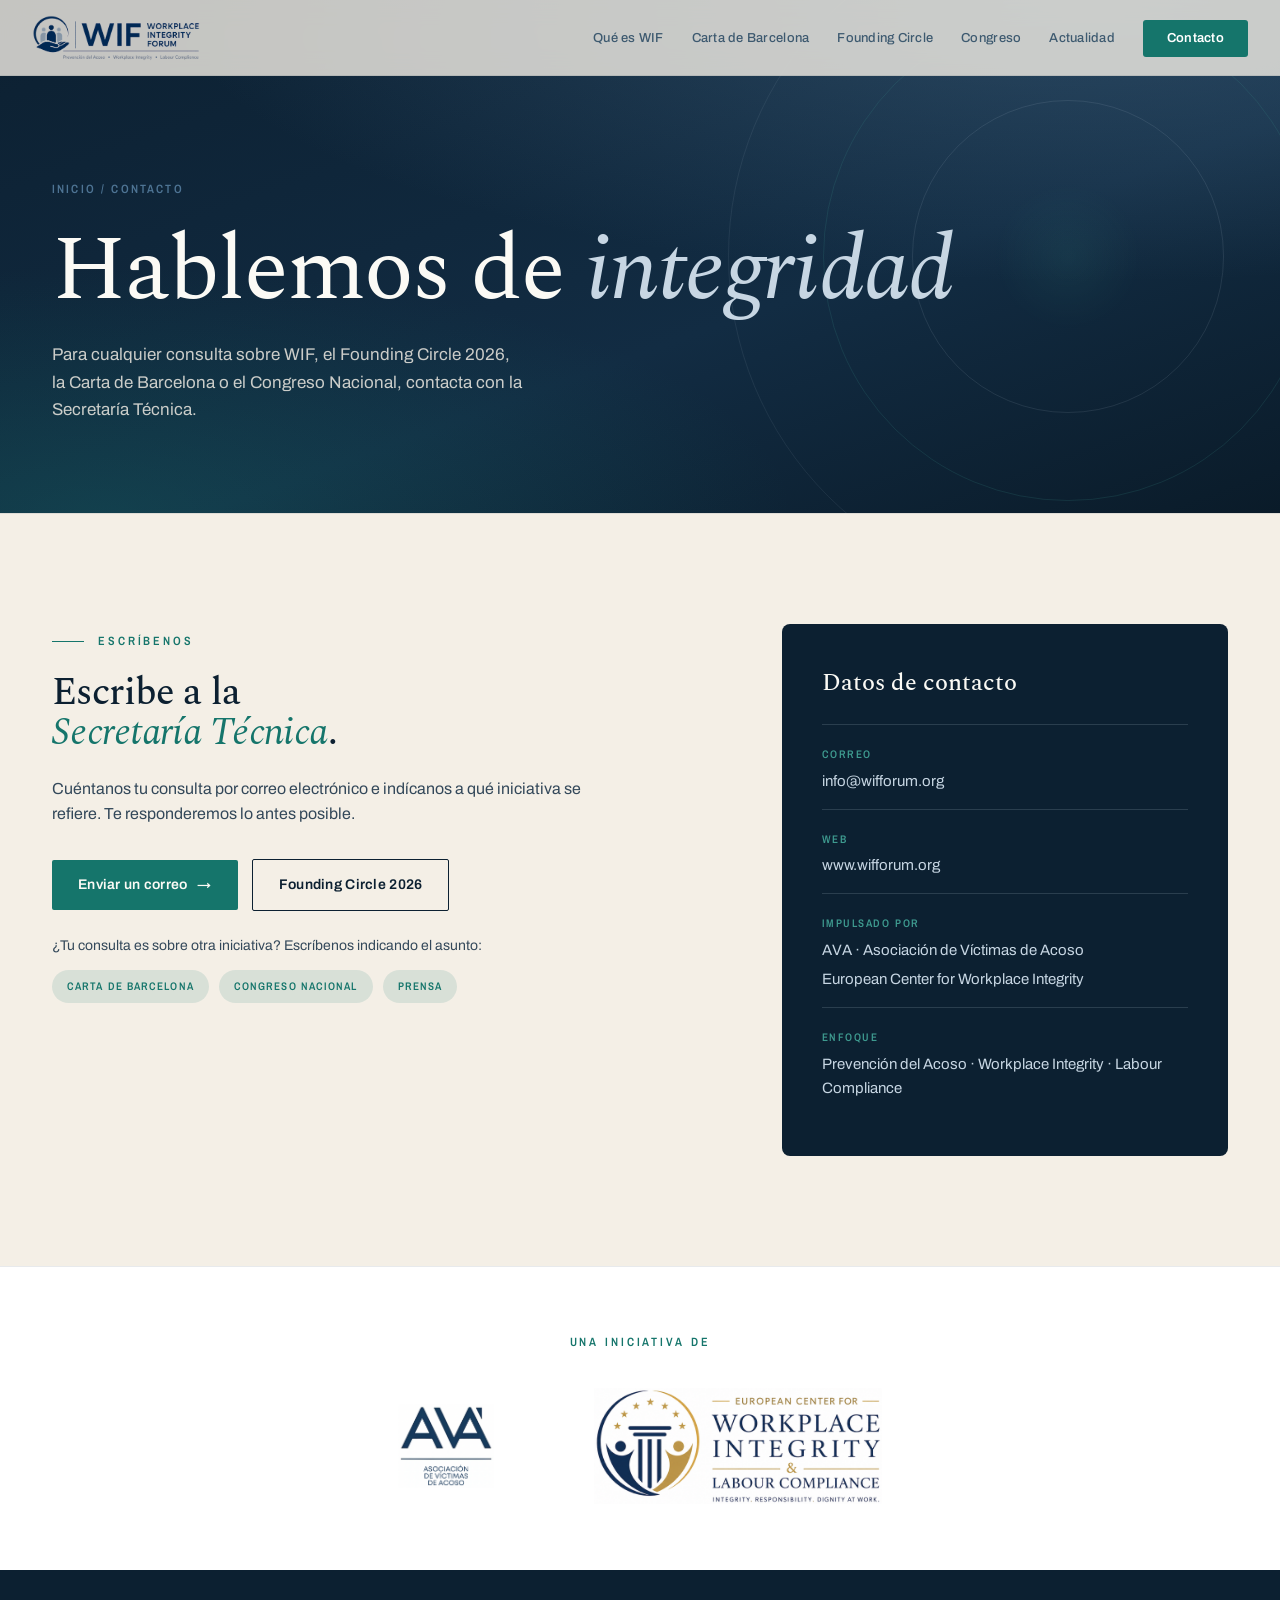
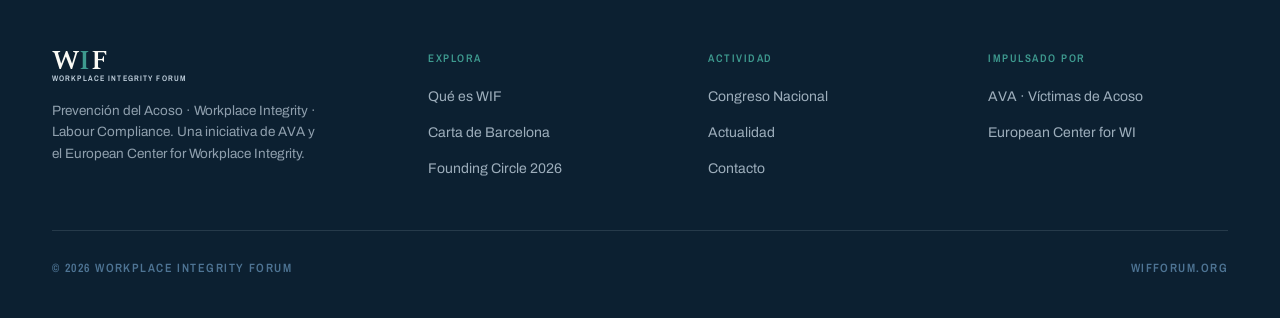
<file: contacto.html>
<!DOCTYPE html>
<html lang="es">
<head>
<meta charset="UTF-8">
<meta name="viewport" content="width=device-width, initial-scale=1.0">
<title>Contacto | Workplace Integrity Forum</title>
<meta name="description" content="Contacta con la Secretaría Técnica de Workplace Integrity Forum (WIF) para información sobre el Founding Circle 2026, la Carta de Barcelona o el Congreso Nacional.">
<link rel="canonical" href="https://www.wifforum.org/contacto.html">
<meta name="robots" content="index, follow">
<meta name="theme-color" content="#0C2031">
<meta property="og:type" content="website">
<meta property="og:site_name" content="Workplace Integrity Forum">
<meta property="og:locale" content="es_ES">
<meta property="og:title" content="Contacto — Workplace Integrity Forum">
<meta property="og:description" content="Ponte en contacto con la Secretaría Técnica de WIF.">
<meta property="og:url" content="https://www.wifforum.org/contacto.html">
<meta property="og:image" content="https://www.wifforum.org/assets/img/og-image.jpg">
<meta name="twitter:card" content="summary_large_image">
<link rel="icon" href="assets/img/favicon.png" type="image/png">
<link rel="preconnect" href="https://fonts.googleapis.com">
<link rel="preconnect" href="https://fonts.gstatic.com" crossorigin>
<link href="https://fonts.googleapis.com/css2?family=Spectral:ital,wght@0,300;0,400;0,500;0,600;0,700;1,400;1,500;1,600&family=Archivo:wght@400;500;600;700&family=Archivo+Narrow:wght@500;600;700&display=swap" rel="stylesheet">
<link rel="stylesheet" href="assets/css/styles.css">
<script type="application/ld+json">
{"@context":"https://schema.org","@type":"ContactPage","name":"Contacto — Workplace Integrity Forum","url":"https://www.wifforum.org/contacto.html","publisher":{"@type":"Organization","name":"Workplace Integrity Forum","alternateName":"WIF","url":"https://www.wifforum.org/"}}
</script>
</head>
<body>
<div class="scroll-progress"></div>

<!-- ===== LOGO ===== -->
<header class="site-header">
  <a class="lockup" href="index.html" aria-label="Workplace Integrity Forum — Inicio">
    <img class="logo-img" src="assets/img/wif-logo-trans.png" alt="Workplace Integrity Forum" width="172" height="47">
  </a>
  <button class="nav-toggle" aria-label="Abrir menú" aria-expanded="false"><span></span><span></span><span></span></button>
  <nav class="main-nav" aria-label="Navegación principal">
    <a href="que-es-wif.html">Qué es WIF</a>
    <a href="carta-de-barcelona.html">Carta de Barcelona</a>
    <a href="founding-circle.html">Founding Circle</a>
    <a href="congreso.html">Congreso</a>
    <a href="actualidad.html">Actualidad</a>
    <a class="nav-cta active" href="contacto.html">Contacto</a>
  </nav>
</header>

<main>
  <section class="page-hero">
    <div class="hero-arcs"><span></span><span></span><span></span><span></span></div>
    <div class="wrap">
      <p class="crumb fade">Inicio / Contacto</p>
      <h1 class="fade" style="transition-delay:.05s">Hablemos de <em>integridad</em></h1>
      <p class="intro fade" style="transition-delay:.12s">Para cualquier consulta sobre WIF, el Founding Circle 2026, la Carta de Barcelona o el Congreso Nacional, contacta con la Secretaría Técnica.</p>
    </div>
  </section>

  <section class="block">
    <div class="wrap">
      <div class="contact-grid">
        <div class="fade">
          <span class="eyebrow" style="margin-bottom:22px;">Escríbenos</span>
          <h2 class="sec-title" style="font-size:clamp(26px,3vw,38px);margin-bottom:22px;">Escribe a la <em>Secretaría Técnica</em>.</h2>
          <p class="body" style="margin-bottom:32px;">Cuéntanos tu consulta por correo electrónico e indícanos a qué iniciativa se refiere. Te responderemos lo antes posible.</p>
          <div class="btn-row">
            <a class="btn btn-primary" href="mailto:info@wifforum.org?subject=Consulta%20WIF">Enviar un correo <span class="arr">→</span></a>
            <a class="btn btn-ghost" href="mailto:info@wifforum.org?subject=WIF%20Founding%20Circle%202026">Founding Circle 2026</a>
          </div>
          <p class="body" style="margin-top:24px;font-size:14px;">¿Tu consulta es sobre otra iniciativa? Escríbenos indicando el asunto:</p>
          <div class="chips" style="gap:10px;margin-top:12px;">
            <a class="chip teal" href="mailto:info@wifforum.org?subject=Carta%20de%20Barcelona" style="text-decoration:none;">Carta de Barcelona</a>
            <a class="chip teal" href="mailto:info@wifforum.org?subject=Congreso%20Nacional" style="text-decoration:none;">Congreso Nacional</a>
            <a class="chip teal" href="mailto:info@wifforum.org?subject=Prensa%20y%20comunicaci%C3%B3n" style="text-decoration:none;">Prensa</a>
          </div>
        </div>

        <aside class="contact-aside fade" style="transition-delay:.1s">
          <h3>Datos de contacto</h3>
          <div class="item"><span class="lab">Correo</span><a href="mailto:info@wifforum.org">info@wifforum.org</a></div>
          <div class="item"><span class="lab">Web</span><a href="https://www.wifforum.org">www.wifforum.org</a></div>
          <div class="item"><span class="lab">Impulsado por</span><a href="https://www.victimasacoso.com" target="_blank" rel="noopener">AVA · Asociación de Víctimas de Acoso</a><a href="https://www.workplacecompliance.eu" target="_blank" rel="noopener">European Center for Workplace Integrity</a></div>
          <div class="item"><span class="lab">Enfoque</span><span>Prevención del Acoso · Workplace Integrity · Labour Compliance</span></div>
        </aside>
      </div>
    </div>
  </section>
</main>

<!-- ===== INICIATIVA DE ===== -->
<section class="partners">
  <div class="wrap">
    <p class="partners-label">Una iniciativa de</p>
    <div class="partners-logos">
      <a href="https://www.victimasacoso.com" target="_blank" rel="noopener" aria-label="AVA · Asociación de Víctimas de Acoso">
        <img class="p-ava" src="assets/img/logo-ava.png" alt="AVA — Asociación de Víctimas de Acoso" width="405" height="354">
      </a>
      <a href="https://www.workplacecompliance.eu" target="_blank" rel="noopener" aria-label="European Center for Workplace Integrity &amp; Labour Compliance">
        <img class="p-ecc" src="assets/img/logo-european-center.png" alt="European Center for Workplace Integrity &amp; Labour Compliance" width="700" height="282">
      </a>
    </div>
  </div>
</section>

<footer class="site-footer">
  <div class="wrap">
    <div class="top">
      <div>
        <a class="lockup on-dark" href="index.html" aria-label="Workplace Integrity Forum"><span class="wm"><span class="wif">W<b>I</b>F</span><span class="full">Workplace Integrity Forum</span></span></a>
        <p class="blurb">Prevención del Acoso · Workplace Integrity · Labour Compliance. Una iniciativa de AVA y el European Center for Workplace Integrity.</p>
      </div>
      <div><h5>Explora</h5><ul><li><a href="que-es-wif.html">Qué es WIF</a></li><li><a href="carta-de-barcelona.html">Carta de Barcelona</a></li><li><a href="founding-circle.html">Founding Circle 2026</a></li></ul></div>
      <div><h5>Actividad</h5><ul><li><a href="congreso.html">Congreso Nacional</a></li><li><a href="actualidad.html">Actualidad</a></li><li><a href="contacto.html">Contacto</a></li></ul></div>
      <div><h5>Impulsado por</h5><ul><li><a href="https://www.victimasacoso.com" target="_blank" rel="noopener">AVA · Víctimas de Acoso</a></li><li><a href="https://www.workplacecompliance.eu" target="_blank" rel="noopener">European Center for WI</a></li></ul></div>
    </div>
    <div class="bottom"><span>© 2026 Workplace Integrity Forum</span><span>WIFFORUM.ORG</span></div>
  </div>
</footer>
<script src="assets/js/main.js"></script>
</body>
</html>
</file>
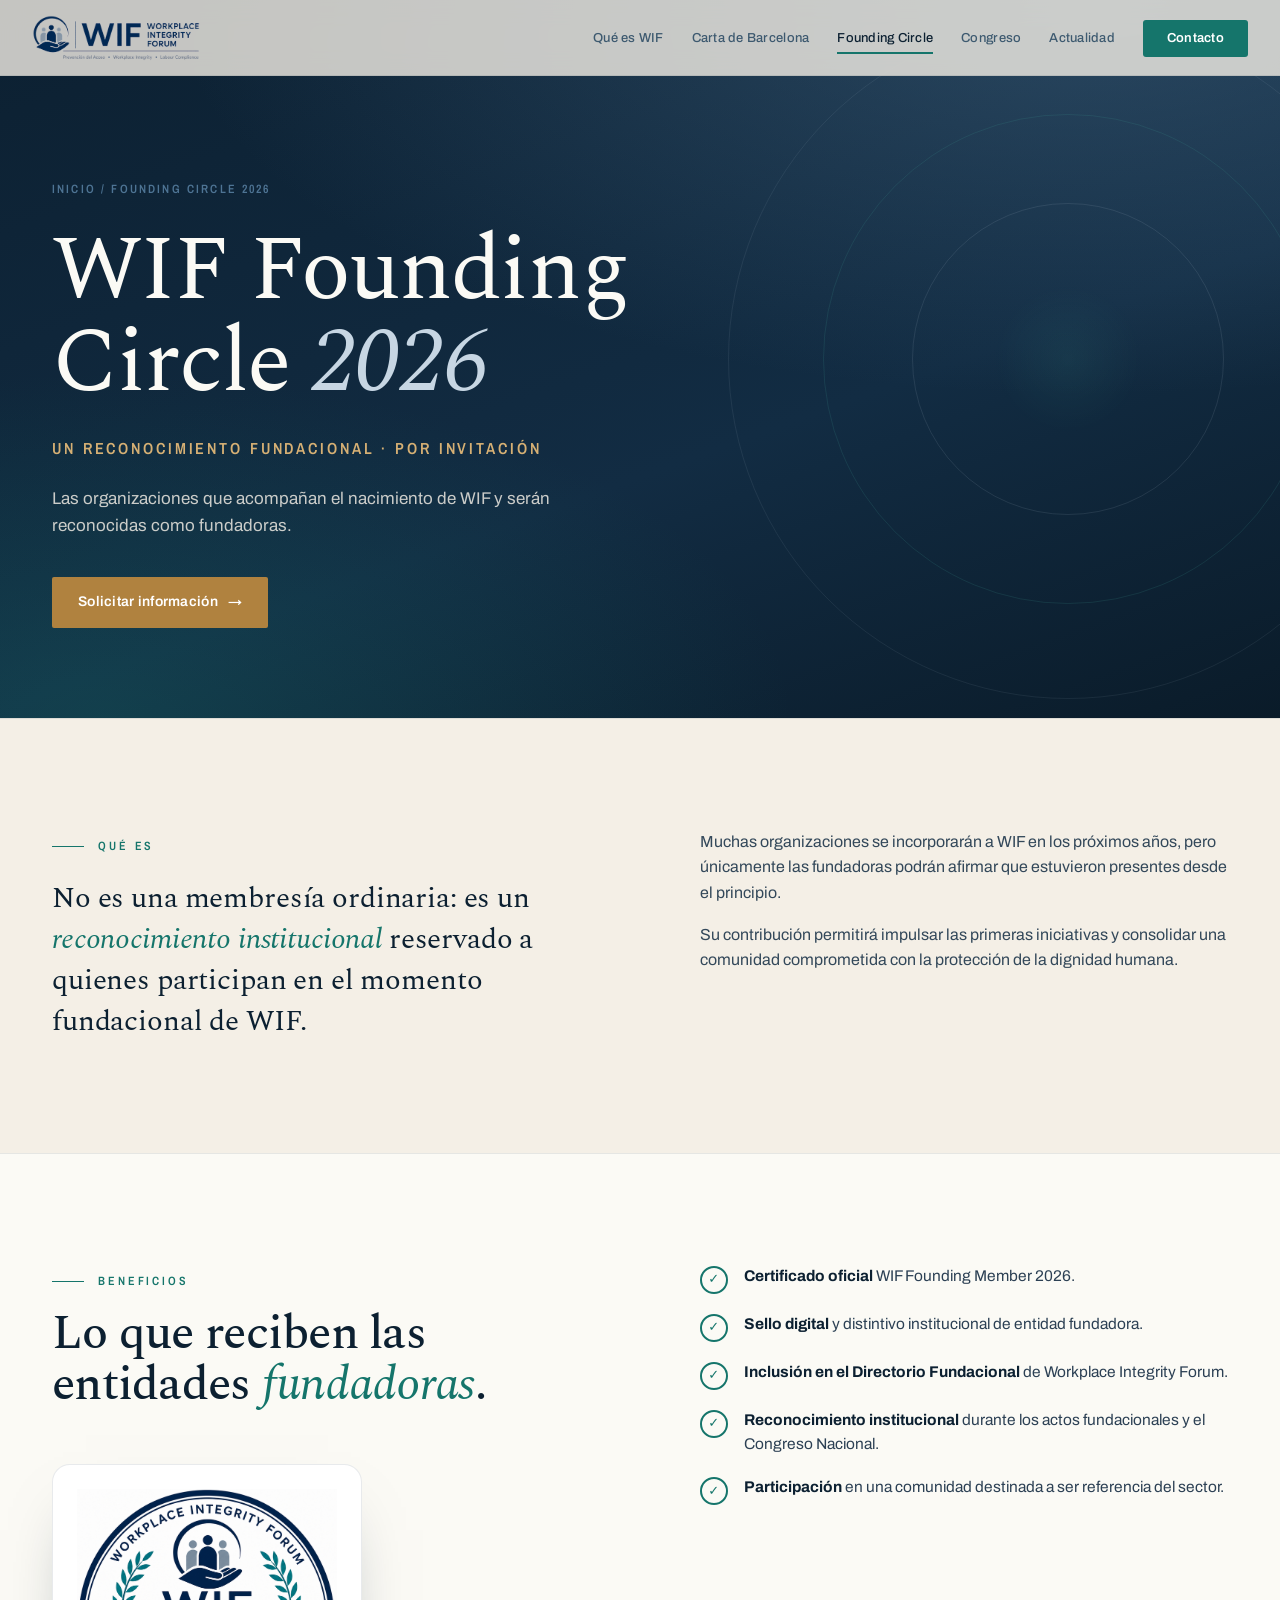
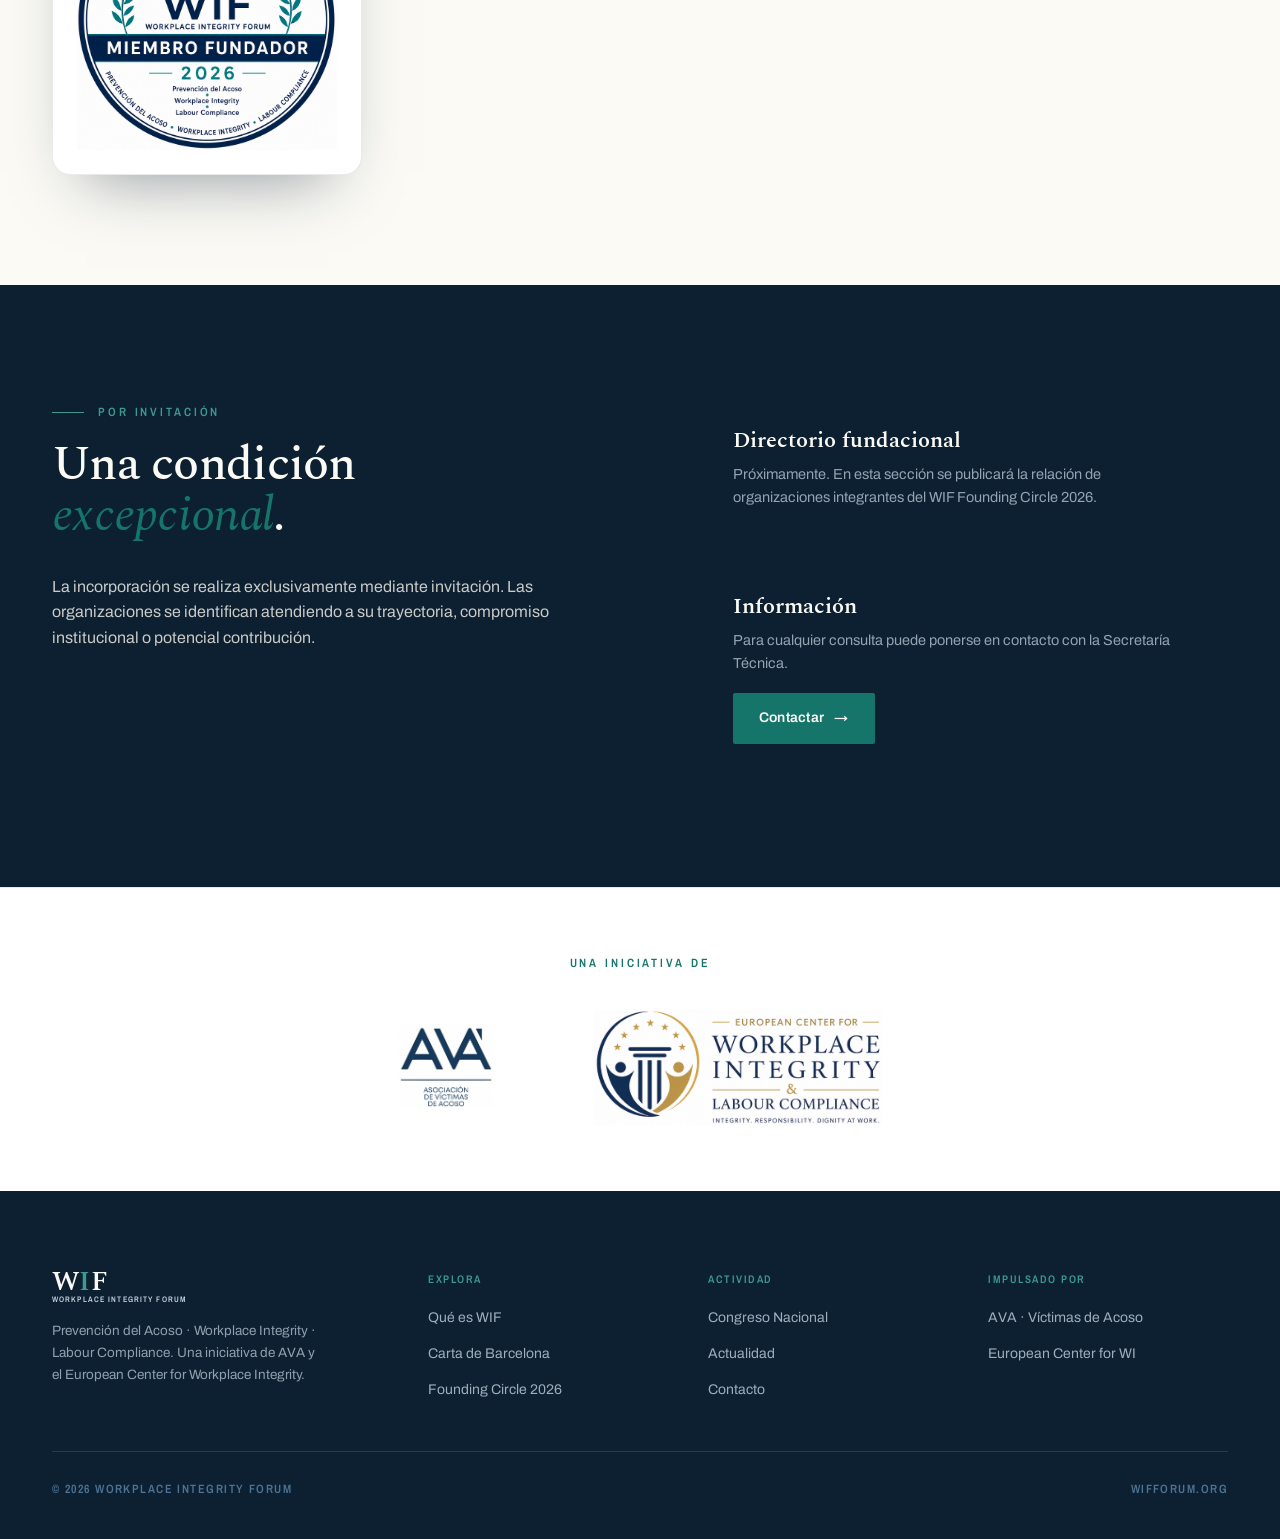
<file: founding-circle.html>
<!DOCTYPE html>
<html lang="es">
<head>
<meta charset="UTF-8">
<meta name="viewport" content="width=device-width, initial-scale=1.0">
<title>WIF Founding Circle 2026 | Organizaciones fundadoras</title>
<meta name="description" content="El WIF Founding Circle 2026 reúne a las organizaciones fundadoras de Workplace Integrity Forum. Reconocimiento institucional reservado a quienes acompañan su etapa fundacional. Por invitación.">
<link rel="canonical" href="https://www.wifforum.org/founding-circle.html">
<meta name="robots" content="index, follow">
<meta name="theme-color" content="#0C2031">
<meta property="og:type" content="website">
<meta property="og:site_name" content="Workplace Integrity Forum">
<meta property="og:locale" content="es_ES">
<meta property="og:title" content="WIF Founding Circle 2026">
<meta property="og:description" content="Las organizaciones fundadoras de Workplace Integrity Forum. Reconocimiento institucional por invitación.">
<meta property="og:url" content="https://www.wifforum.org/founding-circle.html">
<meta property="og:image" content="https://www.wifforum.org/assets/img/og-image.jpg">
<meta name="twitter:card" content="summary_large_image">
<link rel="icon" href="assets/img/favicon.png" type="image/png">
<link rel="preconnect" href="https://fonts.googleapis.com">
<link rel="preconnect" href="https://fonts.gstatic.com" crossorigin>
<link href="https://fonts.googleapis.com/css2?family=Spectral:ital,wght@0,300;0,400;0,500;0,600;0,700;1,400;1,500;1,600&family=Archivo:wght@400;500;600;700&family=Archivo+Narrow:wght@500;600;700&display=swap" rel="stylesheet">
<link rel="stylesheet" href="assets/css/styles.css">
<script type="application/ld+json">
{"@context":"https://schema.org","@type":"WebPage","name":"WIF Founding Circle 2026","url":"https://www.wifforum.org/founding-circle.html","publisher":{"@type":"Organization","name":"Workplace Integrity Forum","alternateName":"WIF"}}
</script>
</head>
<body>
<div class="scroll-progress"></div>

<!-- ===== LOGO ===== -->
<header class="site-header">
  <a class="lockup" href="index.html" aria-label="Workplace Integrity Forum — Inicio">
    <img class="logo-img" src="assets/img/wif-logo-trans.png" alt="Workplace Integrity Forum" width="172" height="47">
  </a>
  <button class="nav-toggle" aria-label="Abrir menú" aria-expanded="false"><span></span><span></span><span></span></button>
  <nav class="main-nav" aria-label="Navegación principal">
    <a href="que-es-wif.html">Qué es WIF</a>
    <a href="carta-de-barcelona.html">Carta de Barcelona</a>
    <a href="founding-circle.html" class="active">Founding Circle</a>
    <a href="congreso.html">Congreso</a>
    <a href="actualidad.html">Actualidad</a>
    <a class="nav-cta" href="contacto.html">Contacto</a>
  </nav>
</header>

<main>
  <section class="page-hero">
    <div class="hero-arcs"><span></span><span></span><span></span><span></span></div>
    <div class="wrap">
      <p class="crumb fade">Inicio / Founding Circle 2026</p>
      <h1 class="fade" style="transition-delay:.05s">WIF Founding<br>Circle <em>2026</em></h1>
      <p class="kicker fade" style="transition-delay:.1s">Un reconocimiento fundacional · por invitación</p>
      <p class="intro fade" style="transition-delay:.16s">Las organizaciones que acompañan el nacimiento de WIF y serán reconocidas como fundadoras.</p>
      <div class="cta fade" style="transition-delay:.22s"><a class="btn btn-brass" href="contacto.html">Solicitar información <span class="arr">→</span></a></div>
    </div>
  </section>

  <section class="block">
    <div class="wrap split top">
      <div class="fade">
        <span class="eyebrow" style="margin-bottom:22px;">Qué es</span>
        <p class="lede">No es una membresía ordinaria: es un <em>reconocimiento institucional</em> reservado a quienes participan en el momento fundacional de WIF.</p>
      </div>
      <div class="fade" style="transition-delay:.1s">
        <p class="body">Muchas organizaciones se incorporarán a WIF en los próximos años, pero únicamente las fundadoras podrán afirmar que estuvieron presentes desde el principio.</p>
        <p class="body">Su contribución permitirá impulsar las primeras iniciativas y consolidar una comunidad comprometida con la protección de la dignidad humana.</p>
      </div>
    </div>
  </section>

  <section class="block alt">
    <div class="wrap">
      <div class="split top">
        <div class="fade">
          <span class="eyebrow" style="margin-bottom:18px;">Beneficios</span>
          <h2 class="sec-title">Lo que reciben las entidades <em>fundadoras</em>.</h2>
          <div class="mt-l" style="display:flex;justify-content:flex-start;">
            <figure class="seal-card">
              <img src="assets/img/sello-fundador-circular.png" alt="Sello WIF Miembro Fundador 2026" width="700" height="701">
            </figure>
          </div>
        </div>
        <div class="fade" style="transition-delay:.1s">
          <div class="checklist">
            <div class="check"><span class="mk">✓</span><p><b>Certificado oficial</b> WIF Founding Member 2026.</p></div>
            <div class="check"><span class="mk">✓</span><p><b>Sello digital</b> y distintivo institucional de entidad fundadora.</p></div>
            <div class="check"><span class="mk">✓</span><p><b>Inclusión en el Directorio Fundacional</b> de Workplace Integrity Forum.</p></div>
            <div class="check"><span class="mk">✓</span><p><b>Reconocimiento institucional</b> durante los actos fundacionales y el Congreso Nacional.</p></div>
            <div class="check"><span class="mk">✓</span><p><b>Participación</b> en una comunidad destinada a ser referencia del sector.</p></div>
          </div>
        </div>
      </div>
    </div>
  </section>

  <section class="block ink">
    <div class="wrap split top">
      <div class="fade">
        <span class="eyebrow light" style="margin-bottom:18px;">Por invitación</span>
        <h2 class="sec-title">Una condición <em>excepcional</em>.</h2>
        <p class="body light mt-m">La incorporación se realiza exclusivamente mediante invitación. Las organizaciones se identifican atendiendo a su trayectoria, compromiso institucional o potencial contribución.</p>
      </div>
      <div class="fade" style="transition-delay:.1s">
        <div class="card dark">
          <h4>Directorio fundacional</h4>
          <p>Próximamente. En esta sección se publicará la relación de organizaciones integrantes del WIF Founding Circle 2026.</p>
        </div>
        <div class="card dark mt-s">
          <h4>Información</h4>
          <p>Para cualquier consulta puede ponerse en contacto con la Secretaría Técnica.</p>
          <div class="btn-row mt-s"><a class="btn btn-primary" href="contacto.html">Contactar <span class="arr">→</span></a></div>
        </div>
      </div>
    </div>
  </section>
</main>

<!-- ===== INICIATIVA DE ===== -->
<section class="partners">
  <div class="wrap">
    <p class="partners-label">Una iniciativa de</p>
    <div class="partners-logos">
      <a href="https://www.victimasacoso.com" target="_blank" rel="noopener" aria-label="AVA · Asociación de Víctimas de Acoso">
        <img class="p-ava" src="assets/img/logo-ava.png" alt="AVA — Asociación de Víctimas de Acoso" width="405" height="354">
      </a>
      <a href="https://www.workplacecompliance.eu" target="_blank" rel="noopener" aria-label="European Center for Workplace Integrity &amp; Labour Compliance">
        <img class="p-ecc" src="assets/img/logo-european-center.png" alt="European Center for Workplace Integrity &amp; Labour Compliance" width="700" height="282">
      </a>
    </div>
  </div>
</section>

<footer class="site-footer">
  <div class="wrap">
    <div class="top">
      <div>
        <a class="lockup on-dark" href="index.html" aria-label="Workplace Integrity Forum"><span class="wm"><span class="wif">W<b>I</b>F</span><span class="full">Workplace Integrity Forum</span></span></a>
        <p class="blurb">Prevención del Acoso · Workplace Integrity · Labour Compliance. Una iniciativa de AVA y el European Center for Workplace Integrity.</p>
      </div>
      <div><h5>Explora</h5><ul><li><a href="que-es-wif.html">Qué es WIF</a></li><li><a href="carta-de-barcelona.html">Carta de Barcelona</a></li><li><a href="founding-circle.html">Founding Circle 2026</a></li></ul></div>
      <div><h5>Actividad</h5><ul><li><a href="congreso.html">Congreso Nacional</a></li><li><a href="actualidad.html">Actualidad</a></li><li><a href="contacto.html">Contacto</a></li></ul></div>
      <div><h5>Impulsado por</h5><ul><li><a href="https://www.victimasacoso.com" target="_blank" rel="noopener">AVA · Víctimas de Acoso</a></li><li><a href="https://www.workplacecompliance.eu" target="_blank" rel="noopener">European Center for WI</a></li></ul></div>
    </div>
    <div class="bottom"><span>© 2026 Workplace Integrity Forum</span><span>WIFFORUM.ORG</span></div>
  </div>
</footer>
<script src="assets/js/main.js"></script>
</body>
</html>
</file>
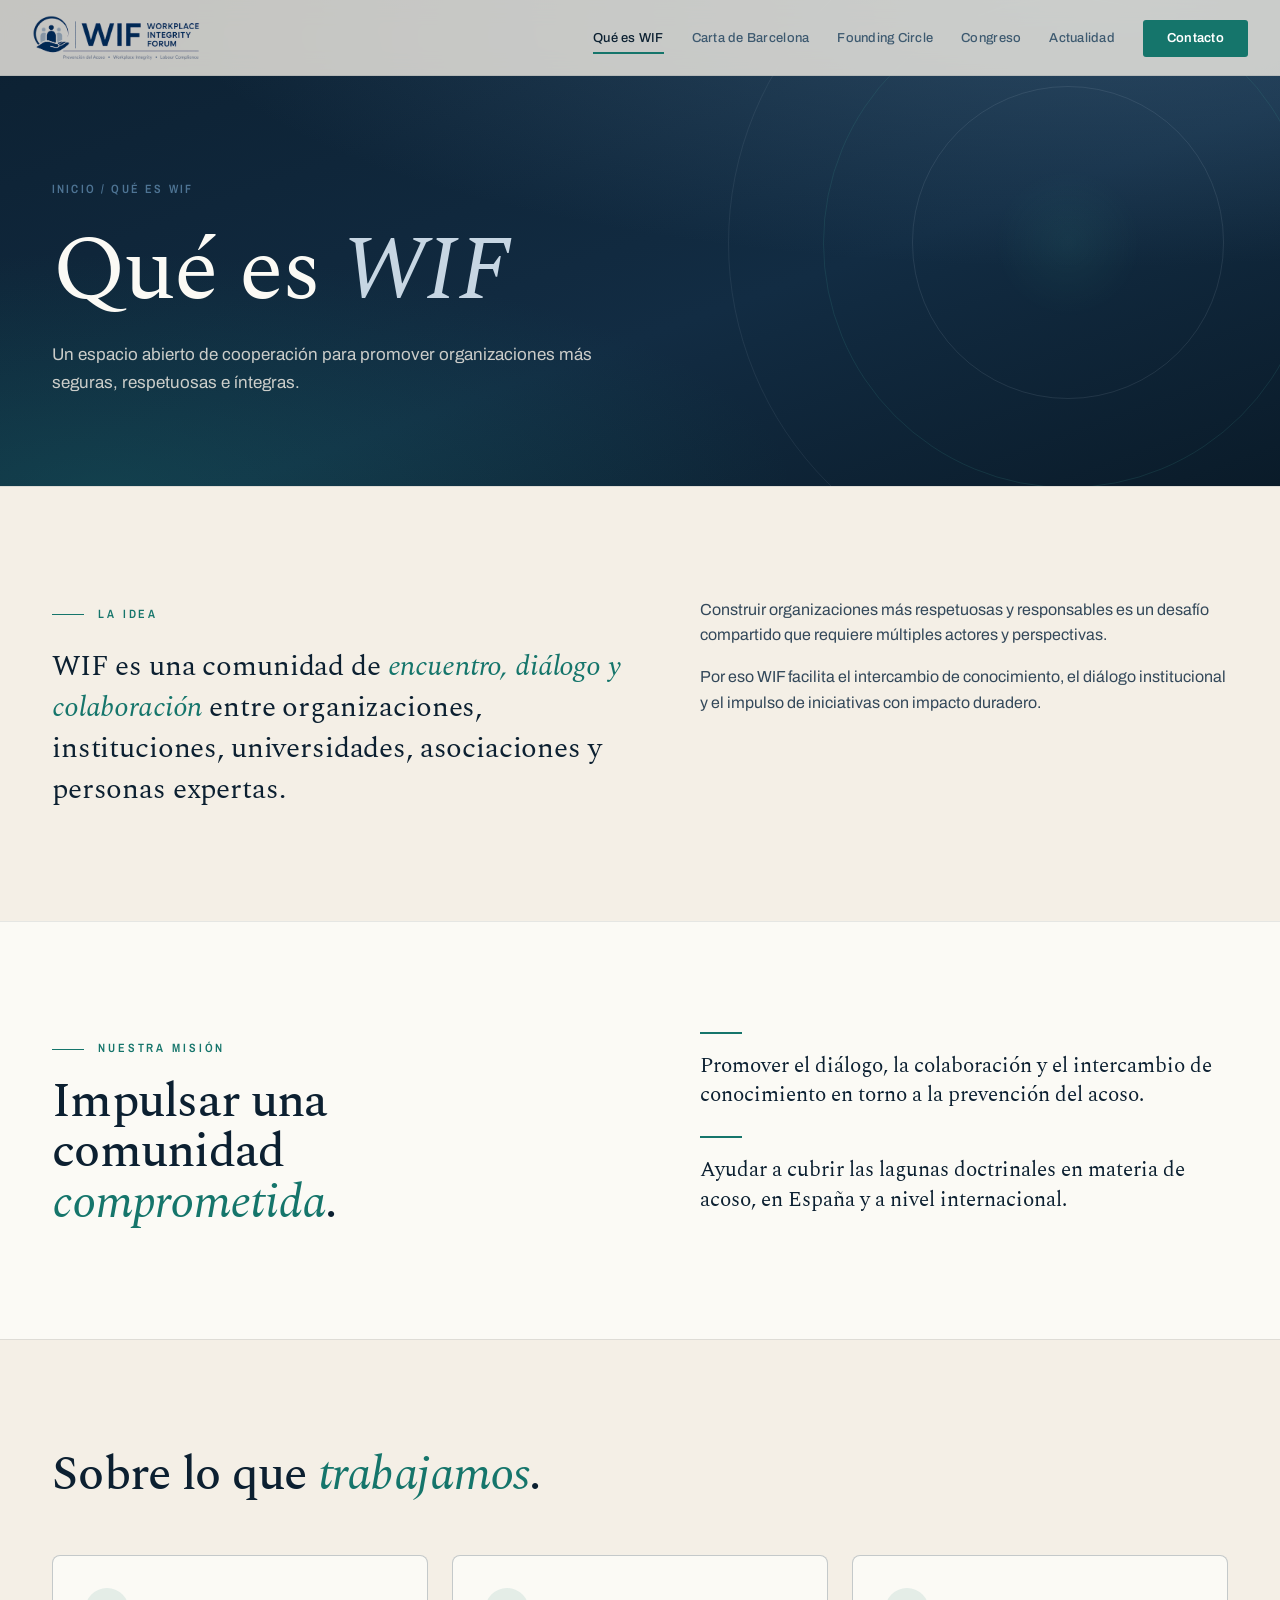
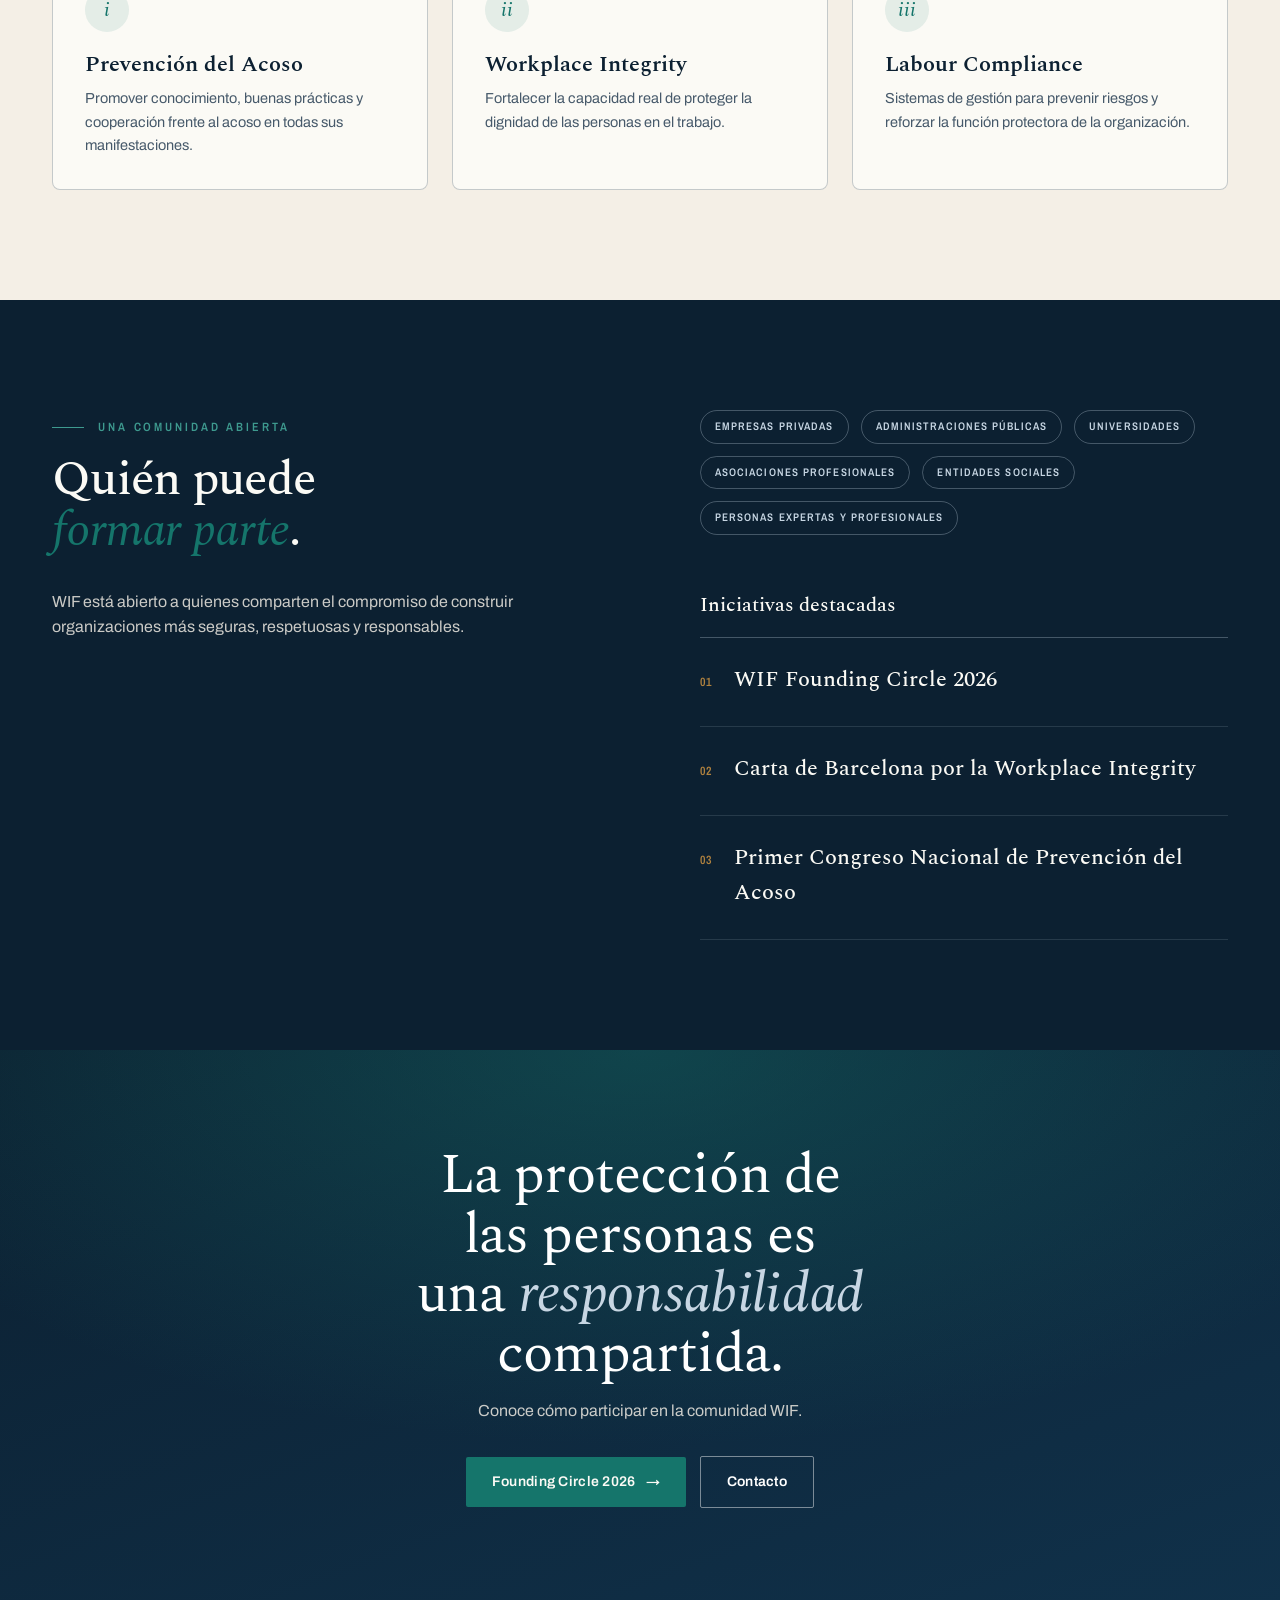
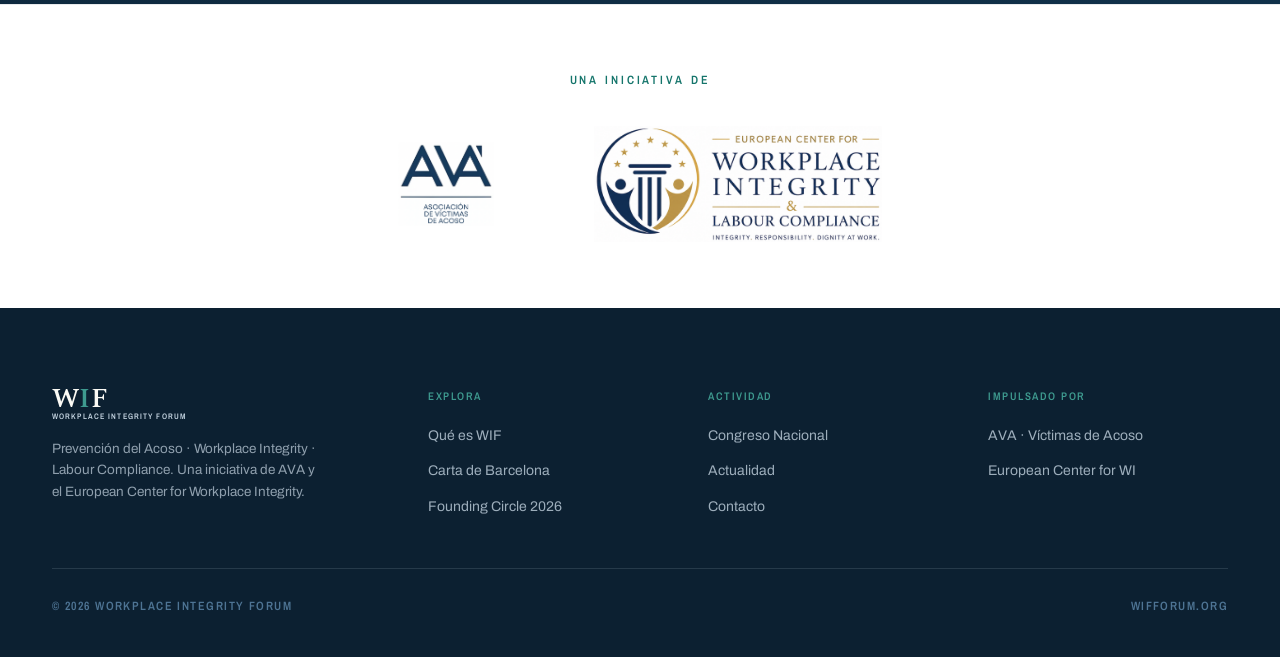
<file: que-es-wif.html>
<!DOCTYPE html>
<html lang="es">
<head>
<meta charset="UTF-8">
<meta name="viewport" content="width=device-width, initial-scale=1.0">
<title>Qué es WIF | Workplace Integrity Forum</title>
<meta name="description" content="Workplace Integrity Forum (WIF) es una comunidad de encuentro, diálogo y colaboración para la prevención del acoso, la Workplace Integrity y el Labour Compliance. Conoce su misión y pilares.">
<link rel="canonical" href="https://www.wifforum.org/que-es-wif.html">
<meta name="robots" content="index, follow">
<meta name="theme-color" content="#0C2031">
<meta property="og:type" content="website">
<meta property="og:site_name" content="Workplace Integrity Forum">
<meta property="og:locale" content="es_ES">
<meta property="og:title" content="Qué es WIF — Workplace Integrity Forum">
<meta property="og:description" content="Comunidad de encuentro, diálogo y colaboración para la prevención del acoso y la dignidad en el trabajo.">
<meta property="og:url" content="https://www.wifforum.org/que-es-wif.html">
<meta property="og:image" content="https://www.wifforum.org/assets/img/og-image.jpg">
<meta name="twitter:card" content="summary_large_image">
<link rel="icon" href="assets/img/favicon.png" type="image/png">
<link rel="preconnect" href="https://fonts.googleapis.com">
<link rel="preconnect" href="https://fonts.gstatic.com" crossorigin>
<link href="https://fonts.googleapis.com/css2?family=Spectral:ital,wght@0,300;0,400;0,500;0,600;0,700;1,400;1,500;1,600&family=Archivo:wght@400;500;600;700&family=Archivo+Narrow:wght@500;600;700&display=swap" rel="stylesheet">
<link rel="stylesheet" href="assets/css/styles.css">
<script type="application/ld+json">
{"@context":"https://schema.org","@type":"AboutPage","name":"Qué es Workplace Integrity Forum","url":"https://www.wifforum.org/que-es-wif.html","about":{"@type":"Organization","name":"Workplace Integrity Forum","alternateName":"WIF"}}
</script>
</head>
<body>
<div class="scroll-progress"></div>

<!-- ===== LOGO ===== -->
<header class="site-header">
  <a class="lockup" href="index.html" aria-label="Workplace Integrity Forum — Inicio">
    <img class="logo-img" src="assets/img/wif-logo-trans.png" alt="Workplace Integrity Forum" width="172" height="47">
  </a>
  <button class="nav-toggle" aria-label="Abrir menú" aria-expanded="false"><span></span><span></span><span></span></button>
  <nav class="main-nav" aria-label="Navegación principal">
    <a href="que-es-wif.html" class="active">Qué es WIF</a>
    <a href="carta-de-barcelona.html">Carta de Barcelona</a>
    <a href="founding-circle.html">Founding Circle</a>
    <a href="congreso.html">Congreso</a>
    <a href="actualidad.html">Actualidad</a>
    <a class="nav-cta" href="contacto.html">Contacto</a>
  </nav>
</header>

<main>
  <section class="page-hero">
    <div class="hero-arcs"><span></span><span></span><span></span><span></span></div>
    <div class="wrap">
      <p class="crumb fade">Inicio / Qué es WIF</p>
      <h1 class="fade" style="transition-delay:.05s">Qué es <em>WIF</em></h1>
      <p class="intro fade" style="transition-delay:.12s">Un espacio abierto de cooperación para promover organizaciones más seguras, respetuosas e íntegras.</p>
    </div>
  </section>

  <section class="block">
    <div class="wrap split top">
      <div class="fade">
        <span class="eyebrow" style="margin-bottom:22px;">La idea</span>
        <p class="lede">WIF es una comunidad de <em>encuentro, diálogo y colaboración</em> entre organizaciones, instituciones, universidades, asociaciones y personas expertas.</p>
      </div>
      <div class="fade" style="transition-delay:.1s">
        <p class="body">Construir organizaciones más respetuosas y responsables es un desafío compartido que requiere múltiples actores y perspectivas.</p>
        <p class="body">Por eso WIF facilita el intercambio de conocimiento, el diálogo institucional y el impulso de iniciativas con impacto duradero.</p>
      </div>
    </div>
  </section>

  <section class="block alt">
    <div class="wrap">
      <div class="split top">
        <div class="fade">
          <span class="eyebrow" style="margin-bottom:18px;">Nuestra misión</span>
          <h2 class="sec-title">Impulsar una comunidad <em>comprometida</em>.</h2>
        </div>
        <div class="fade" style="transition-delay:.1s">
          <div class="principle" style="margin-bottom:26px;"><p>Promover el diálogo, la colaboración y el intercambio de conocimiento en torno a la prevención del acoso.</p></div>
          <div class="principle"><p>Ayudar a cubrir las lagunas doctrinales en materia de acoso, en España y a nivel internacional.</p></div>
        </div>
      </div>
    </div>
  </section>

  <section class="block">
    <div class="wrap">
      <div class="sec-head"><div><h2 class="sec-title fade">Sobre lo que <em>trabajamos</em>.</h2></div></div>
      <div class="grid g-3">
        <article class="card fade"><div class="ico">i</div><h4>Prevención del Acoso</h4><p>Promover conocimiento, buenas prácticas y cooperación frente al acoso en todas sus manifestaciones.</p></article>
        <article class="card fade" style="transition-delay:.08s"><div class="ico">ii</div><h4>Workplace Integrity</h4><p>Fortalecer la capacidad real de proteger la dignidad de las personas en el trabajo.</p></article>
        <article class="card fade" style="transition-delay:.16s"><div class="ico">iii</div><h4>Labour Compliance</h4><p>Sistemas de gestión para prevenir riesgos y reforzar la función protectora de la organización.</p></article>
      </div>
    </div>
  </section>

  <section class="block ink">
    <div class="wrap">
      <div class="split top">
        <div class="fade">
          <span class="eyebrow light" style="margin-bottom:18px;">Una comunidad abierta</span>
          <h2 class="sec-title">Quién puede <em>formar parte</em>.</h2>
          <p class="body light mt-m">WIF está abierto a quienes comparten el compromiso de construir organizaciones más seguras, respetuosas y responsables.</p>
        </div>
        <div class="fade" style="transition-delay:.1s">
          <div class="chips" style="gap:12px;">
            <span class="chip">Empresas privadas</span><span class="chip">Administraciones públicas</span>
            <span class="chip">Universidades</span><span class="chip">Asociaciones profesionales</span>
            <span class="chip">Entidades sociales</span><span class="chip">Personas expertas y profesionales</span>
          </div>
          <div class="mt-l">
            <h4 style="font-family:var(--serif);font-weight:500;font-size:20px;color:var(--cloud);margin-bottom:16px;">Iniciativas destacadas</h4>
            <div class="pillars">
              <div class="pillar"><span class="k">01</span><div><h4>WIF Founding Circle 2026</h4></div></div>
              <div class="pillar"><span class="k">02</span><div><h4>Carta de Barcelona por la Workplace Integrity</h4></div></div>
              <div class="pillar"><span class="k">03</span><div><h4>Primer Congreso Nacional de Prevención del Acoso</h4></div></div>
            </div>
          </div>
        </div>
      </div>
    </div>
  </section>

  <section class="cta-band">
    <div class="wrap fade">
      <h2>La protección de las personas es una <em>responsabilidad</em> compartida.</h2>
      <p>Conoce cómo participar en la comunidad WIF.</p>
      <div class="btn-row"><a class="btn btn-primary" href="founding-circle.html">Founding Circle 2026 <span class="arr">→</span></a><a class="btn btn-ghost light" href="contacto.html">Contacto</a></div>
    </div>
  </section>
</main>

<!-- ===== INICIATIVA DE ===== -->
<section class="partners">
  <div class="wrap">
    <p class="partners-label">Una iniciativa de</p>
    <div class="partners-logos">
      <a href="https://www.victimasacoso.com" target="_blank" rel="noopener" aria-label="AVA · Asociación de Víctimas de Acoso">
        <img class="p-ava" src="assets/img/logo-ava.png" alt="AVA — Asociación de Víctimas de Acoso" width="405" height="354">
      </a>
      <a href="https://www.workplacecompliance.eu" target="_blank" rel="noopener" aria-label="European Center for Workplace Integrity &amp; Labour Compliance">
        <img class="p-ecc" src="assets/img/logo-european-center.png" alt="European Center for Workplace Integrity &amp; Labour Compliance" width="700" height="282">
      </a>
    </div>
  </div>
</section>

<footer class="site-footer">
  <div class="wrap">
    <div class="top">
      <div>
        <a class="lockup on-dark" href="index.html" aria-label="Workplace Integrity Forum"><span class="wm"><span class="wif">W<b>I</b>F</span><span class="full">Workplace Integrity Forum</span></span></a>
        <p class="blurb">Prevención del Acoso · Workplace Integrity · Labour Compliance. Una iniciativa de AVA y el European Center for Workplace Integrity.</p>
      </div>
      <div><h5>Explora</h5><ul><li><a href="que-es-wif.html">Qué es WIF</a></li><li><a href="carta-de-barcelona.html">Carta de Barcelona</a></li><li><a href="founding-circle.html">Founding Circle 2026</a></li></ul></div>
      <div><h5>Actividad</h5><ul><li><a href="congreso.html">Congreso Nacional</a></li><li><a href="actualidad.html">Actualidad</a></li><li><a href="contacto.html">Contacto</a></li></ul></div>
      <div><h5>Impulsado por</h5><ul><li><a href="https://www.victimasacoso.com" target="_blank" rel="noopener">AVA · Víctimas de Acoso</a></li><li><a href="https://www.workplacecompliance.eu" target="_blank" rel="noopener">European Center for WI</a></li></ul></div>
    </div>
    <div class="bottom"><span>© 2026 Workplace Integrity Forum</span><span>WIFFORUM.ORG</span></div>
  </div>
</footer>
<script src="assets/js/main.js"></script>
</body>
</html>
</file>
<file: assets/css/styles.css>
/* ===========================================================
   WORKPLACE INTEGRITY FORUM — Sistema de estilos
   Institucional · editorial · moderno
   =========================================================== */

:root{
  --ink:#0C2031; --navy:#163A57; --steel:#4E7494; --mist:#C7D6E3;
  --teal:#15756B; --teal-soft:#3E9A8F; --brass:#B0823F; --brass-soft:#D6B074;
  --paper:#F4EFE6; --cloud:#FBFAF5;
  --line:#2336471a; --line-strong:#23364740;
  --maxw:1240px;
  --serif:"Spectral",Georgia,serif;
  --sans:"Archivo",system-ui,sans-serif;
  --narrow:"Archivo Narrow","Archivo",sans-serif;
  --r:8px;
  /* Escala z-index semántica */
  --z-header:100;
  --z-nav-drawer:110;
  --z-nav-toggle:120;
  --z-progress:140;
}

*{box-sizing:border-box;margin:0;padding:0;}
html{scroll-behavior:smooth;}
body{
  font-family:var(--sans);background:var(--paper);color:var(--ink);
  line-height:1.6;-webkit-font-smoothing:antialiased;overflow-x:hidden;
}
::selection{background:var(--teal);color:var(--cloud);}
img{max-width:100%;display:block;}
a{color:inherit;}

.wrap{max-width:var(--maxw);margin:0 auto;padding:0 32px;}
.scroll-progress{position:fixed;top:0;left:0;height:2px;background:var(--teal);z-index:var(--z-progress);width:0;}

/* ---------- Reveal animation ----------
   El contenido es visible por defecto (sin JS, lectores, print, crawlers).
   El revelado solo se activa cuando JS marca <html class="js">. */
.fade{opacity:1;}
.js .fade{opacity:0;transform:translateY(26px);transition:opacity .9s cubic-bezier(.2,.7,.2,1),transform .9s cubic-bezier(.2,.7,.2,1);}
.js .fade.in{opacity:1;transform:none;}

/* ---------- Header / Nav ---------- */
.site-header{
  position:fixed;top:0;left:0;right:0;z-index:var(--z-header);
  display:flex;align-items:center;justify-content:space-between;
  padding:15px 32px;
  transition:transform .4s ease;
}
/* Fondo y blur en un pseudo-elemento: si el blur viviera en el .site-header,
   este se volvería el containing block de su .main-nav fixed y rompería el
   menú móvil (el inset:0 se resolvería contra el header, no el viewport). */
.site-header::before{
  content:"";position:absolute;inset:0;z-index:-1;
  backdrop-filter:blur(12px);
  background:color-mix(in srgb,var(--paper) 80%,transparent);
  border-bottom:1px solid var(--line);
  transition:background .3s ease;
}
.site-header.hidden{transform:translateY(-100%);}
.lockup{display:inline-flex;align-items:center;gap:12px;text-decoration:none;}
.lockup .glyph{width:42px;height:42px;flex:none;}
.lockup .wm{line-height:.82;}
.lockup .wif{font-family:var(--serif);font-weight:600;font-size:27px;letter-spacing:.01em;display:block;color:var(--ink);}
.lockup .wif b{color:var(--teal);font-weight:600;}
.lockup .full{font-family:var(--narrow);font-weight:600;text-transform:uppercase;letter-spacing:.14em;font-size:8px;display:block;margin-top:3px;color:var(--navy);}
.lockup.on-dark .wif{color:var(--cloud);} .lockup.on-dark .wif b{color:var(--teal-soft);} .lockup.on-dark .full{color:var(--mist);}

.main-nav{display:flex;align-items:center;gap:28px;}
.main-nav a{font-family:var(--sans);font-size:13px;font-weight:500;letter-spacing:.02em;text-decoration:none;color:var(--navy);opacity:.78;transition:opacity .2s,color .2s;position:relative;padding:4px 0;}
.main-nav a:hover{opacity:1;color:var(--teal);}
.main-nav a.active{opacity:1;color:var(--ink);}
.main-nav a.active::after{content:"";position:absolute;left:0;bottom:-2px;width:100%;height:2px;background:var(--teal);}

.main-nav a.nav-cta{font-family:var(--sans);font-weight:600;font-size:13px;background:var(--teal);color:#fff;opacity:1;padding:12px 24px;border-radius:3px;text-decoration:none;transition:background .25s,transform .2s;white-space:nowrap;line-height:1;}
.main-nav a.nav-cta:hover{background:#0f5d55;color:#fff;opacity:1;transform:translateY(-1px);}
.main-nav a.nav-cta.active{color:#fff;}
.main-nav a.nav-cta.active::after{display:none;}

.nav-toggle{display:none;background:none;border:none;cursor:pointer;flex-direction:column;gap:5px;padding:8px;}
.nav-toggle span{width:24px;height:2px;background:var(--ink);transition:.3s;}

@media(max-width:1000px){
  .main-nav{position:fixed;inset:0 0 0 auto;width:min(320px,82vw);flex-direction:column;align-items:flex-start;justify-content:center;gap:22px;padding:40px;background:var(--ink);transform:translateX(100%);transition:transform .4s cubic-bezier(.2,.7,.2,1);z-index:var(--z-nav-drawer);}
  .main-nav.open{transform:translateX(0);}
  .main-nav a{color:var(--mist);font-size:18px;opacity:.9;}
  .main-nav a.active{color:#fff;}
  .main-nav a.active::after{display:none;}
  .nav-toggle{display:flex;z-index:var(--z-nav-toggle);}
  .nav-toggle.open span:nth-child(1){transform:translateY(7px) rotate(45deg);background:#fff;}
  .nav-toggle.open span:nth-child(2){opacity:0;}
  .nav-toggle.open span:nth-child(3){transform:translateY(-7px) rotate(-45deg);background:#fff;}
}

/* ---------- Buttons ---------- */
.btn{font-family:var(--sans);font-weight:600;font-size:14px;letter-spacing:.02em;border:none;cursor:pointer;padding:14px 26px;border-radius:2px;display:inline-flex;align-items:center;gap:10px;text-decoration:none;transition:all .25s ease;}
.btn .arr{transition:transform .25s ease;}
.btn:hover .arr{transform:translateX(4px);}
.btn-primary{background:var(--teal);color:var(--cloud);}
.btn-primary:hover{background:#0f5d55;}
.btn-ink{background:var(--ink);color:var(--cloud);}
.btn-ink:hover{background:var(--navy);}
.btn-ghost{background:transparent;color:var(--ink);border:1.5px solid var(--ink);}
.btn-ghost:hover{background:var(--ink);color:var(--cloud);}
.btn-ghost.light{color:#fff;border-color:rgba(255,255,255,.45);}
.btn-ghost.light:hover{background:#fff;color:var(--ink);}
.btn-brass{background:var(--brass);color:#fff;}
.btn-brass:hover{background:#946a30;}
.btn-row{display:flex;gap:14px;flex-wrap:wrap;align-items:center;}

/* ---------- Generic typographic bits ---------- */
.eyebrow{font-family:var(--narrow);font-size:12px;letter-spacing:.24em;text-transform:uppercase;color:var(--teal);font-weight:600;display:inline-flex;align-items:center;gap:14px;}
.eyebrow::before{content:"";width:32px;height:1px;background:var(--teal);display:inline-block;}
.eyebrow.light{color:var(--teal-soft);} .eyebrow.light::before{background:var(--teal-soft);}

.sec-head{margin-bottom:54px;}
.sec-title{font-family:var(--serif);font-weight:500;font-size:clamp(28px,4vw,48px);line-height:1.06;letter-spacing:-.015em;max-width:20ch;text-wrap:balance;}
.sec-title em{font-style:italic;font-weight:400;color:var(--teal);}
.block.ink .sec-title{color:var(--cloud);}

.lede{font-family:var(--serif);font-weight:400;font-size:clamp(21px,2.5vw,29px);line-height:1.42;letter-spacing:-.005em;text-wrap:pretty;}
.lede em{font-style:italic;color:var(--teal);}
.body{font-size:16px;color:#33485a;max-width:62ch;text-wrap:pretty;}
.body.light{color:rgba(244,239,230,.82);}
.body + .body{margin-top:16px;}

.tagline-strip{display:flex;gap:14px;flex-wrap:wrap;align-items:center;font-family:var(--narrow);text-transform:uppercase;letter-spacing:.16em;font-size:12px;font-weight:600;color:var(--navy);}
.tagline-strip .dot{width:4px;height:4px;border-radius:50%;background:var(--brass);}
.tagline-strip.light{color:var(--mist);}

/* ---------- Section scaffolding ---------- */
.block{padding:110px 0;border-top:1px solid var(--line);}
.block.alt{background:var(--cloud);}
.block.ink{background:var(--ink);color:var(--paper);border-top:none;}
.block.tight{padding:80px 0;}

/* ---------- HERO (page) ---------- */
.page-hero{
  position:relative;overflow:hidden;color:var(--cloud);
  padding:180px 0 90px;
  background:
    radial-gradient(130% 100% at 85% 0%,rgba(78,116,148,.42) 0,transparent 55%),
    radial-gradient(90% 80% at 8% 100%,rgba(21,117,107,.28) 0,transparent 60%),
    linear-gradient(160deg,var(--ink) 0%,#122c43 60%,#0a1b29 100%);
}
.page-hero.tall{min-height:100vh;display:flex;flex-direction:column;justify-content:center;padding-top:200px;}
.hero-arcs{position:absolute;top:50%;right:-10%;transform:translateY(-50%);width:680px;height:680px;opacity:.5;pointer-events:none;}
.hero-arcs span{position:absolute;inset:0;margin:auto;border-radius:50%;border:1px solid rgba(199,214,227,.16);}
.hero-arcs span:nth-child(1){width:100%;height:100%;}
.hero-arcs span:nth-child(2){width:72%;height:72%;border-color:rgba(62,154,143,.34);}
.hero-arcs span:nth-child(3){width:46%;height:46%;border-color:rgba(199,214,227,.22);}
.hero-arcs span:nth-child(4){width:22%;height:22%;background:radial-gradient(circle,rgba(62,154,143,.2),transparent 70%);border:none;}
.page-hero .wrap{position:relative;z-index:2;}
.page-hero h1{font-family:var(--serif);font-weight:400;font-size:clamp(40px,7.2vw,96px);line-height:1.0;letter-spacing:-.02em;text-wrap:balance;}
.page-hero h1 em{font-style:italic;font-weight:400;color:var(--mist);}
.page-hero .kicker{font-family:var(--narrow);text-transform:uppercase;letter-spacing:.18em;font-size:clamp(12px,1.5vw,16px);color:var(--brass-soft);font-weight:600;margin-top:26px;}
.page-hero .intro{max-width:54ch;color:rgba(244,239,230,.82);font-size:17px;margin-top:24px;text-wrap:pretty;}
.page-hero .cta{margin-top:38px;display:flex;gap:14px;flex-wrap:wrap;}
.page-hero .crumb{font-family:var(--narrow);font-size:12px;letter-spacing:.18em;text-transform:uppercase;color:var(--steel);margin-bottom:26px;font-weight:600;}

/* ---------- Pillars / list rows ---------- */
.pillars{display:flex;flex-direction:column;border-top:1px solid var(--line-strong);}
.pillar{padding:24px 0;border-bottom:1px solid var(--line);display:grid;grid-template-columns:auto 1fr;gap:22px;align-items:baseline;}
.pillar .k{font-family:var(--narrow);font-size:12px;font-weight:600;color:var(--brass);letter-spacing:.1em;}
.pillar h4{font-family:var(--serif);font-weight:500;font-size:22px;margin-bottom:5px;}
.pillar p{font-size:14.5px;color:#46596a;}
.ink .pillar{border-color:rgba(199,214,227,.14);} .ink .pillars{border-color:rgba(199,214,227,.3);}
.ink .pillar p{color:rgba(199,214,227,.7);} .ink .pillar h4{color:var(--cloud);}

/* ---------- Grid helpers ---------- */
.grid{display:grid;gap:24px;}
.g-2{grid-template-columns:repeat(2,1fr);}
.g-3{grid-template-columns:repeat(3,1fr);}
.g-4{grid-template-columns:repeat(4,1fr);}
.split{display:grid;grid-template-columns:1.05fr .95fr;gap:64px;align-items:center;}
.split.top{align-items:start;}
@media(max-width:900px){.g-3,.g-4{grid-template-columns:repeat(2,1fr);}.split{grid-template-columns:1fr;gap:40px;}}
@media(max-width:600px){.g-2,.g-3,.g-4{grid-template-columns:1fr;}}

/* ---------- Cards ---------- */
.card{border:1px solid var(--line-strong);border-radius:var(--r);background:var(--cloud);padding:32px;transition:transform .3s ease,box-shadow .3s ease;}
.card:hover{transform:translateY(-5px);box-shadow:0 24px 50px -30px rgba(12,32,49,.4);}
.card .ico{width:44px;height:44px;border-radius:50%;display:flex;align-items:center;justify-content:center;background:rgba(21,117,107,.1);color:var(--teal);margin-bottom:20px;font-family:var(--serif);font-style:italic;font-size:20px;}
.card h4{font-family:var(--serif);font-weight:600;font-size:22px;margin-bottom:10px;line-height:1.15;}
.card p{font-size:14.5px;color:#46596a;}
.card.dark{background:var(--ink);color:var(--paper);border-color:transparent;}
.card.dark h4{color:var(--cloud);} .card.dark p{color:rgba(199,214,227,.72);}
.card.dark .ico{background:rgba(62,154,143,.18);color:var(--teal-soft);}

/* news / initiative card with image */
.ncard{border:1px solid var(--line-strong);border-radius:var(--r);overflow:hidden;background:#fff;transition:transform .3s ease,box-shadow .3s ease;text-decoration:none;color:inherit;display:flex;flex-direction:column;}
.ncard:hover{transform:translateY(-5px);box-shadow:0 24px 50px -30px rgba(12,32,49,.4);}
.ncard .ph{height:170px;position:relative;overflow:hidden;}
.ncard .ph img{position:absolute;inset:0;width:100%;height:100%;object-fit:cover;display:block;z-index:1;}
.ncard .ph::after{content:"";position:absolute;inset:0;z-index:1;background:radial-gradient(120% 120% at 80% 10%,rgba(62,154,143,.45),transparent 60%);}
.ncard .ph:has(img)::after{background:radial-gradient(120% 120% at 80% 10%,rgba(62,154,143,.16),transparent 62%);}
.ncard .ph .tag{position:absolute;top:14px;left:14px;z-index:2;font-family:var(--narrow);font-size:11px;letter-spacing:.1em;text-transform:uppercase;font-weight:600;color:#fff;background:rgba(12,32,49,.5);padding:5px 11px;border-radius:3px;backdrop-filter:blur(4px);}
.ncard .cb{padding:24px;flex:1;display:flex;flex-direction:column;}
.ncard .dt{font-family:var(--narrow);font-size:12px;font-weight:600;text-transform:uppercase;color:var(--teal);letter-spacing:.1em;}
.ncard h4{font-family:var(--serif);font-weight:600;font-size:21px;line-height:1.2;margin:9px 0 10px;}
.ncard p{font-size:13.5px;color:#46596a;flex:1;}
.ncard .more{margin-top:16px;font-family:var(--sans);font-weight:600;font-size:13px;color:var(--teal);display:inline-flex;gap:7px;align-items:center;}
.ph-navy{background:linear-gradient(150deg,#0c2031,#1c4a6b);}
.ph-teal{background:linear-gradient(135deg,#15756b,#163A57);}
.ph-steel{background:linear-gradient(135deg,#163A57,#4E7494);}
.ph-brass{background:linear-gradient(135deg,#8a6630,#B0823F);}

/* ---------- Chips ---------- */
.chips{display:flex;gap:10px;flex-wrap:wrap;}
.chip{font-family:var(--narrow);text-transform:uppercase;letter-spacing:.1em;font-size:11px;font-weight:600;padding:7px 14px;border-radius:40px;border:1px solid var(--line-strong);color:var(--navy);}
.chip.teal{background:rgba(21,117,107,.12);color:var(--teal);border-color:transparent;}
.chip.fill{background:var(--mist);border-color:transparent;}
.ink .chip{color:var(--mist);border-color:rgba(199,214,227,.3);}

/* ---------- Checklist ---------- */
.checklist{display:flex;flex-direction:column;gap:18px;}
.check{display:grid;grid-template-columns:auto 1fr;gap:16px;align-items:start;}
.check .mk{width:28px;height:28px;border-radius:50%;border:2px solid var(--teal);color:var(--teal);display:flex;align-items:center;justify-content:center;font-size:13px;flex:none;margin-top:2px;}
.check p{font-size:15.5px;color:#2c4054;}
.check p b{color:var(--ink);}
.ink .check p{color:rgba(199,214,227,.85);} .ink .check p b{color:#fff;}
.ink .check .mk{border-color:var(--teal-soft);color:var(--teal-soft);}

/* ---------- Stat / fact row ---------- */
.facts{display:grid;grid-template-columns:repeat(3,1fr);gap:0;border:1px solid var(--line-strong);border-radius:var(--r);overflow:hidden;}
.fact{padding:34px;border-right:1px solid var(--line);}
.fact:last-child{border-right:none;}
.fact .n{font-family:var(--serif);font-weight:500;font-size:clamp(34px,4vw,52px);line-height:1;color:var(--teal);}
.fact .l{font-size:13px;color:#46596a;margin-top:10px;letter-spacing:.02em;}
@media(max-width:700px){.facts{grid-template-columns:1fr;}.fact{border-right:none;border-bottom:1px solid var(--line);}.fact:last-child{border-bottom:none;}}

/* ---------- Badge (Founding Member) ---------- */
.badge{display:inline-flex;flex-direction:column;align-items:center;border:2px solid var(--brass);border-radius:10px;overflow:hidden;background:#fff;min-width:240px;}
.badge .top{display:flex;align-items:center;gap:12px;padding:18px 26px;}
.badge .top .wif{font-family:var(--serif);font-weight:700;font-size:34px;color:var(--navy);}
.badge .top .wif b{color:var(--teal);}
.badge .top small{font-family:var(--narrow);text-transform:uppercase;font-size:8.5px;letter-spacing:.1em;line-height:1.35;color:var(--navy);}
.badge .bot{width:100%;background:var(--navy);color:#fff;text-align:center;padding:11px;font-family:var(--narrow);text-transform:uppercase;letter-spacing:.22em;font-size:13px;font-weight:600;}
.badge .bot .yr{color:var(--brass-soft);letter-spacing:.32em;font-size:11px;display:block;margin-top:3px;}

/* ---------- Quote / principle ----------
   Sin barra lateral coloreada: una breve regla superior marca el principio. */
.principle{position:relative;padding-top:20px;}
.principle::before{content:"";position:absolute;top:0;left:0;width:42px;height:2px;background:var(--teal);}
.principle p{font-family:var(--serif);font-weight:400;font-size:21px;line-height:1.4;}
.principle.ink-on::before{background:var(--brass);}

/* ---------- Timeline (programa / agenda) ---------- */
.timeline{border-top:1px solid var(--line-strong);}
.tl{display:grid;grid-template-columns:140px 1fr;gap:28px;padding:26px 0;border-bottom:1px solid var(--line);}
.tl .when{font-family:var(--narrow);font-size:13px;font-weight:600;text-transform:uppercase;color:var(--teal);letter-spacing:.08em;padding-top:3px;}
.tl h4{font-family:var(--serif);font-weight:500;font-size:20px;margin-bottom:5px;}
.tl p{font-size:14px;color:#46596a;}
@media(max-width:600px){.tl{grid-template-columns:1fr;gap:6px;}}

/* ---------- CTA band ---------- */
.cta-band{position:relative;overflow:hidden;color:#fff;text-align:center;padding:96px 0;
  background:radial-gradient(120% 130% at 50% 0%,rgba(21,117,107,.4),transparent 55%),linear-gradient(160deg,var(--ink),#10314a);}
.cta-band h2{font-family:var(--serif);font-weight:400;font-size:clamp(30px,4.5vw,56px);line-height:1.06;letter-spacing:-.015em;max-width:18ch;margin:0 auto 14px;text-wrap:balance;}
.cta-band h2 em{font-style:italic;color:var(--mist);}
.cta-band p{color:rgba(244,239,230,.82);max-width:50ch;margin:0 auto 32px;font-size:16px;text-wrap:pretty;}
.cta-band .btn-row{justify-content:center;}

/* ---------- Contacto ---------- */
.contact-grid{display:grid;grid-template-columns:1.2fr .8fr;gap:60px;align-items:start;}
@media(max-width:860px){.contact-grid{grid-template-columns:1fr;gap:40px;}}
.contact-aside{background:var(--ink);color:var(--paper);border-radius:var(--r);padding:40px;}
.contact-aside h3{font-family:var(--serif);font-weight:500;font-size:24px;margin-bottom:22px;color:var(--cloud);}
.contact-aside .item{padding:16px 0;border-top:1px solid rgba(199,214,227,.16);}
.contact-aside .item .lab{font-family:var(--narrow);font-size:11px;font-weight:600;letter-spacing:.14em;text-transform:uppercase;color:var(--teal-soft);}
.contact-aside .item a,.contact-aside .item span{display:block;font-size:15px;color:var(--mist);text-decoration:none;margin-top:5px;}
.contact-aside .item a:hover{color:#fff;}

/* ---------- Logo strip / partners ---------- */
.partners{background:#fff;padding:66px 0;border-top:1px solid var(--line);}
.partners-label{font-family:var(--narrow);font-size:12px;font-weight:600;letter-spacing:.24em;text-transform:uppercase;
  color:var(--teal);text-align:center;margin-bottom:36px;}
.partners-logos{display:flex;align-items:center;justify-content:center;gap:clamp(40px,8vw,100px);flex-wrap:wrap;}
.partners-logos a{display:inline-flex;opacity:.94;transition:opacity .3s ease,transform .3s ease;}
.partners-logos a:hover{opacity:1;transform:translateY(-3px);}
.partners-logos img{display:block;width:100%;height:auto;}
.partners-logos .p-ava{width:96px;}
.partners-logos .p-ecc{width:288px;}
@media(max-width:560px){.partners-logos .p-ecc{width:214px;}.partners-logos .p-ava{width:78px;}}

/* ---------- Footer ---------- */
.site-footer{background:var(--ink);color:var(--mist);padding:80px 0 40px;}
.site-footer .top{display:grid;grid-template-columns:1.4fr 1fr 1fr 1fr;gap:40px;padding-bottom:50px;border-bottom:1px solid rgba(199,214,227,.14);}
@media(max-width:860px){.site-footer .top{grid-template-columns:1fr 1fr;gap:34px;}}
@media(max-width:520px){.site-footer .top{grid-template-columns:1fr;}}
.site-footer .blurb{font-size:13.5px;color:rgba(199,214,227,.7);max-width:34ch;margin-top:18px;}
.site-footer h5{font-family:var(--narrow);text-transform:uppercase;letter-spacing:.14em;font-size:11px;color:var(--teal-soft);margin-bottom:16px;font-weight:600;}
.site-footer ul{list-style:none;display:flex;flex-direction:column;gap:10px;}
.site-footer a{font-size:14px;color:rgba(199,214,227,.78);text-decoration:none;transition:color .2s;}
.site-footer a:hover{color:#fff;}
.site-footer .bottom{display:flex;justify-content:space-between;gap:20px;flex-wrap:wrap;padding-top:28px;font-family:var(--narrow);font-size:12px;font-weight:600;letter-spacing:.12em;text-transform:uppercase;color:var(--steel);}

/* utility */
.center{text-align:center;}
.mt-s{margin-top:18px;} .mt-m{margin-top:32px;} .mt-l{margin-top:54px;}
.maxw-narrow{max-width:760px;}
.maxw-narrow.center{margin-left:auto;margin-right:auto;}

/* ---------- Logo oficial (lockup como imagen) ---------- */
.lockup .logo-img{height:46px;width:auto;display:block;}
@media(max-width:640px){.lockup .logo-img{height:38px;}}
@media(max-width:380px){.lockup .logo-img{height:32px;}}

/* ---------- Sellos / distintivos enmarcados ---------- */
.seal-card{display:inline-flex;align-items:center;justify-content:center;background:#fff;
  border-radius:18px;padding:24px;border:1px solid var(--line);
  box-shadow:0 32px 64px -34px rgba(12,32,49,.5);}
.seal-card img{display:block;width:100%;height:auto;max-width:260px;}
.seal-feature .wrap{display:grid;grid-template-columns:auto 1fr;gap:60px;align-items:center;}
@media(max-width:760px){.seal-feature .wrap{grid-template-columns:1fr;gap:34px;justify-items:start;}}

/* ---------- Article (detalle de Actualidad) ---------- */
.article{max-width:760px;margin:0 auto;}
.article .lede{margin-bottom:6px;}
.article .body{max-width:none;}
.article .body + .body{margin-top:18px;}
.article h2{font-family:var(--serif);font-weight:500;font-size:clamp(23px,3vw,32px);line-height:1.12;letter-spacing:-.01em;margin:50px 0 18px;}
.article h2 em{font-style:italic;color:var(--teal);}
.article ul.dots{list-style:none;margin:22px 0;display:flex;flex-direction:column;gap:13px;}
.article ul.dots li{position:relative;padding-left:26px;font-size:16px;color:#33485a;line-height:1.5;}
.article ul.dots li::before{content:"";position:absolute;left:3px;top:9px;width:7px;height:7px;border-radius:50%;background:var(--teal);}
/* Pull quote sin barra lateral: regla superior breve en latón */
.article .pull{font-family:var(--serif);font-style:italic;font-weight:400;font-size:clamp(20px,2.4vw,26px);line-height:1.4;color:var(--navy);padding-top:22px;margin:38px 0;position:relative;text-wrap:pretty;}
.article .pull::before{content:"";position:absolute;top:0;left:0;width:48px;height:2px;background:var(--brass);}
.article-meta{font-family:var(--narrow);font-size:12px;font-weight:600;letter-spacing:.12em;text-transform:uppercase;color:var(--steel);margin-bottom:18px;display:flex;gap:14px;align-items:center;flex-wrap:wrap;}
.article-meta .tag-chip{color:var(--teal);}
.back-link{display:inline-flex;align-items:center;gap:8px;font-family:var(--sans);font-weight:600;font-size:14px;color:var(--teal);text-decoration:none;transition:gap .25s ease;}
.back-link:hover{gap:13px;}
.article-foot{max-width:760px;margin:54px auto 0;padding-top:30px;border-top:1px solid var(--line);}

/* ---------- Movimiento reducido ----------
   Respeta prefers-reduced-motion: sin desplazamientos ni revelados animados. */
@media (prefers-reduced-motion: reduce){
  *,*::before,*::after{
    animation-duration:.001ms!important;animation-iteration-count:1!important;
    transition-duration:.001ms!important;scroll-behavior:auto!important;
  }
  html{scroll-behavior:auto;}
  .js .fade{opacity:1;transform:none;}
}
</file>
